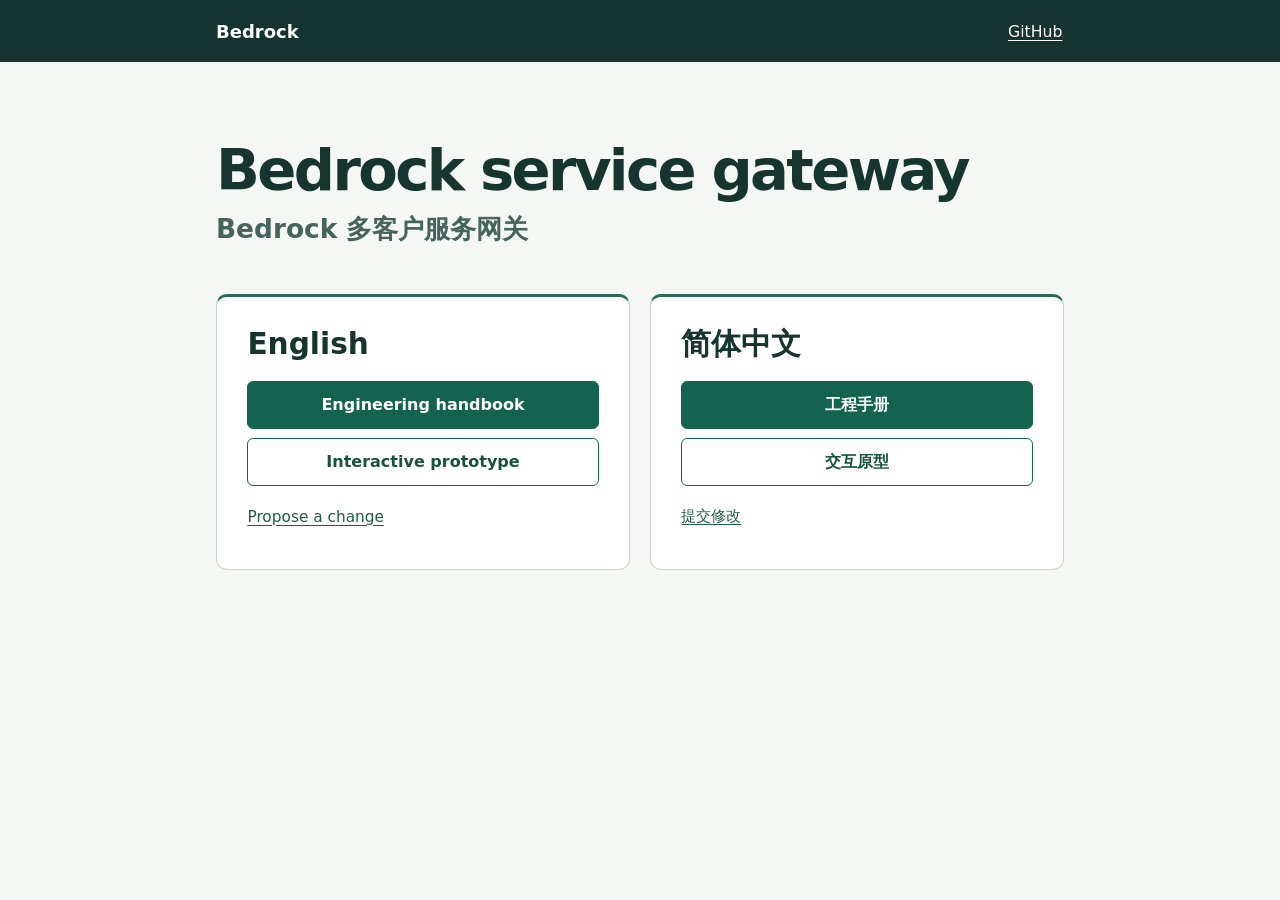
<file: projects/bedrock-gateway/index.html>
<!doctype html>
<html lang="en">
<head>
  <meta charset="utf-8">
  <meta name="viewport" content="width=device-width,initial-scale=1">
  <title>Bedrock gateway · English / 中文</title>
  <meta name="description" content="Open the Bedrock gateway engineering handbook and interactive prototype in English or Chinese.">
  <link rel="alternate" hreflang="en" href="https://bedrock-gateway-handbook.bright-bass-8857.chatgpt.site/en/">
  <link rel="alternate" hreflang="zh-CN" href="https://bedrock-gateway-handbook.bright-bass-8857.chatgpt.site/zh/">
  <link rel="alternate" hreflang="x-default" href="https://bedrock-gateway-handbook.bright-bass-8857.chatgpt.site/">
  <link rel="stylesheet" href="assets/entry.css">
  <script defer src="assets/legacy-chapters.js"></script>
</head>
<body>
  <header><div class="bar">
    <span class="brand">Bedrock</span>
    <a href="https://github.com/69755354/newme-skills/tree/bedrock-gateway-handoff/projects/bedrock-gateway">GitHub</a>
  </div></header>
  <main id="main">
    <h1>Bedrock service gateway <span lang="zh-CN">Bedrock 多客户服务网关</span></h1>
    <div class="languages">
      <section lang="en" aria-labelledby="english">
        <h2 id="english">English</h2>
        <a class="primary" href="en/" hreflang="en">Engineering handbook</a>
        <a class="secondary" href="en/prototype/" hreflang="en">Interactive prototype</a>
        <a class="edit" href="https://github.com/69755354/newme-skills/blob/bedrock-gateway-handoff/projects/bedrock-gateway/CONTRIBUTING.md#english">Propose a change</a>
      </section>
      <section lang="zh-CN" aria-labelledby="chinese">
        <h2 id="chinese">简体中文</h2>
        <a class="primary" href="zh/" hreflang="zh-CN">工程手册</a>
        <a class="secondary" href="prototype/" hreflang="zh-CN">交互原型</a>
        <a class="edit" href="https://github.com/69755354/newme-skills/blob/bedrock-gateway-handoff/projects/bedrock-gateway/CONTRIBUTING.md#中文">提交修改</a>
      </section>
    </div>
    <a class="old-chapter" data-chapter-link="" id="contents" lang="zh-CN" href="zh/#contents">手册目录 · 阅读中文手册</a>
    <a class="old-chapter" data-chapter-link="" id="overview" lang="zh-CN" href="zh/#overview">背景与范围 · 阅读中文手册</a>
    <a class="old-chapter" data-chapter-link="" id="product" lang="zh-CN" href="zh/#product">产品与权限 · 阅读中文手册</a>
    <a class="old-chapter" data-chapter-link="" id="architecture" lang="zh-CN" href="zh/#architecture">技术架构 · 阅读中文手册</a>
    <a class="old-chapter" data-chapter-link="" id="network" lang="zh-CN" href="zh/#network">迪拜固定出口 · 阅读中文手册</a>
    <a class="old-chapter" data-chapter-link="" id="identity" lang="zh-CN" href="zh/#identity">客户与 IAM · 阅读中文手册</a>
    <a class="old-chapter" data-chapter-link="" id="quota" lang="zh-CN" href="zh/#quota">用量与额度 · 阅读中文手册</a>
    <a class="old-chapter" data-chapter-link="" id="billing" lang="zh-CN" href="zh/#billing">账单与核对 · 阅读中文手册</a>
    <a class="old-chapter" data-chapter-link="" id="operations" lang="zh-CN" href="zh/#operations">运维与故障 · 阅读中文手册</a>
    <a class="old-chapter" data-chapter-link="" id="launch" lang="zh-CN" href="zh/#launch">上线验收 · 阅读中文手册</a>
    <a class="old-chapter" data-chapter-link="" id="pilot" lang="zh-CN" href="zh/#pilot">双客户试点验收 · 阅读中文手册</a>
    <a class="old-chapter" data-chapter-link="" id="references" lang="zh-CN" href="zh/#references">官方参考 · 阅读中文手册</a>
    <a class="old-chapter" data-chapter-link="" id="screens" lang="zh-CN" href="zh/#screens">原型界面 · 阅读中文手册</a>
  </main>
</body>
</html>
</file>
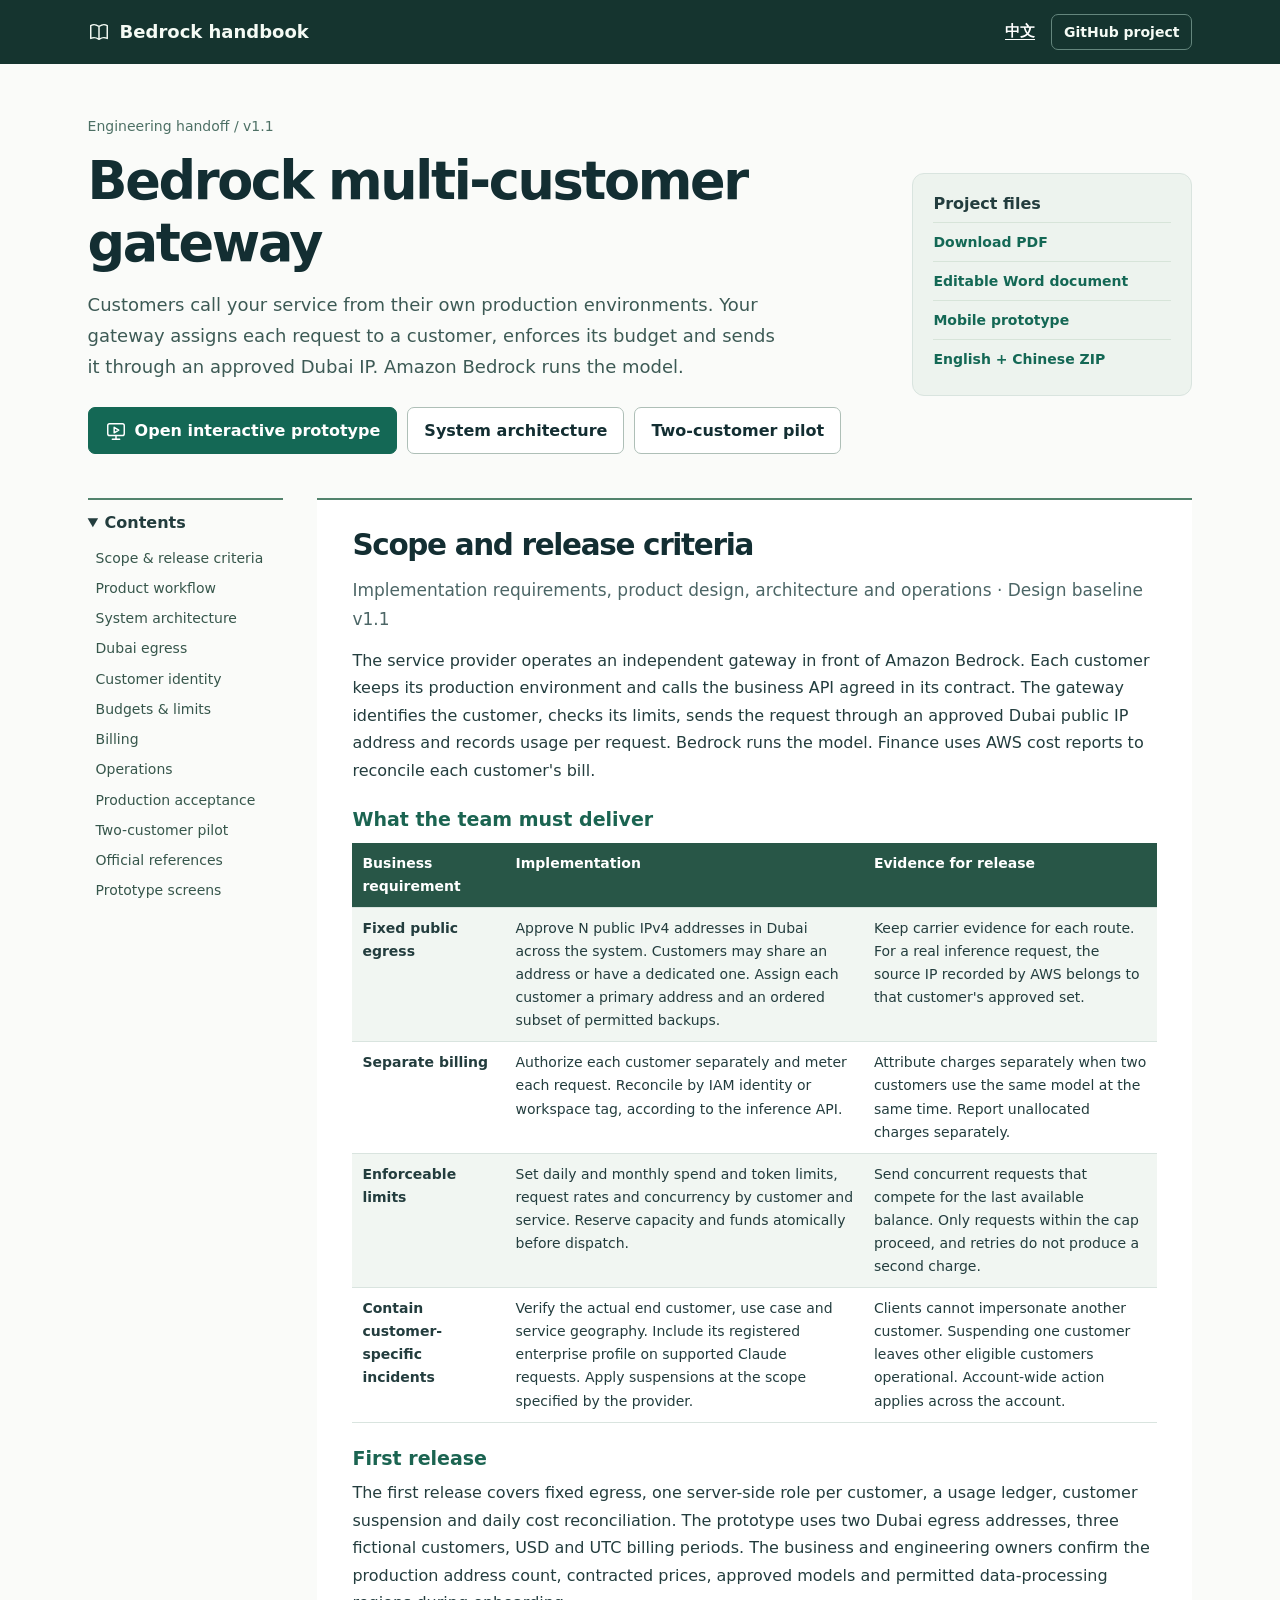
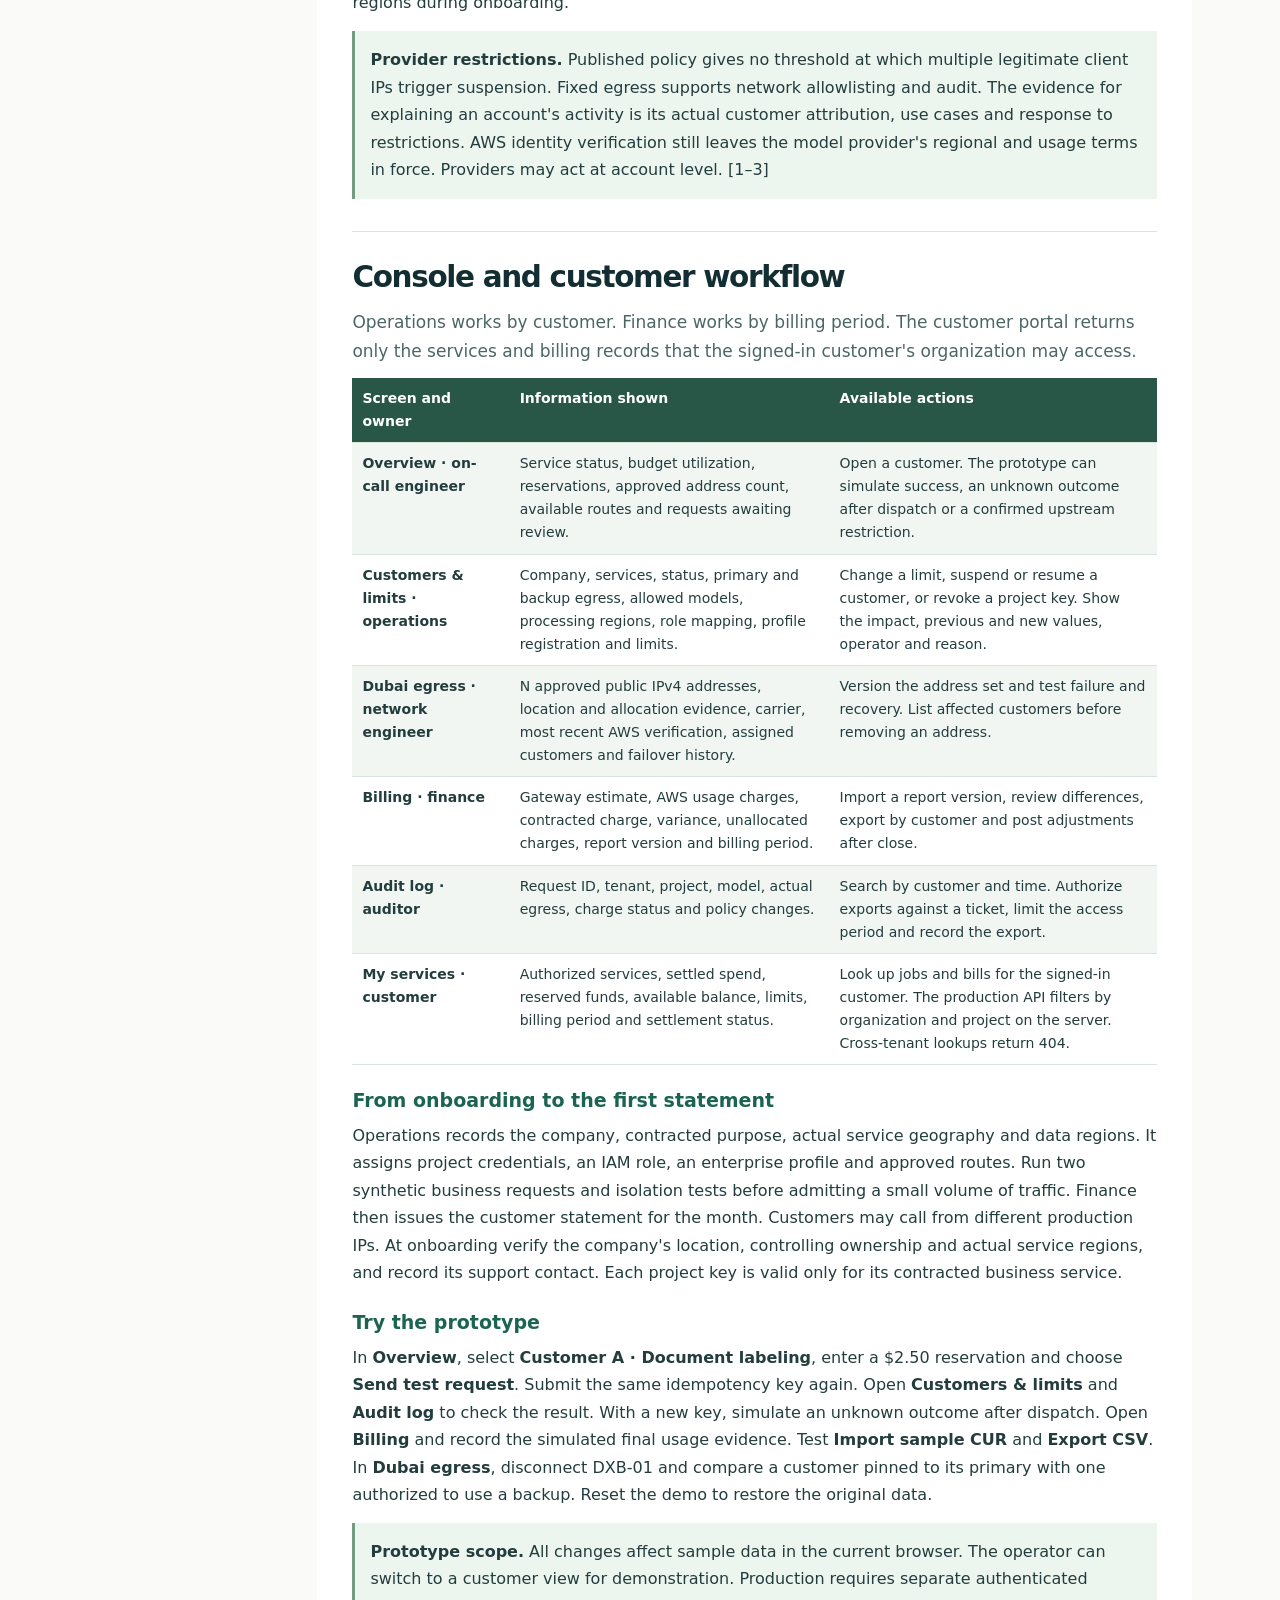
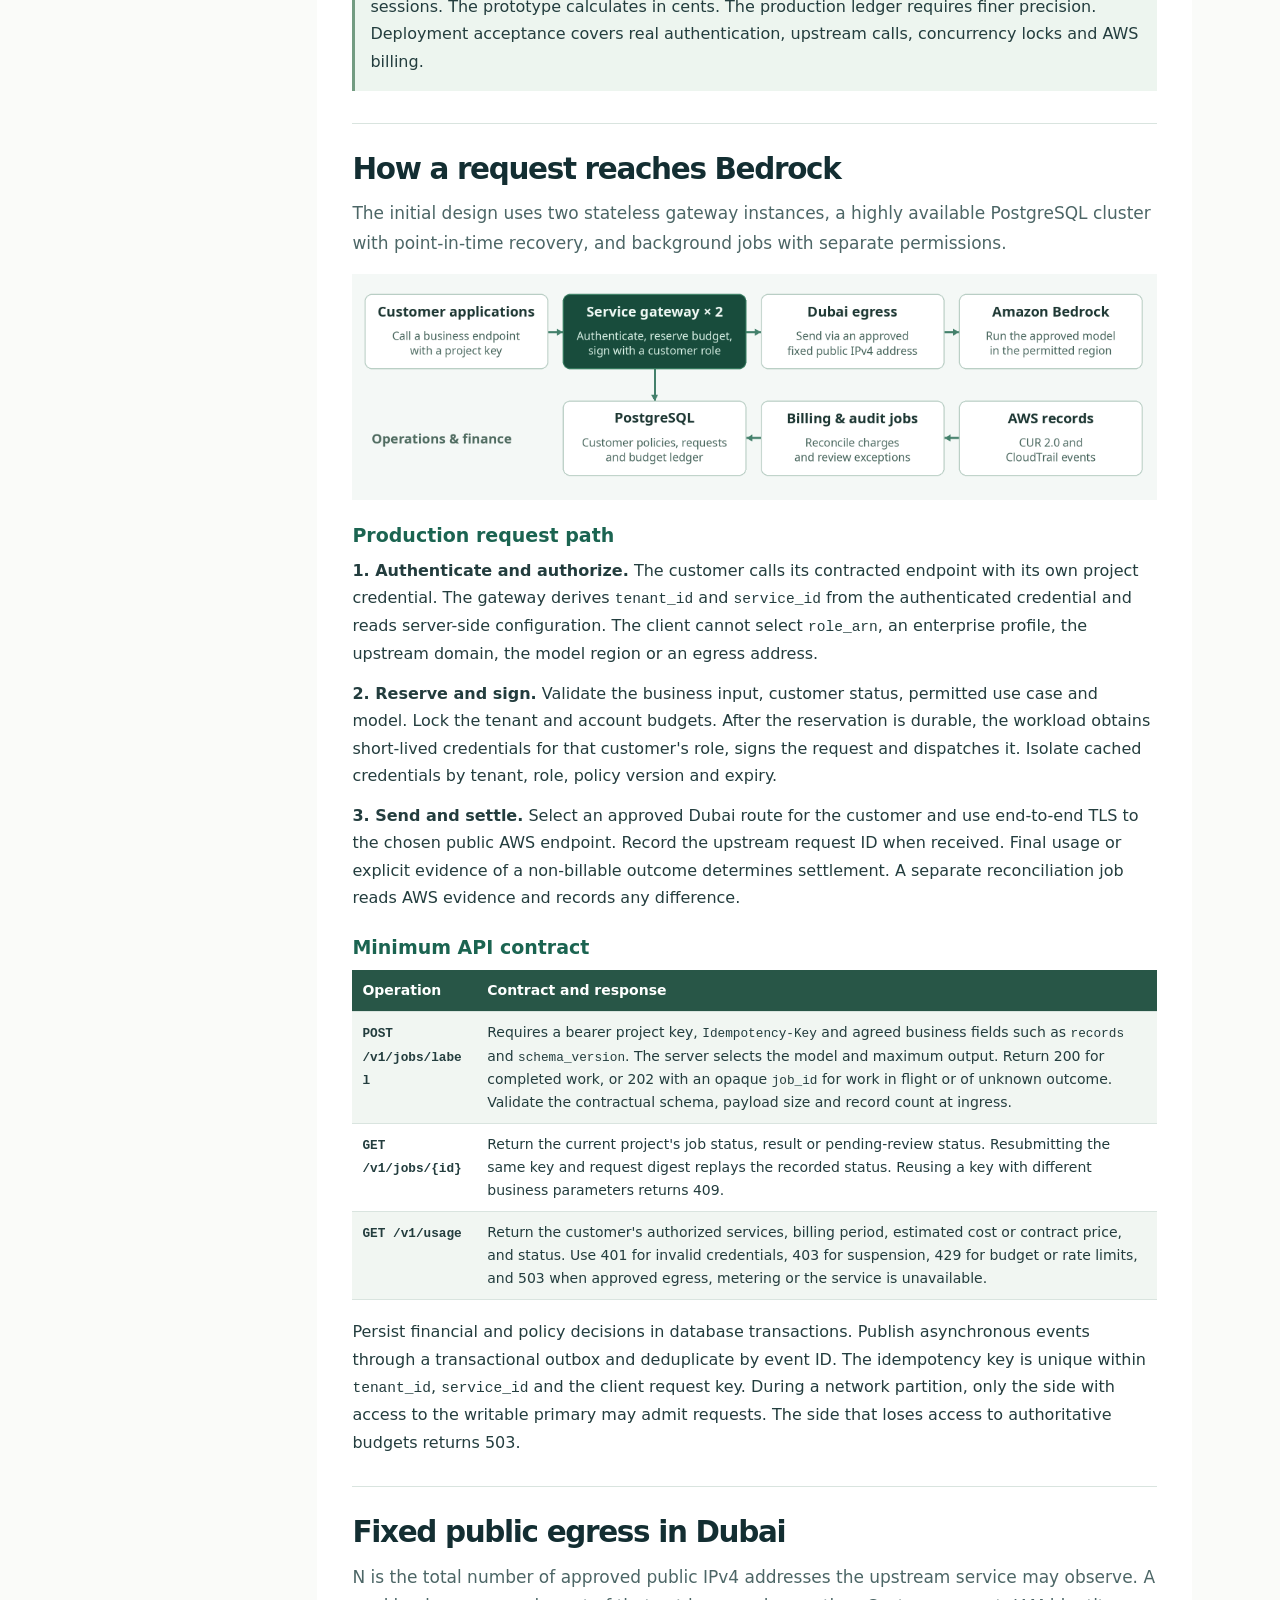
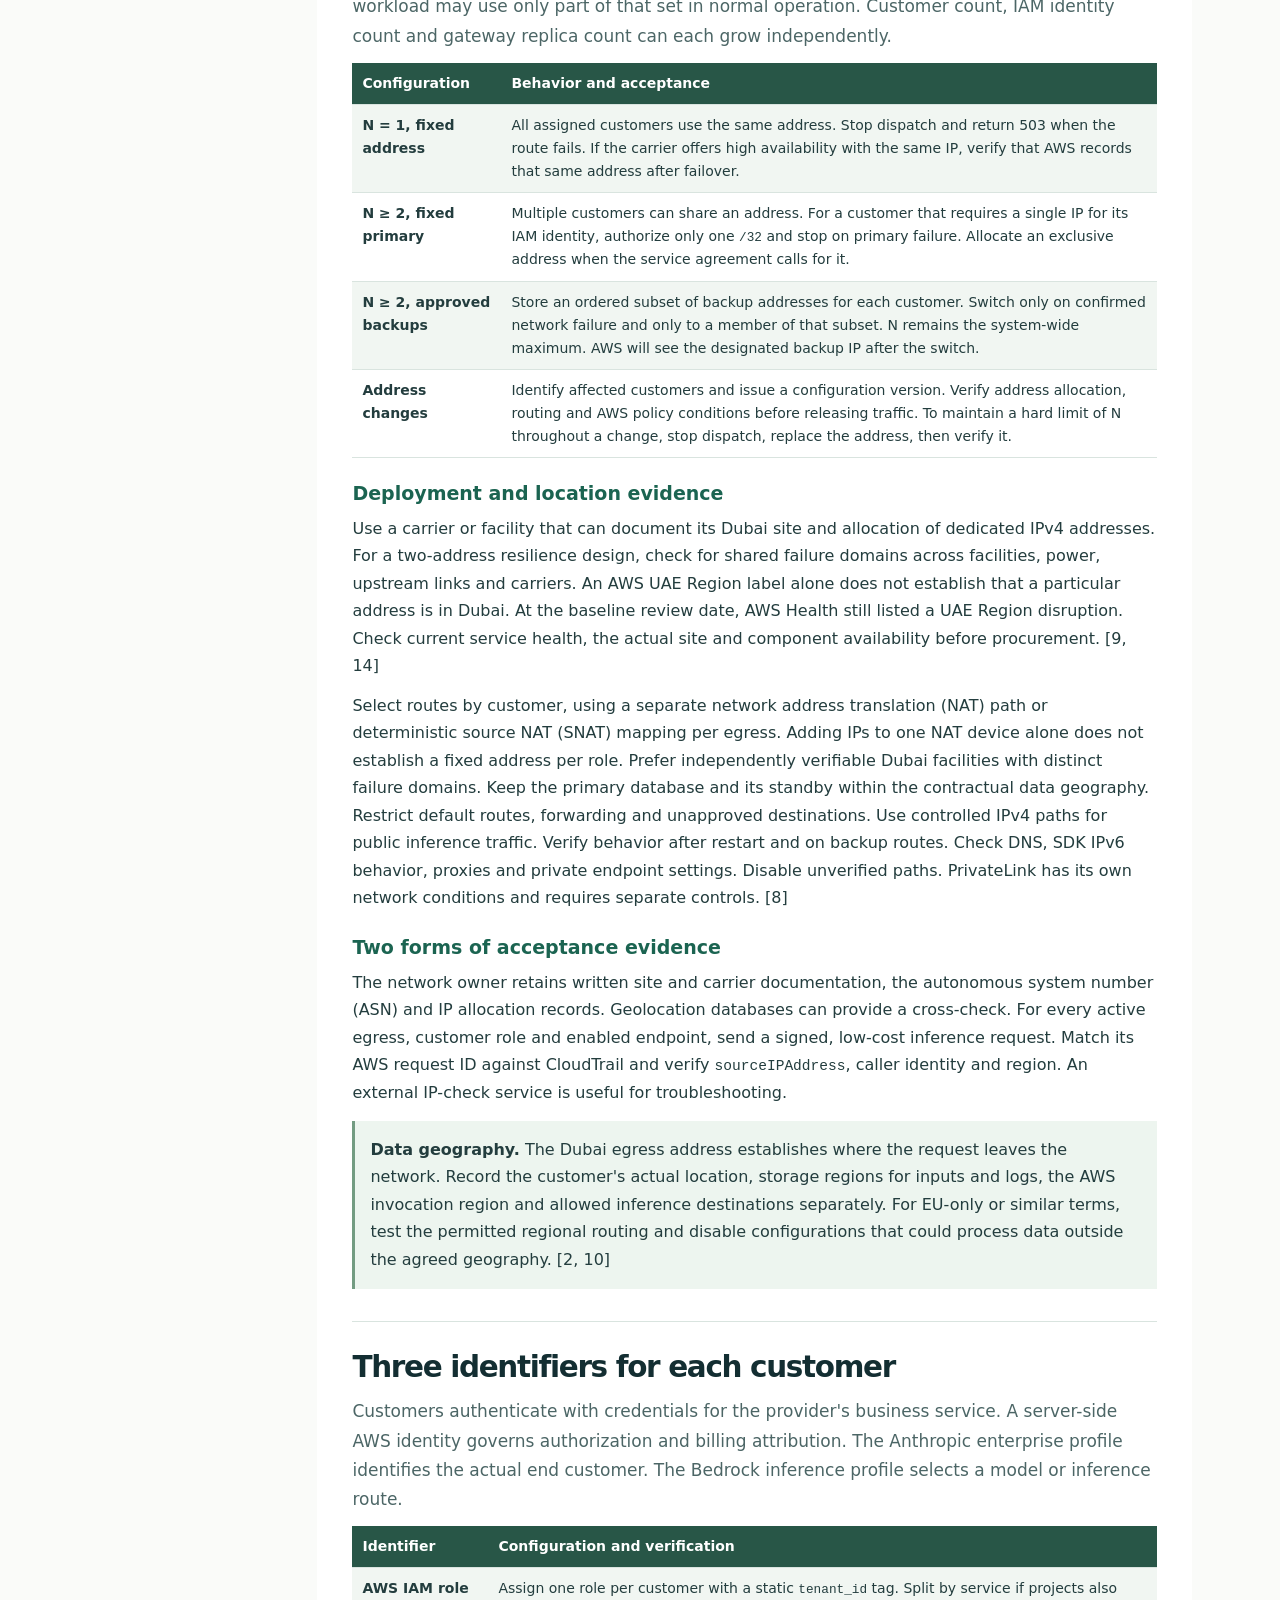
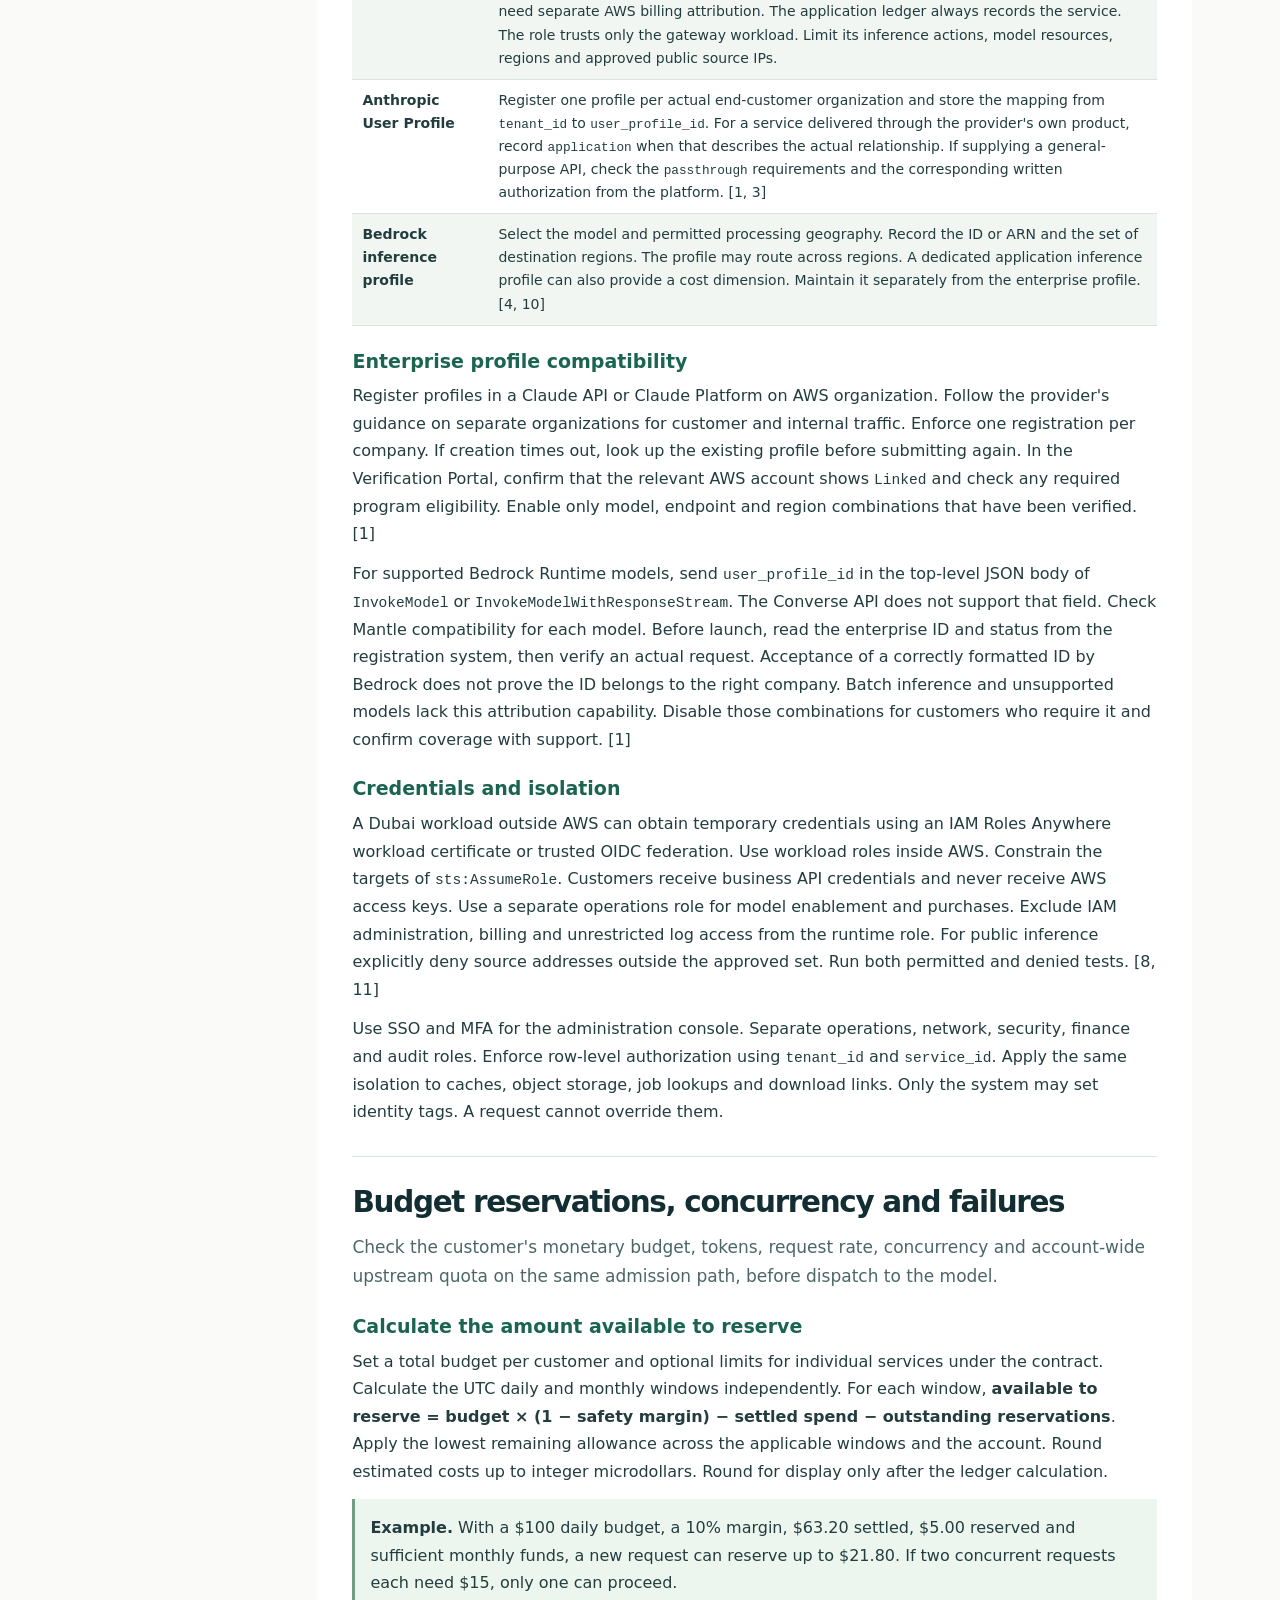
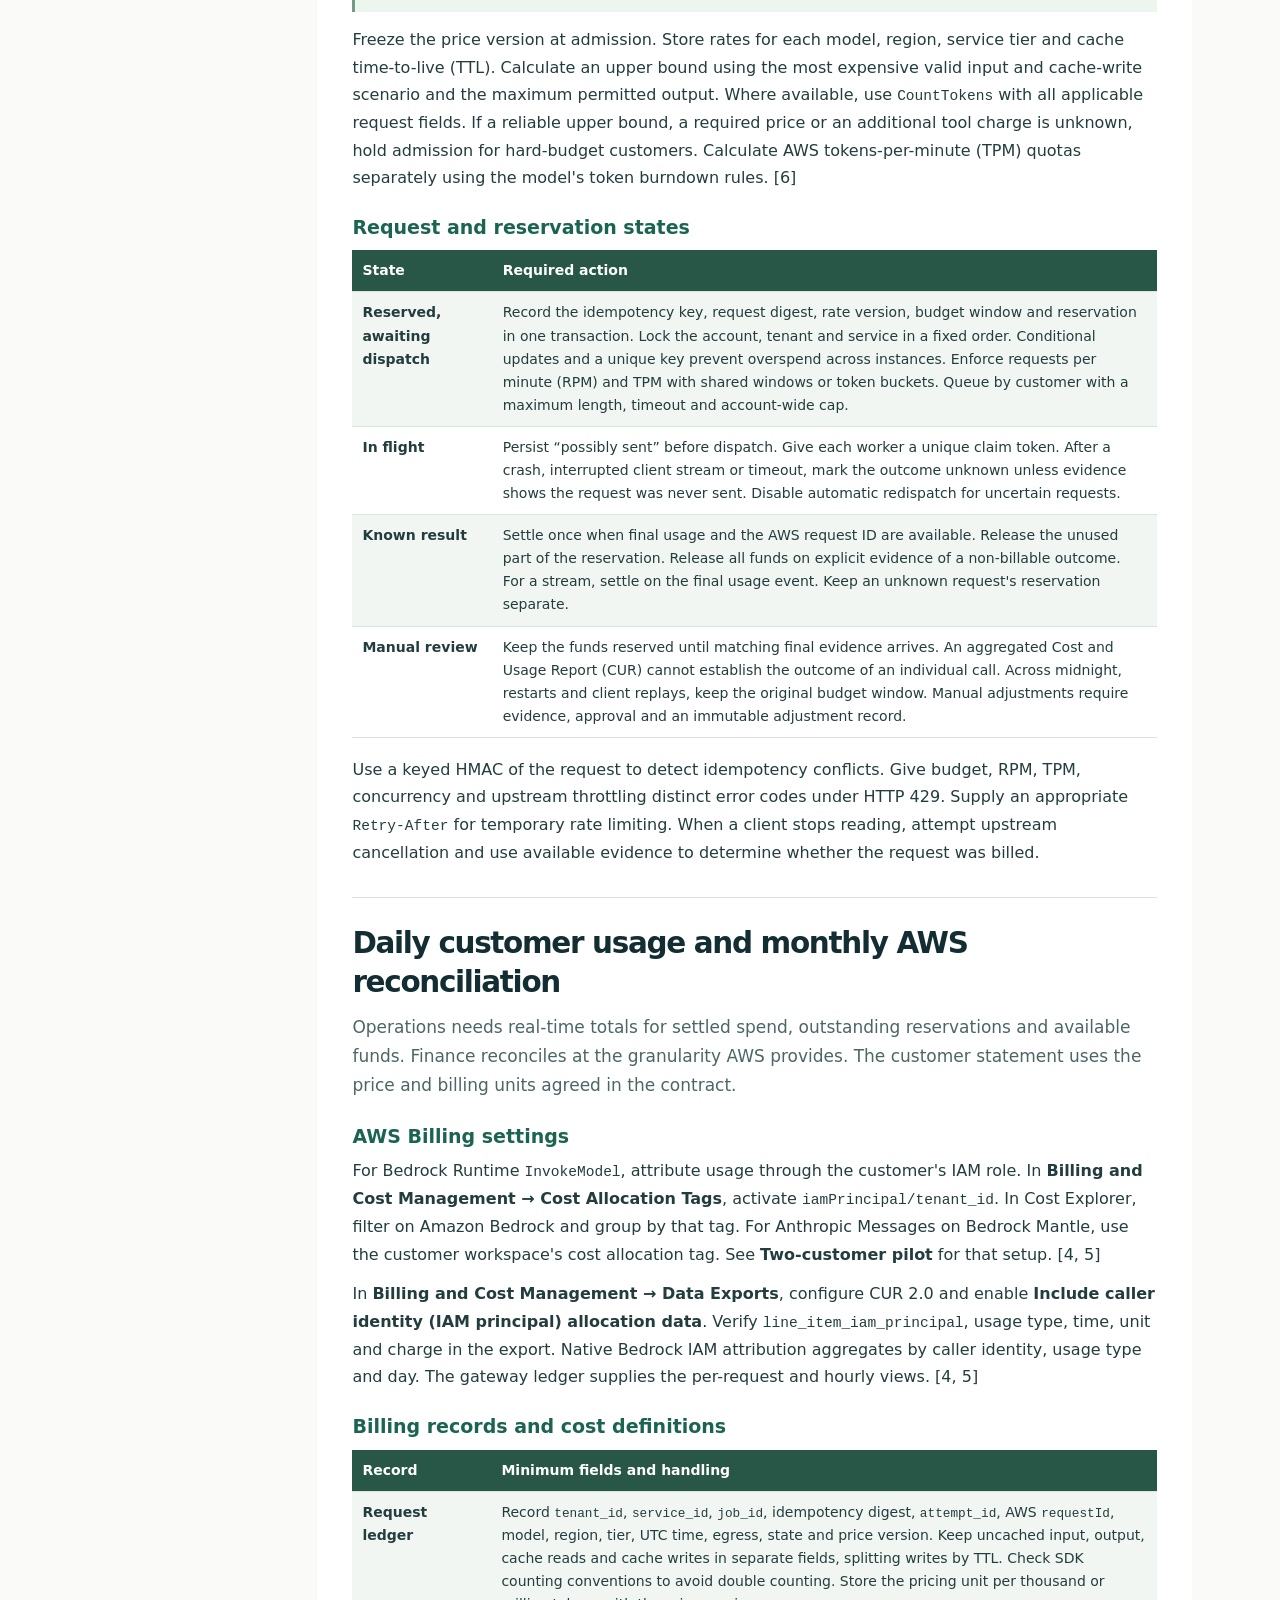
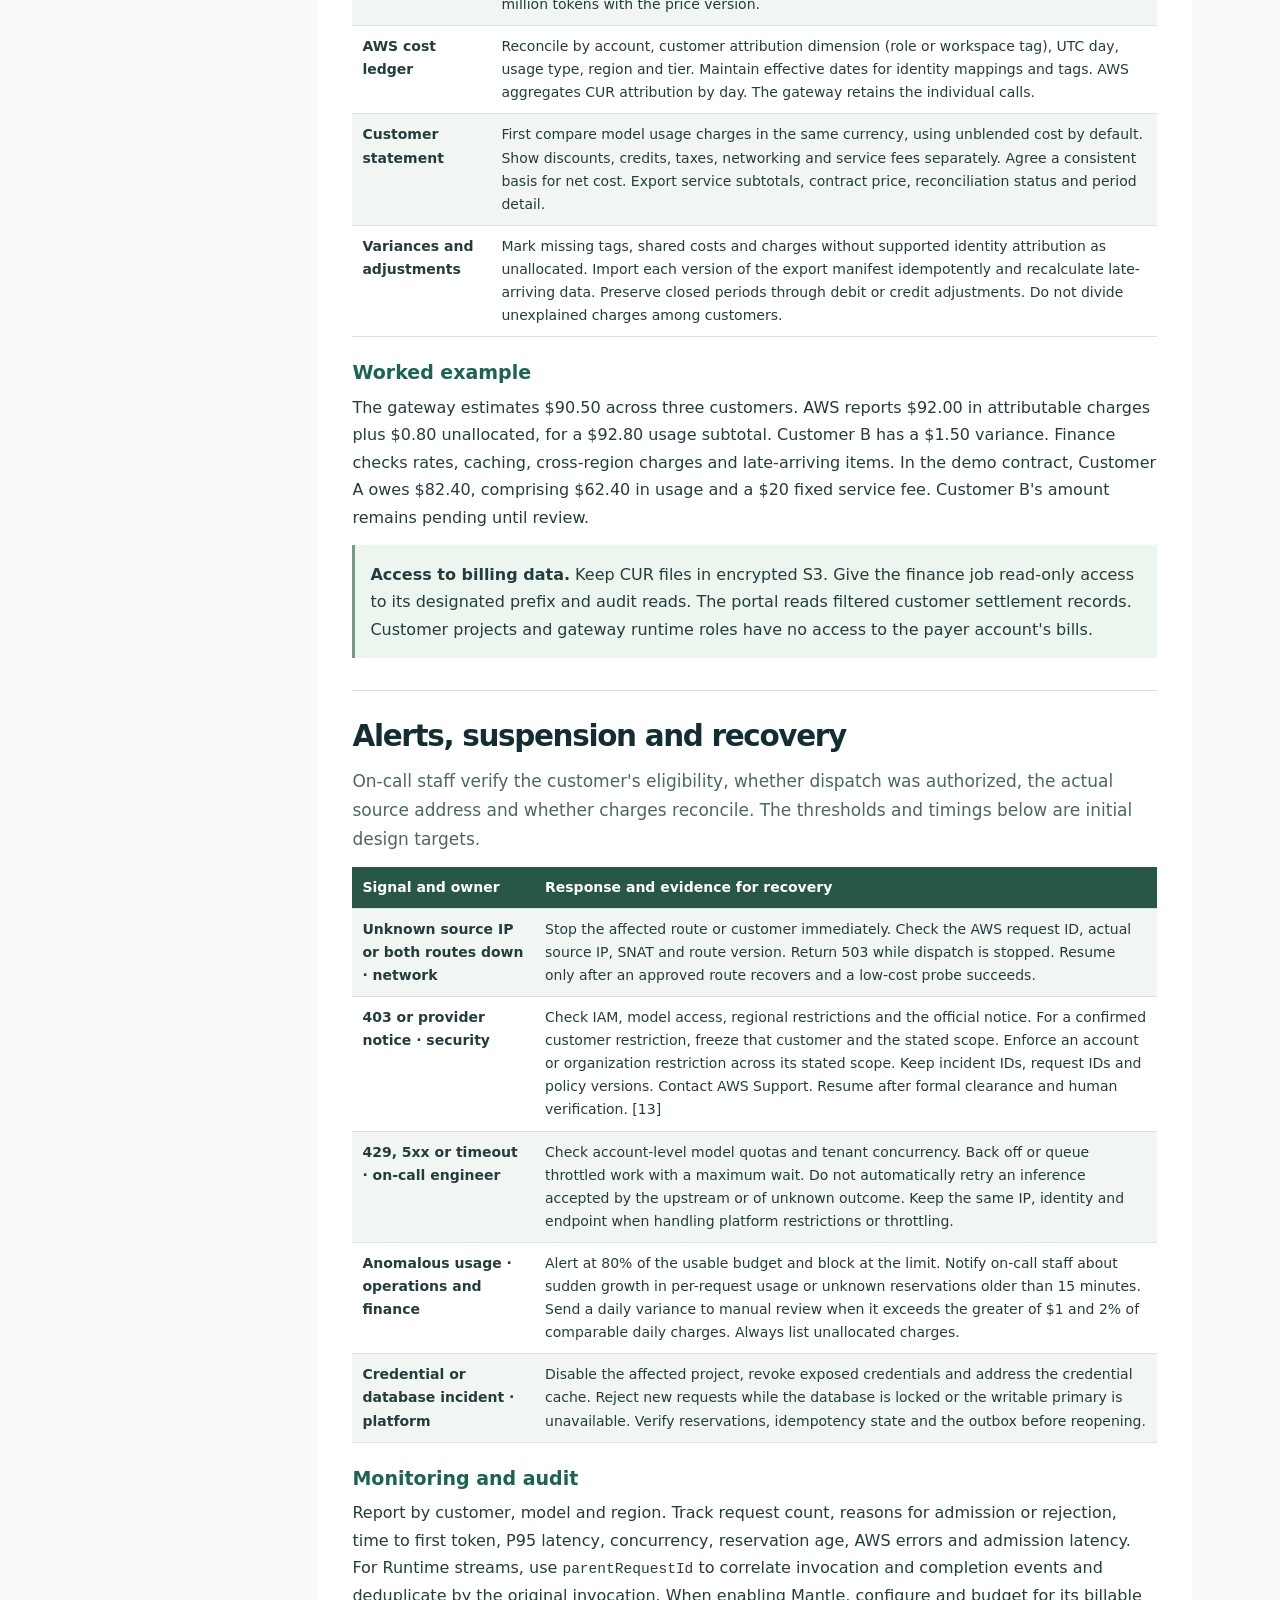
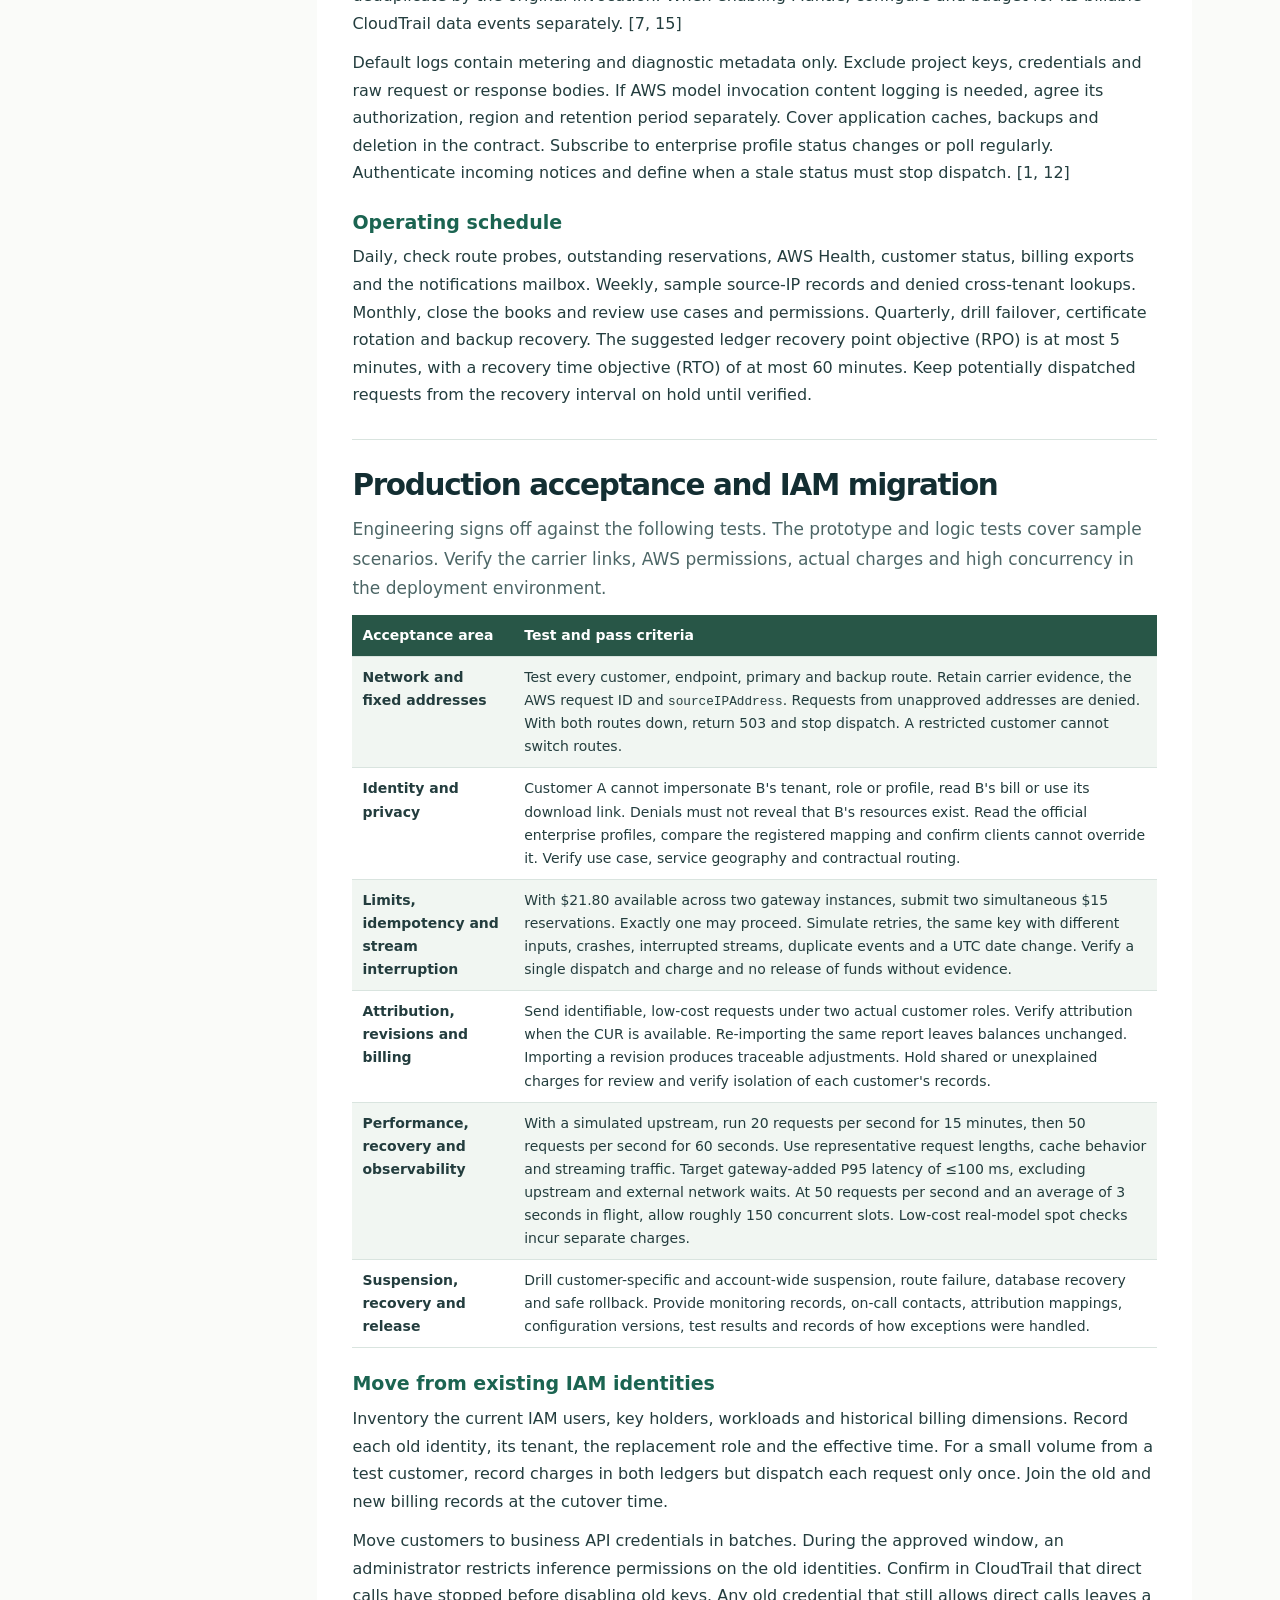
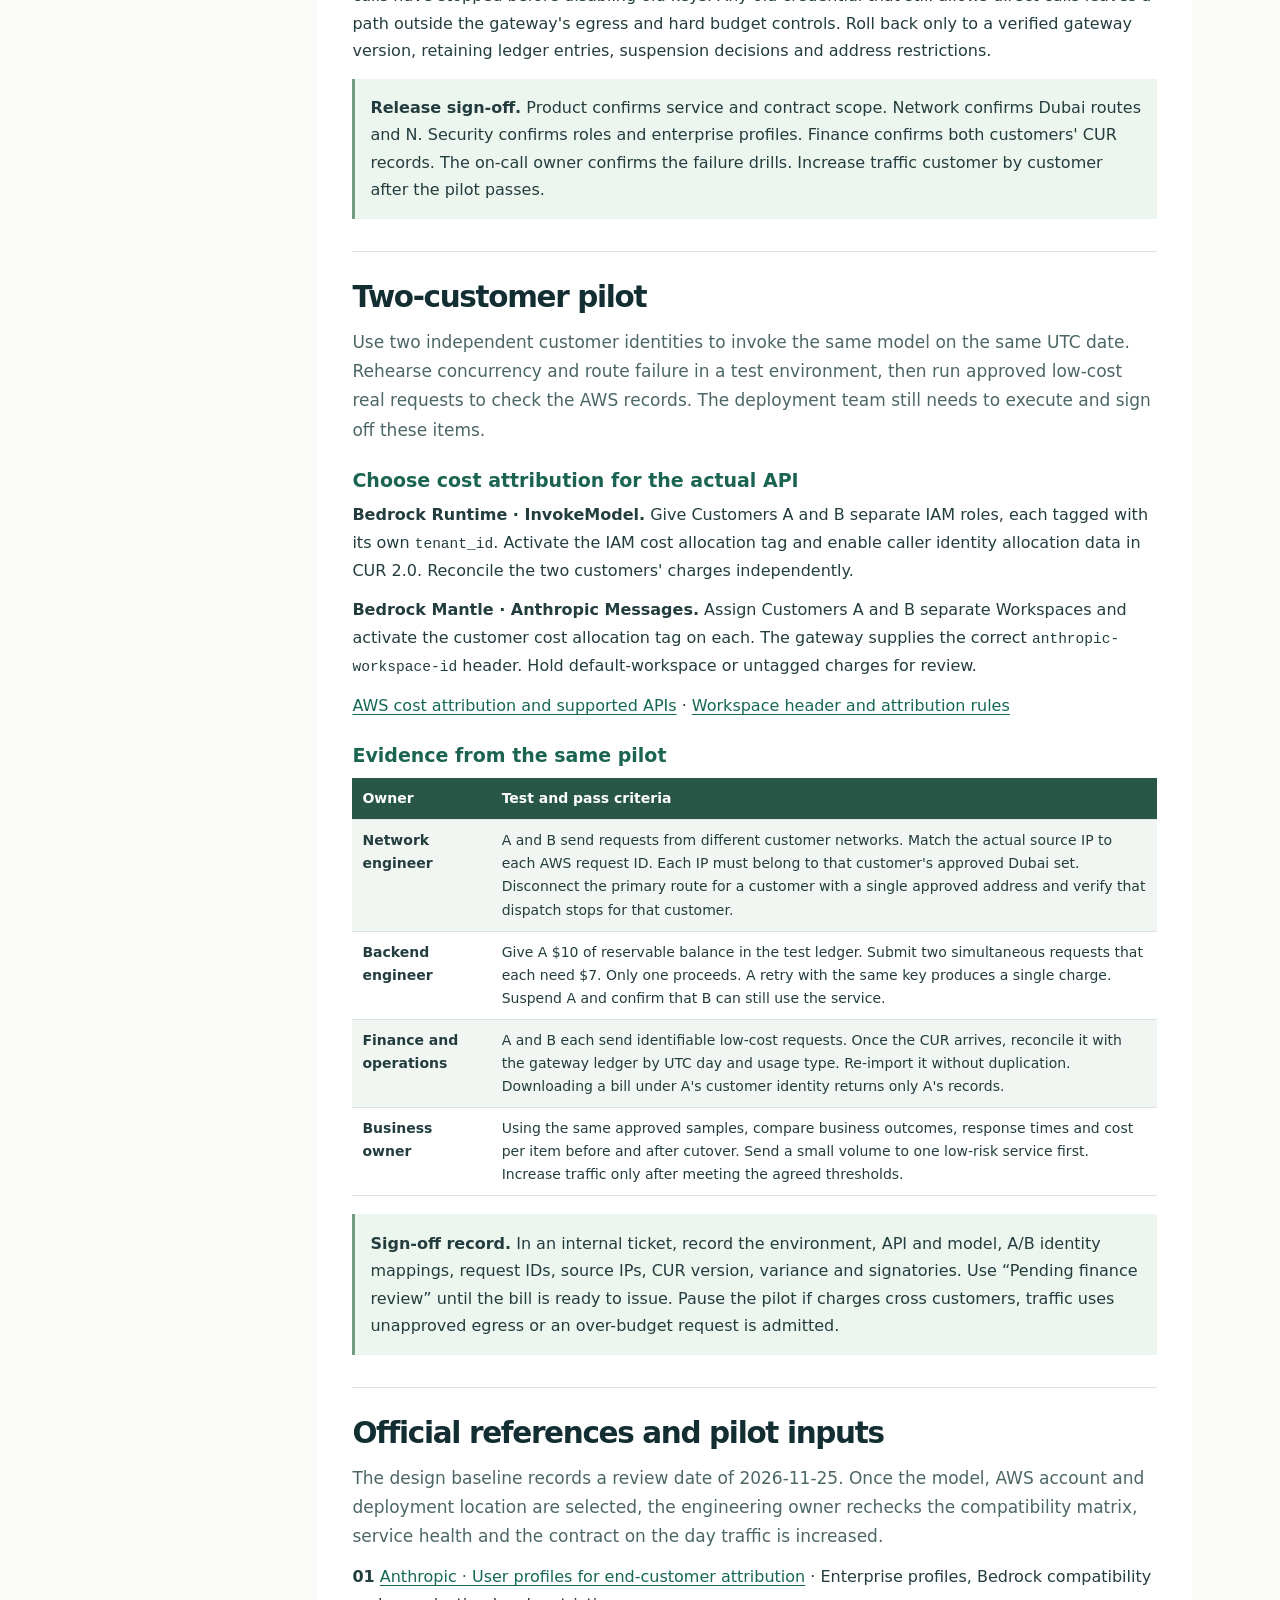
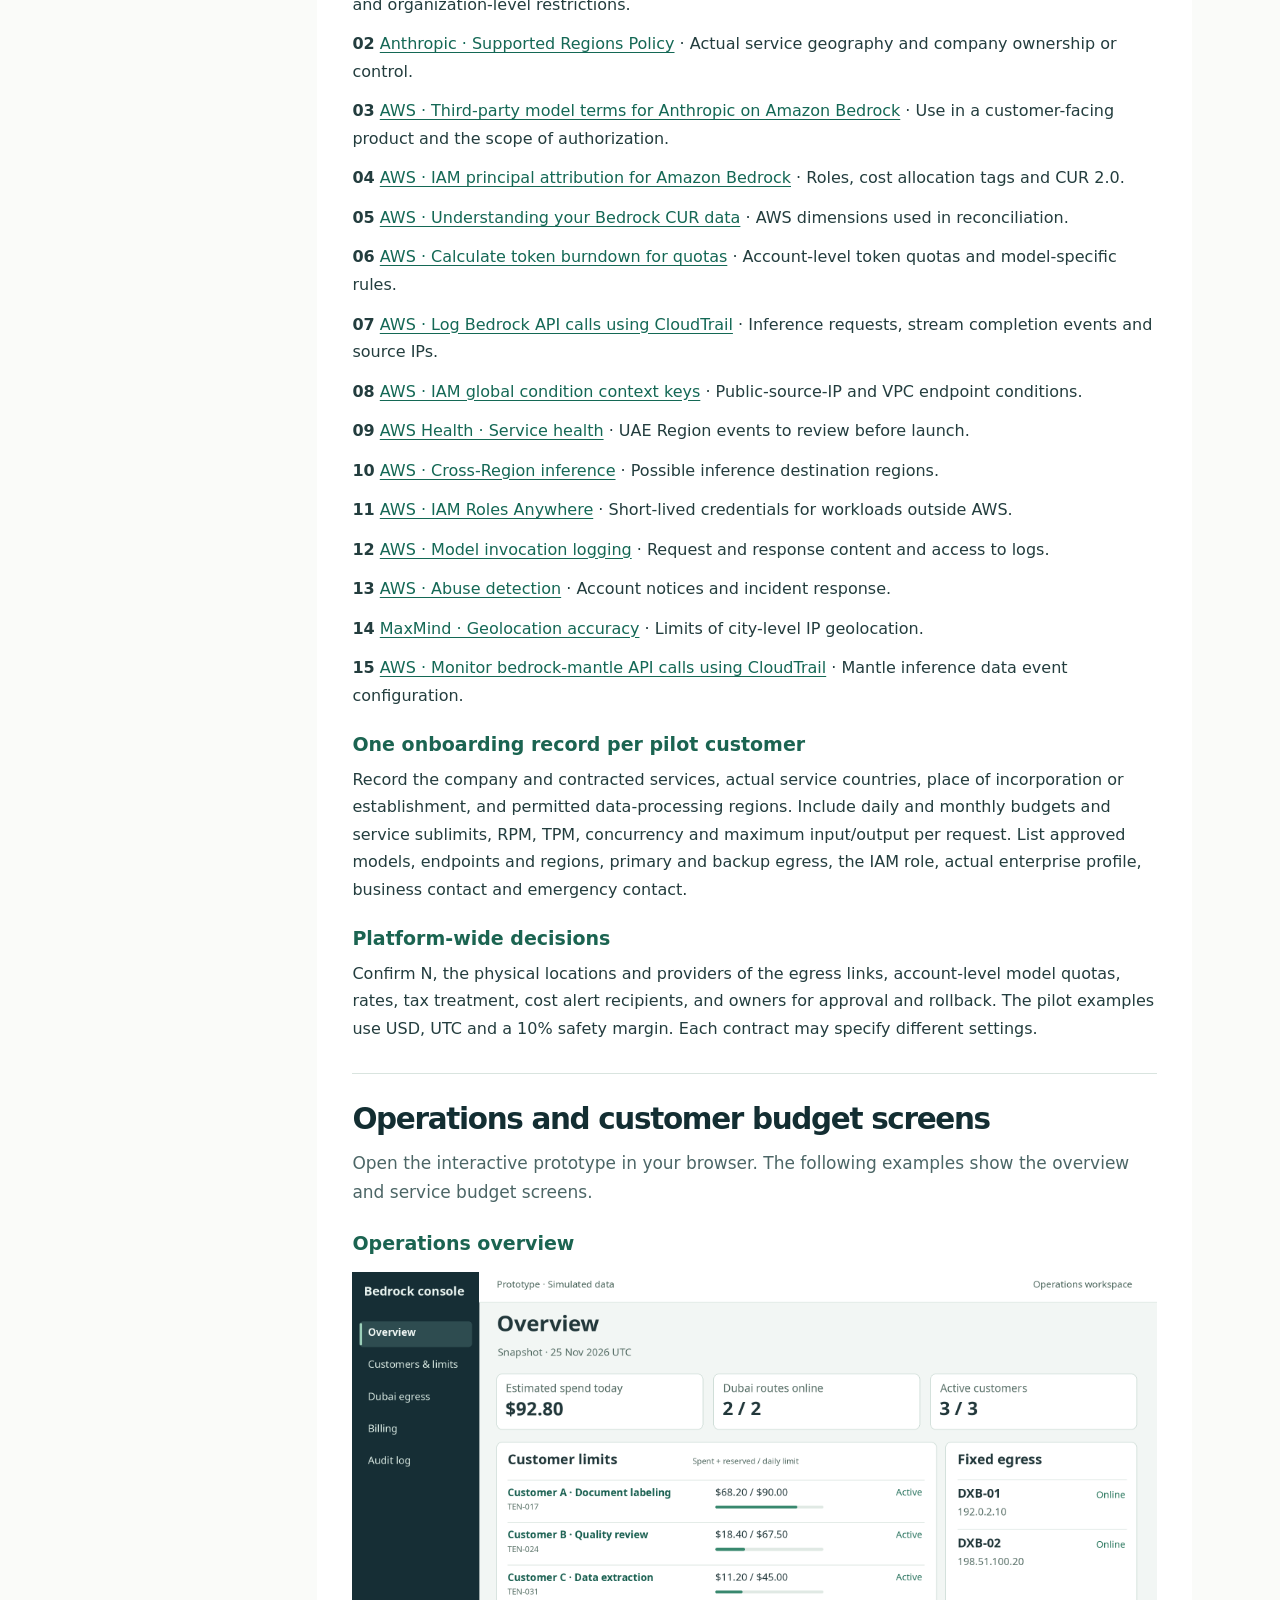
<file: projects/bedrock-gateway/en/index.html>
<!doctype html>
<html lang="en"><head><meta charset="utf-8"><meta name="viewport" content="width=device-width,initial-scale=1"><meta name="description" content="Product requirements, architecture, operations and acceptance tests for an independent multi-customer gateway to Amazon Bedrock."><title>Bedrock multi-customer gateway · Engineering handbook</title><link rel="stylesheet" href="../assets/guide.css"><link rel="alternate" hreflang="en" href="https://bedrock-gateway-handbook.bright-bass-8857.chatgpt.site/en/"><link rel="alternate" hreflang="zh-CN" href="https://bedrock-gateway-handbook.bright-bass-8857.chatgpt.site/zh/"><script src="../assets/language.js" defer></script><link rel="alternate" hreflang="x-default" href="https://bedrock-gateway-handbook.bright-bass-8857.chatgpt.site/"></head><body><a class="skip" href="#contents">Skip to the handbook</a><header class="mast"><div class="mast-in"><a class="brand" href="./"><svg viewbox="0 0 24 24" width="22" height="22" fill="none" stroke="currentColor" stroke-width="1.6" stroke-linecap="round" stroke-linejoin="round" aria-hidden="true"><path d="M3 5c4-2 6-1 9 1 3-2 5-3 9-1v14c-4-2-6-1-9 1-3-2-5-3-9-1zM12 6v14"></path></svg><span>Bedrock handbook</span></a><div class="mast-links"><a href="../zh/" class="language" hreflang="zh-CN" lang="zh-CN" data-lang-switch="1">中文</a><a class="git" href="https://github.com/69755354/newme-skills/tree/bedrock-gateway-handoff/projects/bedrock-gateway">GitHub project</a></div></div></header><main><div class="hero"><div><p class="edition">Engineering handoff   /   v1.1</p><h1>Bedrock multi-customer gateway</h1><p class="summary">Customers call your service from their own production environments. Your gateway assigns each request to a customer, enforces its budget and sends it through an approved Dubai IP. Amazon Bedrock runs the model.</p><div class="hero-actions"><a class="button primary" href="prototype/"><svg viewbox="0 0 24 24" width="22" height="22" fill="none" stroke="currentColor" stroke-width="1.6" stroke-linecap="round" stroke-linejoin="round" aria-hidden="true"><rect x="3" y="4" width="18" height="13" rx="2"></rect><path d="M8 21h8m-4-4v4m-2-13 5 3-5 3z"></path></svg>Open interactive prototype</a><a class="button" href="#architecture">System architecture</a><a class="button" href="#pilot">Two-customer pilot</a></div></div><aside class="downloads"><h2>Project files</h2><a href="../downloads/Bedrock_Gateway_Design_EN.pdf">Download PDF</a><a href="../downloads/Bedrock_Gateway_Design_EN.docx">Editable Word document</a><a href="mobile.html">Mobile prototype</a><a href="../downloads/Bedrock_Gateway_Handoff.zip">English + Chinese ZIP</a></aside></div><div class="layout" id="contents"><aside class="toc"><details open><summary>Contents</summary><nav aria-label="Handbook contents"><a href="#overview">Scope &amp; release criteria</a><a href="#product">Product workflow</a><a href="#architecture">System architecture</a><a href="#network">Dubai egress</a><a href="#identity">Customer identity</a><a href="#quota">Budgets &amp; limits</a><a href="#billing">Billing</a><a href="#operations">Operations</a><a href="#launch">Production acceptance</a><a href="#pilot">Two-customer pilot</a><a href="#references">Official references</a><a href="#screens">Prototype screens</a></nav></details></aside><article><section id="overview" class="chapter"><h2>Scope and release criteria</h2><p class="lead-copy">Implementation requirements, product design, architecture and operations · Design baseline v1.1</p>
<p>The service provider operates an independent gateway in front of Amazon Bedrock. Each customer keeps its production environment and calls the business API agreed in its contract. The gateway identifies the customer, checks its limits, sends the request through an approved Dubai public IP address and records usage per request. Bedrock runs the model. Finance uses AWS cost reports to reconcile each customer's bill.</p>
<h3 id="what-the-team-must-deliver">What the team must deliver</h3>
<div tabindex="0" class="table-scroll"><table>
<thead>
<tr class="header">
<th>Business requirement</th>
<th>Implementation</th>
<th>Evidence for release</th>
</tr>
</thead>
<tbody>
<tr class="odd">
<td>Fixed public egress</td>
<td>Approve N public IPv4 addresses in Dubai across the system. Customers may share an address or have a dedicated one. Assign each customer a primary address and an ordered subset of permitted backups.</td>
<td>Keep carrier evidence for each route. For a real inference request, the source IP recorded by AWS belongs to that customer's approved set.</td>
</tr>
<tr class="even">
<td>Separate billing</td>
<td>Authorize each customer separately and meter each request. Reconcile by IAM identity or workspace tag, according to the inference API.</td>
<td>Attribute charges separately when two customers use the same model at the same time. Report unallocated charges separately.</td>
</tr>
<tr class="odd">
<td>Enforceable limits</td>
<td>Set daily and monthly spend and token limits, request rates and concurrency by customer and service. Reserve capacity and funds atomically before dispatch.</td>
<td>Send concurrent requests that compete for the last available balance. Only requests within the cap proceed, and retries do not produce a second charge.</td>
</tr>
<tr class="even">
<td>Contain customer-specific incidents</td>
<td>Verify the actual end customer, use case and service geography. Include its registered enterprise profile on supported Claude requests. Apply suspensions at the scope specified by the provider.</td>
<td>Clients cannot impersonate another customer. Suspending one customer leaves other eligible customers operational. Account-wide action applies across the account.</td>
</tr>
</tbody>
</table>
</div><h3 id="first-release">First release</h3>
<p>The first release covers fixed egress, one server-side role per customer, a usage ledger, customer suspension and daily cost reconciliation. The prototype uses two Dubai egress addresses, three fictional customers, USD and UTC billing periods. The business and engineering owners confirm the production address count, contracted prices, approved models and permitted data-processing regions during onboarding.</p>
<aside class="note">
<p><strong>Provider restrictions.</strong> Published policy gives no threshold at which multiple legitimate client IPs trigger suspension. Fixed egress supports network allowlisting and audit. The evidence for explaining an account's activity is its actual customer attribution, use cases and response to restrictions. AWS identity verification still leaves the model provider's regional and usage terms in force. Providers may act at account level. [1–3]</p>
</aside>
</section><section id="product" class="chapter"><h2>Console and customer workflow</h2><p class="lead-copy">Operations works by customer. Finance works by billing period. The customer portal returns only the services and billing records that the signed-in customer's organization may access.</p>
<div tabindex="0" class="table-scroll"><table>
<thead>
<tr class="header">
<th>Screen and owner</th>
<th>Information shown</th>
<th>Available actions</th>
</tr>
</thead>
<tbody>
<tr class="odd">
<td>Overview · on-call engineer</td>
<td>Service status, budget utilization, reservations, approved address count, available routes and requests awaiting review.</td>
<td>Open a customer. The prototype can simulate success, an unknown outcome after dispatch or a confirmed upstream restriction.</td>
</tr>
<tr class="even">
<td>Customers &amp; limits · operations</td>
<td>Company, services, status, primary and backup egress, allowed models, processing regions, role mapping, profile registration and limits.</td>
<td>Change a limit, suspend or resume a customer, or revoke a project key. Show the impact, previous and new values, operator and reason.</td>
</tr>
<tr class="odd">
<td>Dubai egress · network engineer</td>
<td>N approved public IPv4 addresses, location and allocation evidence, carrier, most recent AWS verification, assigned customers and failover history.</td>
<td>Version the address set and test failure and recovery. List affected customers before removing an address.</td>
</tr>
<tr class="even">
<td>Billing · finance</td>
<td>Gateway estimate, AWS usage charges, contracted charge, variance, unallocated charges, report version and billing period.</td>
<td>Import a report version, review differences, export by customer and post adjustments after close.</td>
</tr>
<tr class="odd">
<td>Audit log · auditor</td>
<td>Request ID, tenant, project, model, actual egress, charge status and policy changes.</td>
<td>Search by customer and time. Authorize exports against a ticket, limit the access period and record the export.</td>
</tr>
<tr class="even">
<td>My services · customer</td>
<td>Authorized services, settled spend, reserved funds, available balance, limits, billing period and settlement status.</td>
<td>Look up jobs and bills for the signed-in customer. The production API filters by organization and project on the server. Cross-tenant lookups return 404.</td>
</tr>
</tbody>
</table>
</div><h3 id="from-onboarding-to-the-first-statement">From onboarding to the first statement</h3>
<p>Operations records the company, contracted purpose, actual service geography and data regions. It assigns project credentials, an IAM role, an enterprise profile and approved routes. Run two synthetic business requests and isolation tests before admitting a small volume of traffic. Finance then issues the customer statement for the month. Customers may call from different production IPs. At onboarding verify the company's location, controlling ownership and actual service regions, and record its support contact. Each project key is valid only for its contracted business service.</p>
<h3 id="try-the-prototype">Try the prototype</h3>
<p>In <strong>Overview</strong>, select <strong>Customer A · Document labeling</strong>, enter a $2.50 reservation and choose <strong>Send test request</strong>. Submit the same idempotency key again. Open <strong>Customers &amp; limits</strong> and <strong>Audit log</strong> to check the result. With a new key, simulate an unknown outcome after dispatch. Open <strong>Billing</strong> and record the simulated final usage evidence. Test <strong>Import sample CUR</strong> and <strong>Export CSV</strong>. In <strong>Dubai egress</strong>, disconnect DXB-01 and compare a customer pinned to its primary with one authorized to use a backup. Reset the demo to restore the original data.</p>
<aside class="note">
<p><strong>Prototype scope.</strong> All changes affect sample data in the current browser. The operator can switch to a customer view for demonstration. Production requires separate authenticated sessions. The prototype calculates in cents. The production ledger requires finer precision. Deployment acceptance covers real authentication, upstream calls, concurrency locks and AWS billing.</p>
</aside>
</section><section id="architecture" class="chapter"><h2>How a request reaches Bedrock</h2><p class="lead-copy">The initial design uses two stateless gateway instances, a highly available PostgreSQL cluster with point-in-time recovery, and background jobs with separate permissions.</p>
<figure><img src="../assets/architecture-en.png" alt="Customer applications, gateway, Dubai egress, Bedrock and usage ledger" loading="lazy"></figure>
<h3 id="production-request-path">Production request path</h3>
<p><strong>1. Authenticate and authorize.</strong> The customer calls its contracted endpoint with its own project credential. The gateway derives <code>tenant_id</code> and <code>service_id</code> from the authenticated credential and reads server-side configuration. The client cannot select <code>role_arn</code>, an enterprise profile, the upstream domain, the model region or an egress address.</p>
<p><strong>2. Reserve and sign.</strong> Validate the business input, customer status, permitted use case and model. Lock the tenant and account budgets. After the reservation is durable, the workload obtains short-lived credentials for that customer's role, signs the request and dispatches it. Isolate cached credentials by tenant, role, policy version and expiry.</p>
<p><strong>3. Send and settle.</strong> Select an approved Dubai route for the customer and use end-to-end TLS to the chosen public AWS endpoint. Record the upstream request ID when received. Final usage or explicit evidence of a non-billable outcome determines settlement. A separate reconciliation job reads AWS evidence and records any difference.</p>
<h3 id="minimum-api-contract">Minimum API contract</h3>
<div tabindex="0" class="table-scroll"><table>
<thead>
<tr class="header">
<th>Operation</th>
<th>Contract and response</th>
</tr>
</thead>
<tbody>
<tr class="odd">
<td><code>POST /v1/jobs/label</code></td>
<td>Requires a bearer project key, <code>Idempotency-Key</code> and agreed business fields such as <code>records</code> and <code>schema_version</code>. The server selects the model and maximum output. Return 200 for completed work, or 202 with an opaque <code>job_id</code> for work in flight or of unknown outcome. Validate the contractual schema, payload size and record count at ingress.</td>
</tr>
<tr class="even">
<td><code>GET /v1/jobs/{id}</code></td>
<td>Return the current project's job status, result or pending-review status. Resubmitting the same key and request digest replays the recorded status. Reusing a key with different business parameters returns 409.</td>
</tr>
<tr class="odd">
<td><code>GET /v1/usage</code></td>
<td>Return the customer's authorized services, billing period, estimated cost or contract price, and status. Use 401 for invalid credentials, 403 for suspension, 429 for budget or rate limits, and 503 when approved egress, metering or the service is unavailable.</td>
</tr>
</tbody>
</table>
</div><p>Persist financial and policy decisions in database transactions. Publish asynchronous events through a transactional outbox and deduplicate by event ID. The idempotency key is unique within <code>tenant_id</code>, <code>service_id</code> and the client request key. During a network partition, only the side with access to the writable primary may admit requests. The side that loses access to authoritative budgets returns 503.</p>
</section><section id="network" class="chapter"><h2>Fixed public egress in Dubai</h2><p class="lead-copy">N is the total number of approved public IPv4 addresses the upstream service may observe. A workload may use only part of that set in normal operation. Customer count, IAM identity count and gateway replica count can each grow independently.</p>
<div tabindex="0" class="table-scroll"><table>
<thead>
<tr class="header">
<th>Configuration</th>
<th>Behavior and acceptance</th>
</tr>
</thead>
<tbody>
<tr class="odd">
<td>N = 1, fixed address</td>
<td>All assigned customers use the same address. Stop dispatch and return 503 when the route fails. If the carrier offers high availability with the same IP, verify that AWS records that same address after failover.</td>
</tr>
<tr class="even">
<td>N ≥ 2, fixed primary</td>
<td>Multiple customers can share an address. For a customer that requires a single IP for its IAM identity, authorize only one <code>/32</code> and stop on primary failure. Allocate an exclusive address when the service agreement calls for it.</td>
</tr>
<tr class="odd">
<td>N ≥ 2, approved backups</td>
<td>Store an ordered subset of backup addresses for each customer. Switch only on confirmed network failure and only to a member of that subset. N remains the system-wide maximum. AWS will see the designated backup IP after the switch.</td>
</tr>
<tr class="even">
<td>Address changes</td>
<td>Identify affected customers and issue a configuration version. Verify address allocation, routing and AWS policy conditions before releasing traffic. To maintain a hard limit of N throughout a change, stop dispatch, replace the address, then verify it.</td>
</tr>
</tbody>
</table>
</div><h3 id="deployment-and-location-evidence">Deployment and location evidence</h3>
<p>Use a carrier or facility that can document its Dubai site and allocation of dedicated IPv4 addresses. For a two-address resilience design, check for shared failure domains across facilities, power, upstream links and carriers. An AWS UAE Region label alone does not establish that a particular address is in Dubai. At the baseline review date, AWS Health still listed a UAE Region disruption. Check current service health, the actual site and component availability before procurement. [9, 14]</p>
<p>Select routes by customer, using a separate network address translation (NAT) path or deterministic source NAT (SNAT) mapping per egress. Adding IPs to one NAT device alone does not establish a fixed address per role. Prefer independently verifiable Dubai facilities with distinct failure domains. Keep the primary database and its standby within the contractual data geography. Restrict default routes, forwarding and unapproved destinations. Use controlled IPv4 paths for public inference traffic. Verify behavior after restart and on backup routes. Check DNS, SDK IPv6 behavior, proxies and private endpoint settings. Disable unverified paths. PrivateLink has its own network conditions and requires separate controls. [8]</p>
<h3 id="two-forms-of-acceptance-evidence">Two forms of acceptance evidence</h3>
<p>The network owner retains written site and carrier documentation, the autonomous system number (ASN) and IP allocation records. Geolocation databases can provide a cross-check. For every active egress, customer role and enabled endpoint, send a signed, low-cost inference request. Match its AWS request ID against CloudTrail and verify <code>sourceIPAddress</code>, caller identity and region. An external IP-check service is useful for troubleshooting.</p>
<aside class="note">
<p><strong>Data geography.</strong> The Dubai egress address establishes where the request leaves the network. Record the customer's actual location, storage regions for inputs and logs, the AWS invocation region and allowed inference destinations separately. For EU-only or similar terms, test the permitted regional routing and disable configurations that could process data outside the agreed geography. [2, 10]</p>
</aside>
</section><section id="identity" class="chapter"><h2>Three identifiers for each customer</h2><p class="lead-copy">Customers authenticate with credentials for the provider's business service. A server-side AWS identity governs authorization and billing attribution. The Anthropic enterprise profile identifies the actual end customer. The Bedrock inference profile selects a model or inference route.</p>
<div tabindex="0" class="table-scroll"><table>
<thead>
<tr class="header">
<th>Identifier</th>
<th>Configuration and verification</th>
</tr>
</thead>
<tbody>
<tr class="odd">
<td>AWS IAM role</td>
<td>Assign one role per customer with a static <code>tenant_id</code> tag. Split by service if projects also need separate AWS billing attribution. The application ledger always records the service. The role trusts only the gateway workload. Limit its inference actions, model resources, regions and approved public source IPs.</td>
</tr>
<tr class="even">
<td>Anthropic User Profile</td>
<td>Register one profile per actual end-customer organization and store the mapping from <code>tenant_id</code> to <code>user_profile_id</code>. For a service delivered through the provider's own product, record <code>application</code> when that describes the actual relationship. If supplying a general-purpose API, check the <code>passthrough</code> requirements and the corresponding written authorization from the platform. [1, 3]</td>
</tr>
<tr class="odd">
<td>Bedrock inference profile</td>
<td>Select the model and permitted processing geography. Record the ID or ARN and the set of destination regions. The profile may route across regions. A dedicated application inference profile can also provide a cost dimension. Maintain it separately from the enterprise profile. [4, 10]</td>
</tr>
</tbody>
</table>
</div><h3 id="enterprise-profile-compatibility">Enterprise profile compatibility</h3>
<p>Register profiles in a Claude API or Claude Platform on AWS organization. Follow the provider's guidance on separate organizations for customer and internal traffic. Enforce one registration per company. If creation times out, look up the existing profile before submitting again. In the Verification Portal, confirm that the relevant AWS account shows <code>Linked</code> and check any required program eligibility. Enable only model, endpoint and region combinations that have been verified. [1]</p>
<p>For supported Bedrock Runtime models, send <code>user_profile_id</code> in the top-level JSON body of <code>InvokeModel</code> or <code>InvokeModelWithResponseStream</code>. The Converse API does not support that field. Check Mantle compatibility for each model. Before launch, read the enterprise ID and status from the registration system, then verify an actual request. Acceptance of a correctly formatted ID by Bedrock does not prove the ID belongs to the right company. Batch inference and unsupported models lack this attribution capability. Disable those combinations for customers who require it and confirm coverage with support. [1]</p>
<h3 id="credentials-and-isolation">Credentials and isolation</h3>
<p>A Dubai workload outside AWS can obtain temporary credentials using an IAM Roles Anywhere workload certificate or trusted OIDC federation. Use workload roles inside AWS. Constrain the targets of <code>sts:AssumeRole</code>. Customers receive business API credentials and never receive AWS access keys. Use a separate operations role for model enablement and purchases. Exclude IAM administration, billing and unrestricted log access from the runtime role. For public inference explicitly deny source addresses outside the approved set. Run both permitted and denied tests. [8, 11]</p>
<p>Use SSO and MFA for the administration console. Separate operations, network, security, finance and audit roles. Enforce row-level authorization using <code>tenant_id</code> and <code>service_id</code>. Apply the same isolation to caches, object storage, job lookups and download links. Only the system may set identity tags. A request cannot override them.</p>
</section><section id="quota" class="chapter"><h2>Budget reservations, concurrency and failures</h2><p class="lead-copy">Check the customer's monetary budget, tokens, request rate, concurrency and account-wide upstream quota on the same admission path, before dispatch to the model.</p>
<h3 id="calculate-the-amount-available-to-reserve">Calculate the amount available to reserve</h3>
<p>Set a total budget per customer and optional limits for individual services under the contract. Calculate the UTC daily and monthly windows independently. For each window, <strong>available to reserve = budget × (1 − safety margin) − settled spend − outstanding reservations</strong>. Apply the lowest remaining allowance across the applicable windows and the account. Round estimated costs up to integer microdollars. Round for display only after the ledger calculation.</p>
<aside class="note">
<p><strong>Example.</strong> With a $100 daily budget, a 10% margin, $63.20 settled, $5.00 reserved and sufficient monthly funds, a new request can reserve up to $21.80. If two concurrent requests each need $15, only one can proceed.</p>
</aside>
<p>Freeze the price version at admission. Store rates for each model, region, service tier and cache time-to-live (TTL). Calculate an upper bound using the most expensive valid input and cache-write scenario and the maximum permitted output. Where available, use <code>CountTokens</code> with all applicable request fields. If a reliable upper bound, a required price or an additional tool charge is unknown, hold admission for hard-budget customers. Calculate AWS tokens-per-minute (TPM) quotas separately using the model's token burndown rules. [6]</p>
<h3 id="request-and-reservation-states">Request and reservation states</h3>
<div tabindex="0" class="table-scroll"><table>
<thead>
<tr class="header">
<th>State</th>
<th>Required action</th>
</tr>
</thead>
<tbody>
<tr class="odd">
<td>Reserved, awaiting dispatch</td>
<td>Record the idempotency key, request digest, rate version, budget window and reservation in one transaction. Lock the account, tenant and service in a fixed order. Conditional updates and a unique key prevent overspend across instances. Enforce requests per minute (RPM) and TPM with shared windows or token buckets. Queue by customer with a maximum length, timeout and account-wide cap.</td>
</tr>
<tr class="even">
<td>In flight</td>
<td>Persist “possibly sent” before dispatch. Give each worker a unique claim token. After a crash, interrupted client stream or timeout, mark the outcome unknown unless evidence shows the request was never sent. Disable automatic redispatch for uncertain requests.</td>
</tr>
<tr class="odd">
<td>Known result</td>
<td>Settle once when final usage and the AWS request ID are available. Release the unused part of the reservation. Release all funds on explicit evidence of a non-billable outcome. For a stream, settle on the final usage event. Keep an unknown request's reservation separate.</td>
</tr>
<tr class="even">
<td>Manual review</td>
<td>Keep the funds reserved until matching final evidence arrives. An aggregated Cost and Usage Report (CUR) cannot establish the outcome of an individual call. Across midnight, restarts and client replays, keep the original budget window. Manual adjustments require evidence, approval and an immutable adjustment record.</td>
</tr>
</tbody>
</table>
</div><p>Use a keyed HMAC of the request to detect idempotency conflicts. Give budget, RPM, TPM, concurrency and upstream throttling distinct error codes under HTTP 429. Supply an appropriate <code>Retry-After</code> for temporary rate limiting. When a client stops reading, attempt upstream cancellation and use available evidence to determine whether the request was billed.</p>
</section><section id="billing" class="chapter"><h2>Daily customer usage and monthly AWS reconciliation</h2><p class="lead-copy">Operations needs real-time totals for settled spend, outstanding reservations and available funds. Finance reconciles at the granularity AWS provides. The customer statement uses the price and billing units agreed in the contract.</p>
<h3 id="aws-billing-settings">AWS Billing settings</h3>
<p>For Bedrock Runtime <code>InvokeModel</code>, attribute usage through the customer's IAM role. In <strong>Billing and Cost Management → Cost Allocation Tags</strong>, activate <code>iamPrincipal/tenant_id</code>. In Cost Explorer, filter on Amazon Bedrock and group by that tag. For Anthropic Messages on Bedrock Mantle, use the customer workspace's cost allocation tag. See <strong>Two-customer pilot</strong> for that setup. [4, 5]</p>
<p>In <strong>Billing and Cost Management → Data Exports</strong>, configure CUR 2.0 and enable <strong>Include caller identity (IAM principal) allocation data</strong>. Verify <code>line_item_iam_principal</code>, usage type, time, unit and charge in the export. Native Bedrock IAM attribution aggregates by caller identity, usage type and day. The gateway ledger supplies the per-request and hourly views. [4, 5]</p>
<h3 id="billing-records-and-cost-definitions">Billing records and cost definitions</h3>
<div tabindex="0" class="table-scroll"><table>
<thead>
<tr class="header">
<th>Record</th>
<th>Minimum fields and handling</th>
</tr>
</thead>
<tbody>
<tr class="odd">
<td>Request ledger</td>
<td>Record <code>tenant_id</code>, <code>service_id</code>, <code>job_id</code>, idempotency digest, <code>attempt_id</code>, AWS <code>requestId</code>, model, region, tier, UTC time, egress, state and price version. Keep uncached input, output, cache reads and cache writes in separate fields, splitting writes by TTL. Check SDK counting conventions to avoid double counting. Store the pricing unit per thousand or million tokens with the price version.</td>
</tr>
<tr class="even">
<td>AWS cost ledger</td>
<td>Reconcile by account, customer attribution dimension (role or workspace tag), UTC day, usage type, region and tier. Maintain effective dates for identity mappings and tags. AWS aggregates CUR attribution by day. The gateway retains the individual calls.</td>
</tr>
<tr class="odd">
<td>Customer statement</td>
<td>First compare model usage charges in the same currency, using unblended cost by default. Show discounts, credits, taxes, networking and service fees separately. Agree a consistent basis for net cost. Export service subtotals, contract price, reconciliation status and period detail.</td>
</tr>
<tr class="even">
<td>Variances and adjustments</td>
<td>Mark missing tags, shared costs and charges without supported identity attribution as unallocated. Import each version of the export manifest idempotently and recalculate late-arriving data. Preserve closed periods through debit or credit adjustments. Do not divide unexplained charges among customers.</td>
</tr>
</tbody>
</table>
</div><h3 id="worked-example">Worked example</h3>
<p>The gateway estimates $90.50 across three customers. AWS reports $92.00 in attributable charges plus $0.80 unallocated, for a $92.80 usage subtotal. Customer B has a $1.50 variance. Finance checks rates, caching, cross-region charges and late-arriving items. In the demo contract, Customer A owes $82.40, comprising $62.40 in usage and a $20 fixed service fee. Customer B's amount remains pending until review.</p>
<aside class="note">
<p><strong>Access to billing data.</strong> Keep CUR files in encrypted S3. Give the finance job read-only access to its designated prefix and audit reads. The portal reads filtered customer settlement records. Customer projects and gateway runtime roles have no access to the payer account's bills.</p>
</aside>
</section><section id="operations" class="chapter"><h2>Alerts, suspension and recovery</h2><p class="lead-copy">On-call staff verify the customer's eligibility, whether dispatch was authorized, the actual source address and whether charges reconcile. The thresholds and timings below are initial design targets.</p>
<div tabindex="0" class="table-scroll"><table>
<thead>
<tr class="header">
<th>Signal and owner</th>
<th>Response and evidence for recovery</th>
</tr>
</thead>
<tbody>
<tr class="odd">
<td>Unknown source IP or both routes down · network</td>
<td>Stop the affected route or customer immediately. Check the AWS request ID, actual source IP, SNAT and route version. Return 503 while dispatch is stopped. Resume only after an approved route recovers and a low-cost probe succeeds.</td>
</tr>
<tr class="even">
<td>403 or provider notice · security</td>
<td>Check IAM, model access, regional restrictions and the official notice. For a confirmed customer restriction, freeze that customer and the stated scope. Enforce an account or organization restriction across its stated scope. Keep incident IDs, request IDs and policy versions. Contact AWS Support. Resume after formal clearance and human verification. [13]</td>
</tr>
<tr class="odd">
<td>429, 5xx or timeout · on-call engineer</td>
<td>Check account-level model quotas and tenant concurrency. Back off or queue throttled work with a maximum wait. Do not automatically retry an inference accepted by the upstream or of unknown outcome. Keep the same IP, identity and endpoint when handling platform restrictions or throttling.</td>
</tr>
<tr class="even">
<td>Anomalous usage · operations and finance</td>
<td>Alert at 80% of the usable budget and block at the limit. Notify on-call staff about sudden growth in per-request usage or unknown reservations older than 15 minutes. Send a daily variance to manual review when it exceeds the greater of $1 and 2% of comparable daily charges. Always list unallocated charges.</td>
</tr>
<tr class="odd">
<td>Credential or database incident · platform</td>
<td>Disable the affected project, revoke exposed credentials and address the credential cache. Reject new requests while the database is locked or the writable primary is unavailable. Verify reservations, idempotency state and the outbox before reopening.</td>
</tr>
</tbody>
</table>
</div><h3 id="monitoring-and-audit">Monitoring and audit</h3>
<p>Report by customer, model and region. Track request count, reasons for admission or rejection, time to first token, P95 latency, concurrency, reservation age, AWS errors and admission latency. For Runtime streams, use <code>parentRequestId</code> to correlate invocation and completion events and deduplicate by the original invocation. When enabling Mantle, configure and budget for its billable CloudTrail data events separately. [7, 15]</p>
<p>Default logs contain metering and diagnostic metadata only. Exclude project keys, credentials and raw request or response bodies. If AWS model invocation content logging is needed, agree its authorization, region and retention period separately. Cover application caches, backups and deletion in the contract. Subscribe to enterprise profile status changes or poll regularly. Authenticate incoming notices and define when a stale status must stop dispatch. [1, 12]</p>
<h3 id="operating-schedule">Operating schedule</h3>
<p>Daily, check route probes, outstanding reservations, AWS Health, customer status, billing exports and the notifications mailbox. Weekly, sample source-IP records and denied cross-tenant lookups. Monthly, close the books and review use cases and permissions. Quarterly, drill failover, certificate rotation and backup recovery. The suggested ledger recovery point objective (RPO) is at most 5 minutes, with a recovery time objective (RTO) of at most 60 minutes. Keep potentially dispatched requests from the recovery interval on hold until verified.</p>
</section><section id="launch" class="chapter"><h2>Production acceptance and IAM migration</h2><p class="lead-copy">Engineering signs off against the following tests. The prototype and logic tests cover sample scenarios. Verify the carrier links, AWS permissions, actual charges and high concurrency in the deployment environment.</p>
<div tabindex="0" class="table-scroll"><table>
<thead>
<tr class="header">
<th>Acceptance area</th>
<th>Test and pass criteria</th>
</tr>
</thead>
<tbody>
<tr class="odd">
<td>Network and fixed addresses</td>
<td>Test every customer, endpoint, primary and backup route. Retain carrier evidence, the AWS request ID and <code>sourceIPAddress</code>. Requests from unapproved addresses are denied. With both routes down, return 503 and stop dispatch. A restricted customer cannot switch routes.</td>
</tr>
<tr class="even">
<td>Identity and privacy</td>
<td>Customer A cannot impersonate B's tenant, role or profile, read B's bill or use its download link. Denials must not reveal that B's resources exist. Read the official enterprise profiles, compare the registered mapping and confirm clients cannot override it. Verify use case, service geography and contractual routing.</td>
</tr>
<tr class="odd">
<td>Limits, idempotency and stream interruption</td>
<td>With $21.80 available across two gateway instances, submit two simultaneous $15 reservations. Exactly one may proceed. Simulate retries, the same key with different inputs, crashes, interrupted streams, duplicate events and a UTC date change. Verify a single dispatch and charge and no release of funds without evidence.</td>
</tr>
<tr class="even">
<td>Attribution, revisions and billing</td>
<td>Send identifiable, low-cost requests under two actual customer roles. Verify attribution when the CUR is available. Re-importing the same report leaves balances unchanged. Importing a revision produces traceable adjustments. Hold shared or unexplained charges for review and verify isolation of each customer's records.</td>
</tr>
<tr class="odd">
<td>Performance, recovery and observability</td>
<td>With a simulated upstream, run 20 requests per second for 15 minutes, then 50 requests per second for 60 seconds. Use representative request lengths, cache behavior and streaming traffic. Target gateway-added P95 latency of ≤100 ms, excluding upstream and external network waits. At 50 requests per second and an average of 3 seconds in flight, allow roughly 150 concurrent slots. Low-cost real-model spot checks incur separate charges.</td>
</tr>
<tr class="even">
<td>Suspension, recovery and release</td>
<td>Drill customer-specific and account-wide suspension, route failure, database recovery and safe rollback. Provide monitoring records, on-call contacts, attribution mappings, configuration versions, test results and records of how exceptions were handled.</td>
</tr>
</tbody>
</table>
</div><h3 id="move-from-existing-iam-identities">Move from existing IAM identities</h3>
<p>Inventory the current IAM users, key holders, workloads and historical billing dimensions. Record each old identity, its tenant, the replacement role and the effective time. For a small volume from a test customer, record charges in both ledgers but dispatch each request only once. Join the old and new billing records at the cutover time.</p>
<p>Move customers to business API credentials in batches. During the approved window, an administrator restricts inference permissions on the old identities. Confirm in CloudTrail that direct calls have stopped before disabling old keys. Any old credential that still allows direct calls leaves a path outside the gateway's egress and hard budget controls. Roll back only to a verified gateway version, retaining ledger entries, suspension decisions and address restrictions.</p>
<aside class="note">
<p><strong>Release sign-off.</strong> Product confirms service and contract scope. Network confirms Dubai routes and N. Security confirms roles and enterprise profiles. Finance confirms both customers' CUR records. The on-call owner confirms the failure drills. Increase traffic customer by customer after the pilot passes.</p>
</aside>
</section><section id="pilot" class="chapter"><h2>Two-customer pilot</h2><p class="lead-copy">Use two independent customer identities to invoke the same model on the same UTC date. Rehearse concurrency and route failure in a test environment, then run approved low-cost real requests to check the AWS records. The deployment team still needs to execute and sign off these items.</p>
<h3 id="choose-cost-attribution-for-the-actual-api">Choose cost attribution for the actual API</h3>
<p><strong>Bedrock Runtime · InvokeModel.</strong> Give Customers A and B separate IAM roles, each tagged with its own <code>tenant_id</code>. Activate the IAM cost allocation tag and enable caller identity allocation data in CUR 2.0. Reconcile the two customers' charges independently.</p>
<p><strong>Bedrock Mantle · Anthropic Messages.</strong> Assign Customers A and B separate Workspaces and activate the customer cost allocation tag on each. The gateway supplies the correct <code>anthropic-workspace-id</code> header. Hold default-workspace or untagged charges for review.</p>
<p><a href="https://docs.aws.amazon.com/bedrock/latest/userguide/cost-management.html">AWS cost attribution and supported APIs</a> · <a href="https://docs.aws.amazon.com/bedrock/latest/userguide/workspaces.html">Workspace header and attribution rules</a></p>
<h3 id="evidence-from-the-same-pilot">Evidence from the same pilot</h3>
<div tabindex="0" class="table-scroll"><table>
<thead>
<tr class="header">
<th>Owner</th>
<th>Test and pass criteria</th>
</tr>
</thead>
<tbody>
<tr class="odd">
<td>Network engineer</td>
<td>A and B send requests from different customer networks. Match the actual source IP to each AWS request ID. Each IP must belong to that customer's approved Dubai set. Disconnect the primary route for a customer with a single approved address and verify that dispatch stops for that customer.</td>
</tr>
<tr class="even">
<td>Backend engineer</td>
<td>Give A $10 of reservable balance in the test ledger. Submit two simultaneous requests that each need $7. Only one proceeds. A retry with the same key produces a single charge. Suspend A and confirm that B can still use the service.</td>
</tr>
<tr class="odd">
<td>Finance and operations</td>
<td>A and B each send identifiable low-cost requests. Once the CUR arrives, reconcile it with the gateway ledger by UTC day and usage type. Re-import it without duplication. Downloading a bill under A's customer identity returns only A's records.</td>
</tr>
<tr class="even">
<td>Business owner</td>
<td>Using the same approved samples, compare business outcomes, response times and cost per item before and after cutover. Send a small volume to one low-risk service first. Increase traffic only after meeting the agreed thresholds.</td>
</tr>
</tbody>
</table>
</div><aside class="note">
<p><strong>Sign-off record.</strong> In an internal ticket, record the environment, API and model, A/B identity mappings, request IDs, source IPs, CUR version, variance and signatories. Use “Pending finance review” until the bill is ready to issue. Pause the pilot if charges cross customers, traffic uses unapproved egress or an over-budget request is admitted.</p>
</aside>
</section><section id="references" class="chapter"><h2>Official references and pilot inputs</h2><p class="lead-copy">The design baseline records a review date of 2026-11-25. Once the model, AWS account and deployment location are selected, the engineering owner rechecks the compatibility matrix, service health and the contract on the day traffic is increased.</p>
<p><strong>01</strong> <a href="https://platform.claude.com/docs/en/manage-claude/user-profiles">Anthropic · User profiles for end-customer attribution</a> · Enterprise profiles, Bedrock compatibility and organization-level restrictions.</p>
<p><strong>02</strong> <a href="https://www.anthropic.com/legal/supported-regions">Anthropic · Supported Regions Policy</a> · Actual service geography and company ownership or control.</p>
<p><strong>03</strong> <a href="https://aws.amazon.com/legal/bedrock/third-party-models/">AWS · Third-party model terms for Anthropic on Amazon Bedrock</a> · Use in a customer-facing product and the scope of authorization.</p>
<p><strong>04</strong> <a href="https://docs.aws.amazon.com/bedrock/latest/userguide/cost-mgmt-iam-principal-tracking.html">AWS · IAM principal attribution for Amazon Bedrock</a> · Roles, cost allocation tags and CUR 2.0.</p>
<p><strong>05</strong> <a href="https://docs.aws.amazon.com/bedrock/latest/userguide/cost-mgmt-understanding-cur-data.html">AWS · Understanding your Bedrock CUR data</a> · AWS dimensions used in reconciliation.</p>
<p><strong>06</strong> <a href="https://docs.aws.amazon.com/bedrock/latest/userguide/quotas-token-burndown.html">AWS · Calculate token burndown for quotas</a> · Account-level token quotas and model-specific rules.</p>
<p><strong>07</strong> <a href="https://docs.aws.amazon.com/bedrock/latest/userguide/logging-using-cloudtrail.html">AWS · Log Bedrock API calls using CloudTrail</a> · Inference requests, stream completion events and source IPs.</p>
<p><strong>08</strong> <a href="https://docs.aws.amazon.com/IAM/latest/UserGuide/reference_policies_condition-keys.html">AWS · IAM global condition context keys</a> · Public-source-IP and VPC endpoint conditions.</p>
<p><strong>09</strong> <a href="https://health.aws.amazon.com/health/status">AWS Health · Service health</a> · UAE Region events to review before launch.</p>
<p><strong>10</strong> <a href="https://docs.aws.amazon.com/bedrock/latest/userguide/cross-region-inference.html">AWS · Cross-Region inference</a> · Possible inference destination regions.</p>
<p><strong>11</strong> <a href="https://docs.aws.amazon.com/rolesanywhere/latest/userguide/introduction.html">AWS · IAM Roles Anywhere</a> · Short-lived credentials for workloads outside AWS.</p>
<p><strong>12</strong> <a href="https://docs.aws.amazon.com/bedrock/latest/userguide/model-invocation-logging.html">AWS · Model invocation logging</a> · Request and response content and access to logs.</p>
<p><strong>13</strong> <a href="https://docs.aws.amazon.com/bedrock/latest/userguide/abuse-detection.html">AWS · Abuse detection</a> · Account notices and incident response.</p>
<p><strong>14</strong> <a href="https://support.maxmind.com/knowledge-base/articles/maxmind-geolocation-accuracy">MaxMind · Geolocation accuracy</a> · Limits of city-level IP geolocation.</p>
<p><strong>15</strong> <a href="https://docs.aws.amazon.com/bedrock/latest/userguide/logging-cloudtrail-mantle.html">AWS · Monitor bedrock-mantle API calls using CloudTrail</a> · Mantle inference data event configuration.</p>
<h3 id="one-onboarding-record-per-pilot-customer">One onboarding record per pilot customer</h3>
<p>Record the company and contracted services, actual service countries, place of incorporation or establishment, and permitted data-processing regions. Include daily and monthly budgets and service sublimits, RPM, TPM, concurrency and maximum input/output per request. List approved models, endpoints and regions, primary and backup egress, the IAM role, actual enterprise profile, business contact and emergency contact.</p>
<h3 id="platform-wide-decisions">Platform-wide decisions</h3>
<p>Confirm N, the physical locations and providers of the egress links, account-level model quotas, rates, tax treatment, cost alert recipients, and owners for approval and rollback. The pilot examples use USD, UTC and a 10% safety margin. Each contract may specify different settings.</p>
</section><section id="screens" class="chapter"><h2>Operations and customer budget screens</h2><p class="lead-copy">Open the interactive prototype in your browser. The following examples show the overview and service budget screens.</p>
<h3 id="operations-overview">Operations overview</h3>
<figure><img src="../assets/ui-overview-en.png" alt="Operations overview" loading="lazy"></figure>
<h3 id="customer-as-two-services">Customer A's two services</h3>
<figure><img src="../assets/ui-tenant-en.png" alt="Customer A's customer budget and service sublimits" loading="lazy"></figure>
<p>Customer A has $21.80 left to reserve across its services. Its sample-review service has a $30 daily budget. Applying the 10% margin and subtracting $21.40 already used leaves $5.60 available for that service. Other services can continue to use their own remaining balances.</p>
</section></article></div></main><footer>Bedrock engineering handbook  ·  25 Nov 2026   <a href="#contents">Contents</a>  ·  <a href="https://github.com/69755354/newme-skills/blob/bedrock-gateway-handoff/projects/bedrock-gateway/CONTRIBUTING.md#english">Propose a change</a></footer></body></html>
</file>
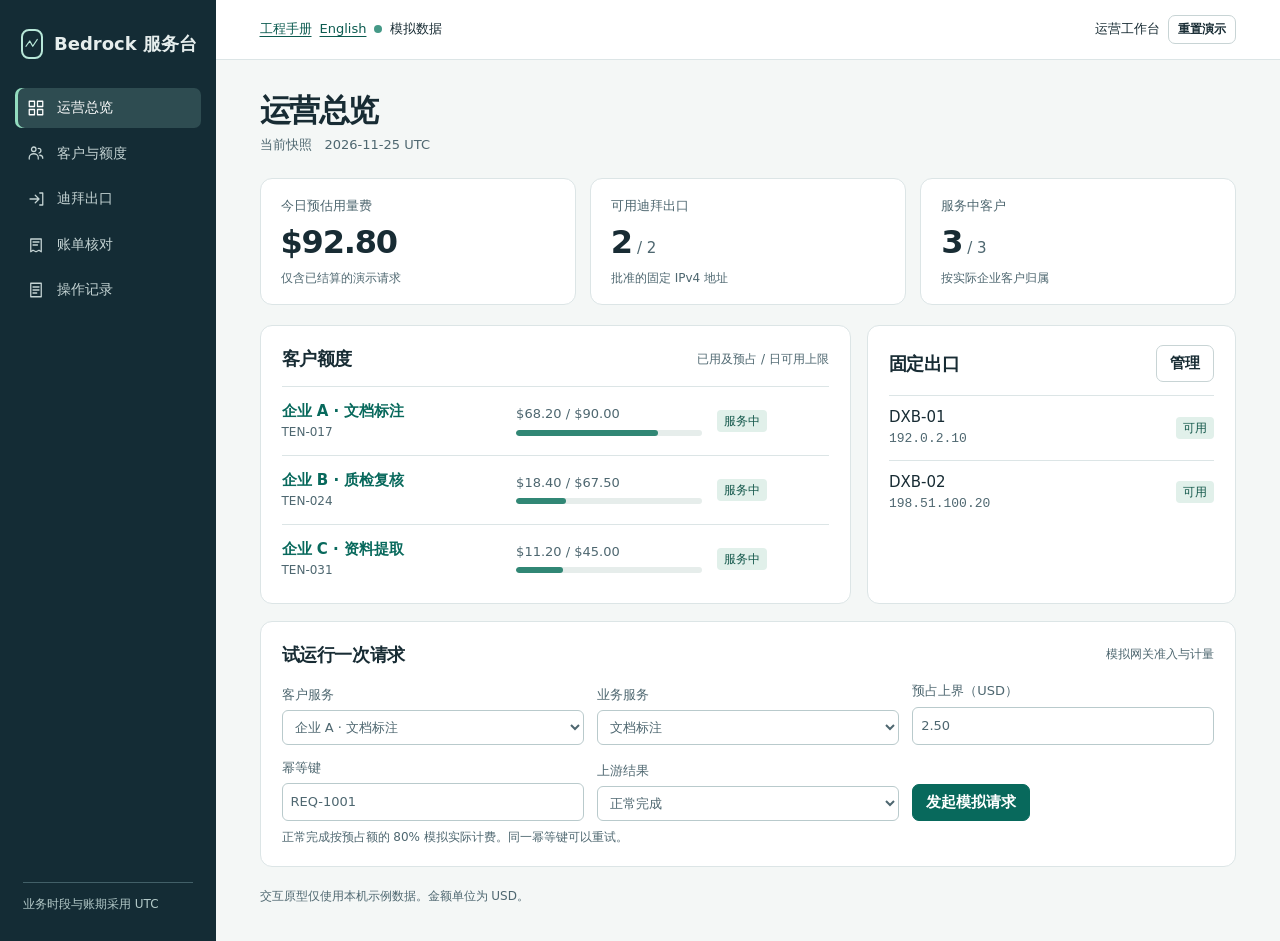
<file: projects/bedrock-gateway/prototype/index.html>
<!doctype html>
<html lang="zh-CN"><head><meta charset="utf-8"><meta name="viewport" content="width=device-width,initial-scale=1"><meta name="description" content="Bedrock 多客户服务后台交互原型，可试用额度、固定出口和账单核对。"><title>交互原型 · Bedrock 服务台</title><link rel="stylesheet" href="app.css"><script defer src="app.js"></script></head><body><div id="app"><main class="nojs"><h1>Bedrock 服务台</h1><p>交互界面需要 JavaScript。可先<a href="../zh/#product">阅读产品设计</a>，或查看下方的客户额度示意。 <a href="../en/prototype/" lang="en" hreflang="en">English</a></p><img src="../assets/ui-tenant.png" alt="企业 A 的客户预算与服务子额度"></main></div><dialog id="confirmBox"><h2 id="confirmTitle"></h2><p id="confirmText"></p><div class="actions right"><button id="cancelBtn">取消</button><button id="confirmBtn" class="mainBtn">确认</button></div></dialog></body></html>
</file>
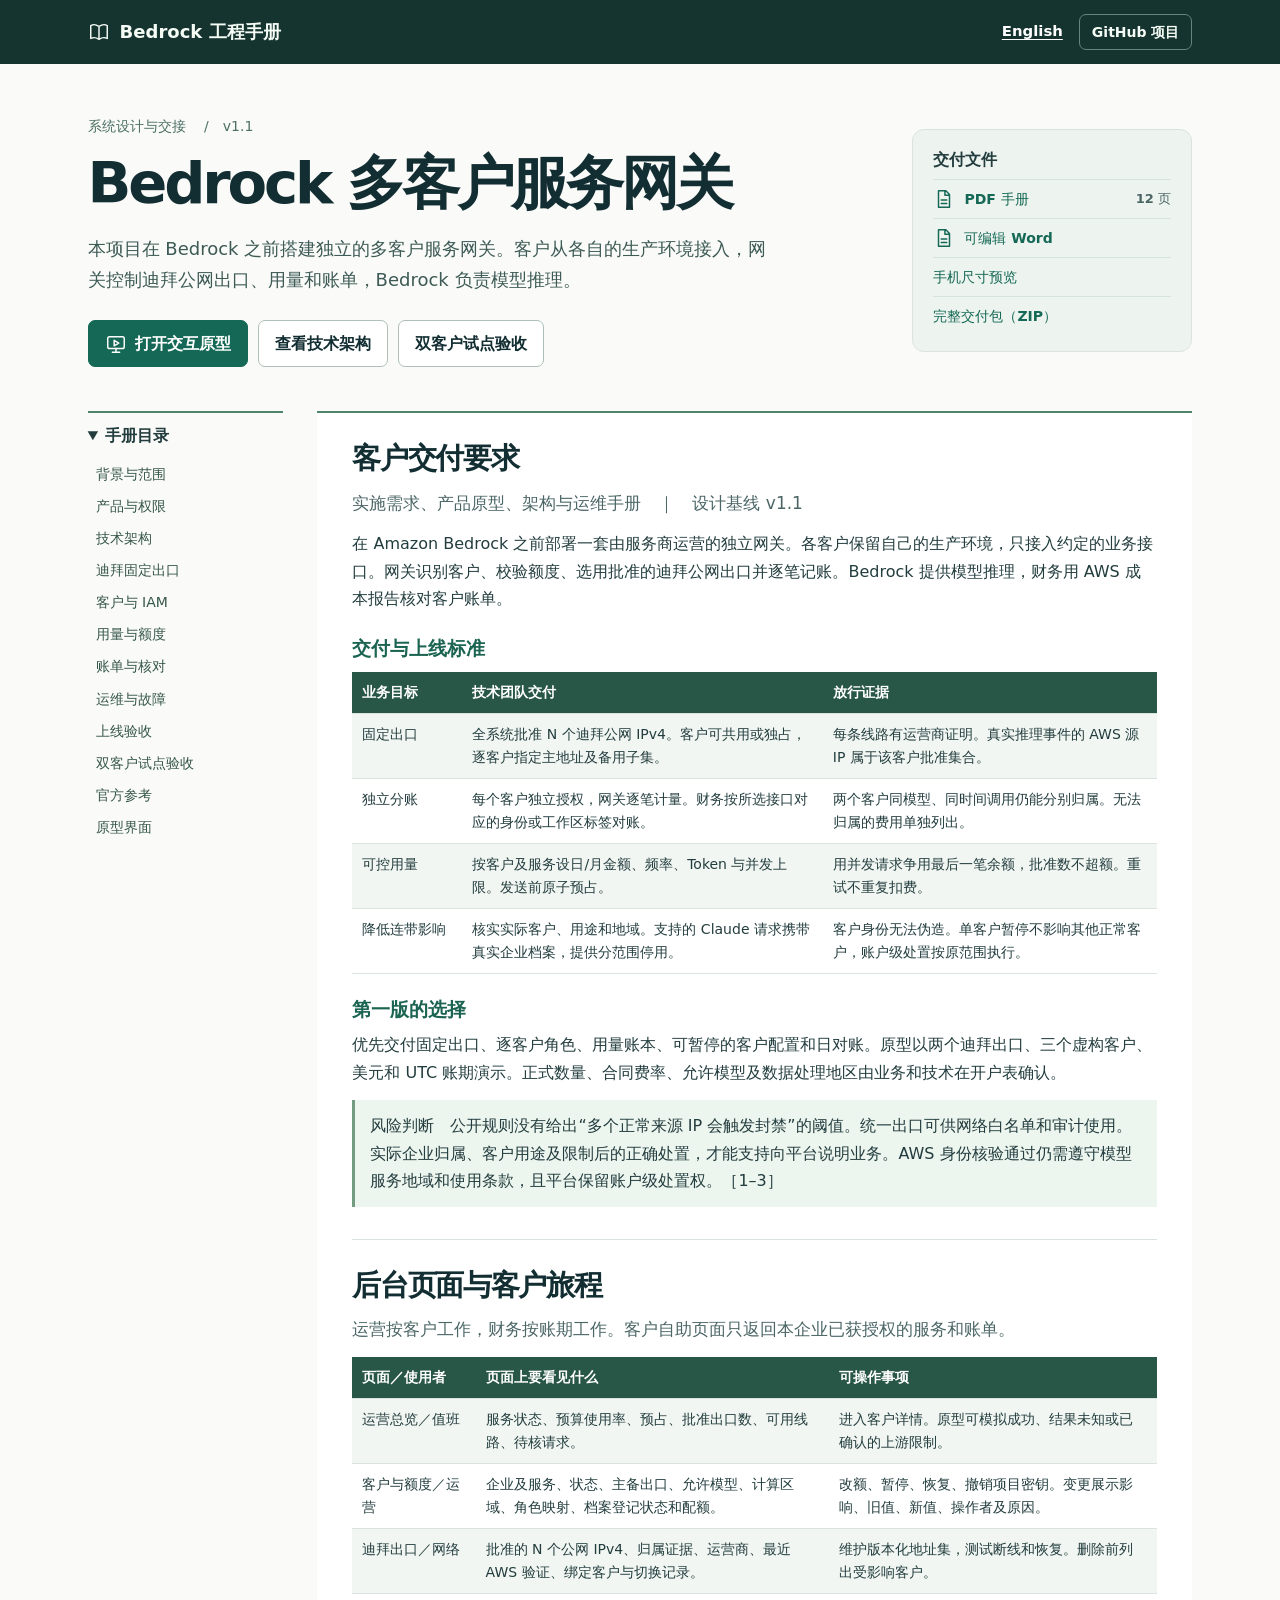
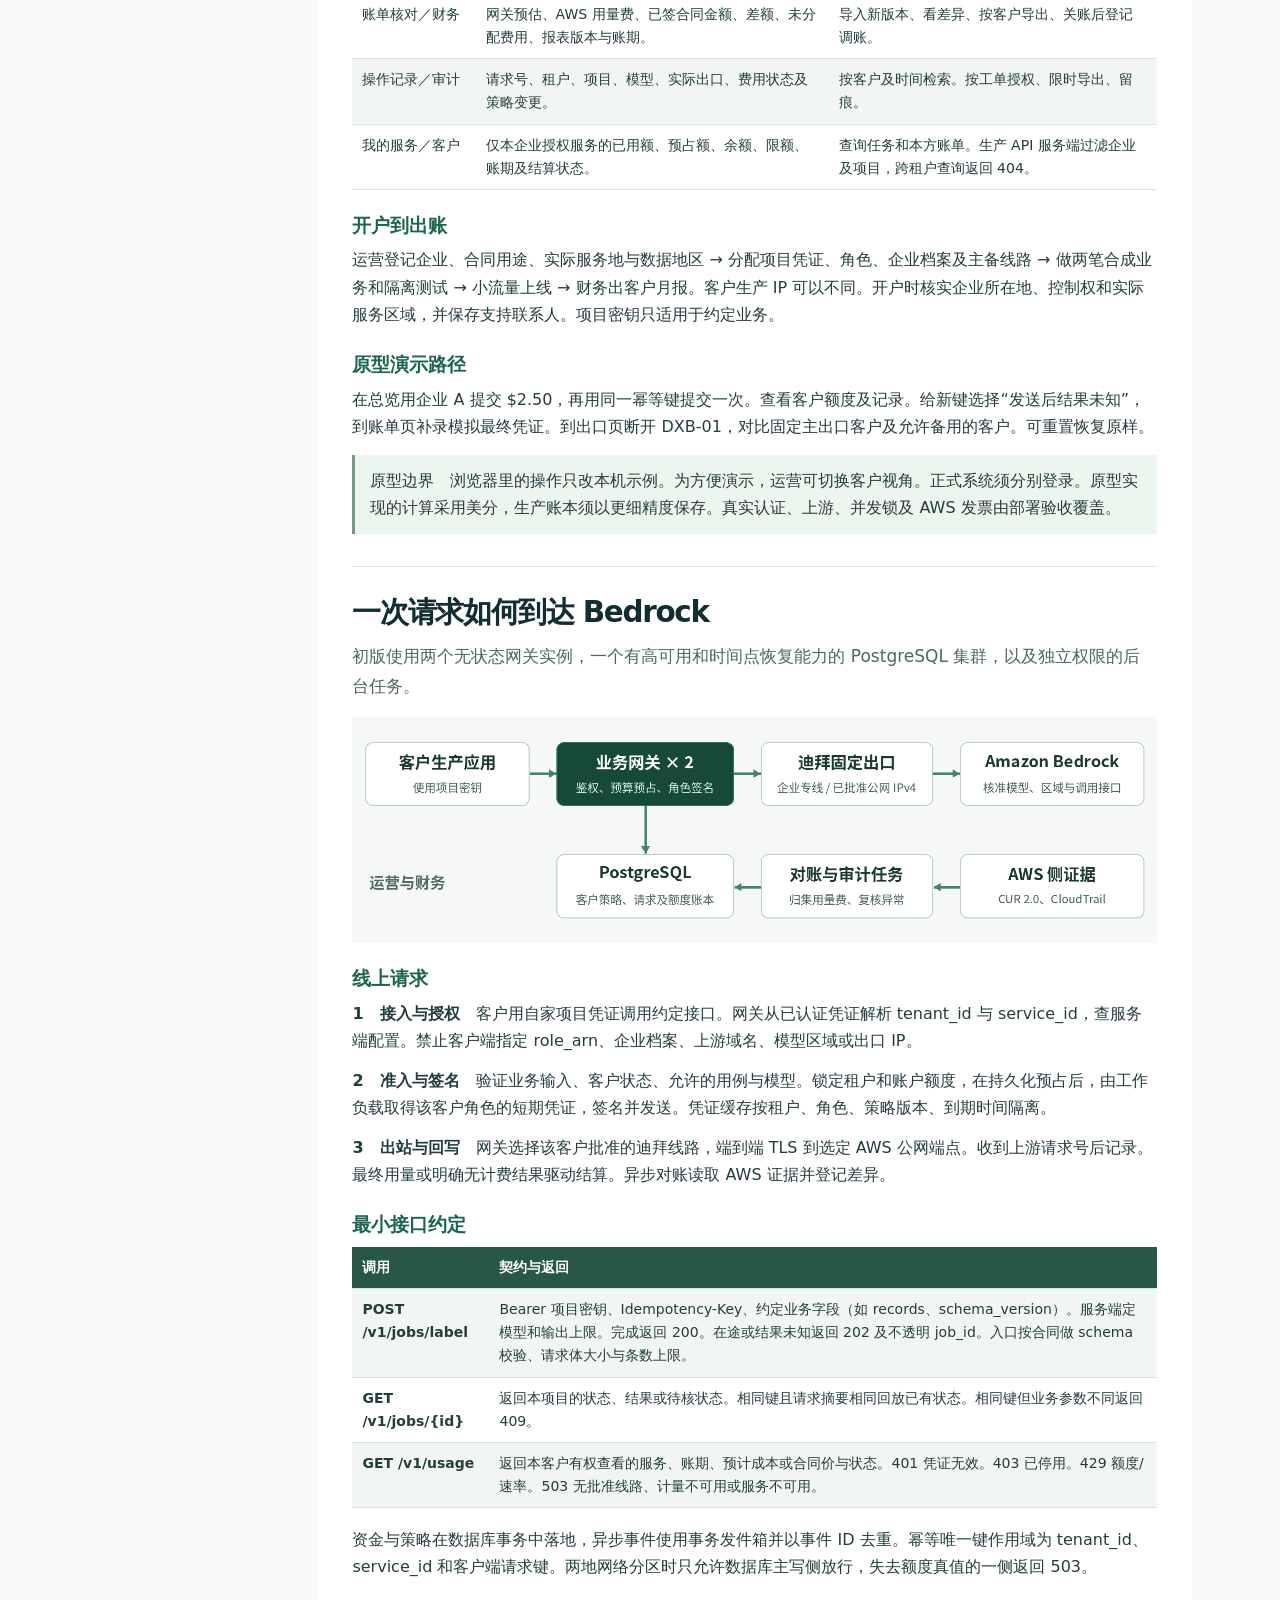
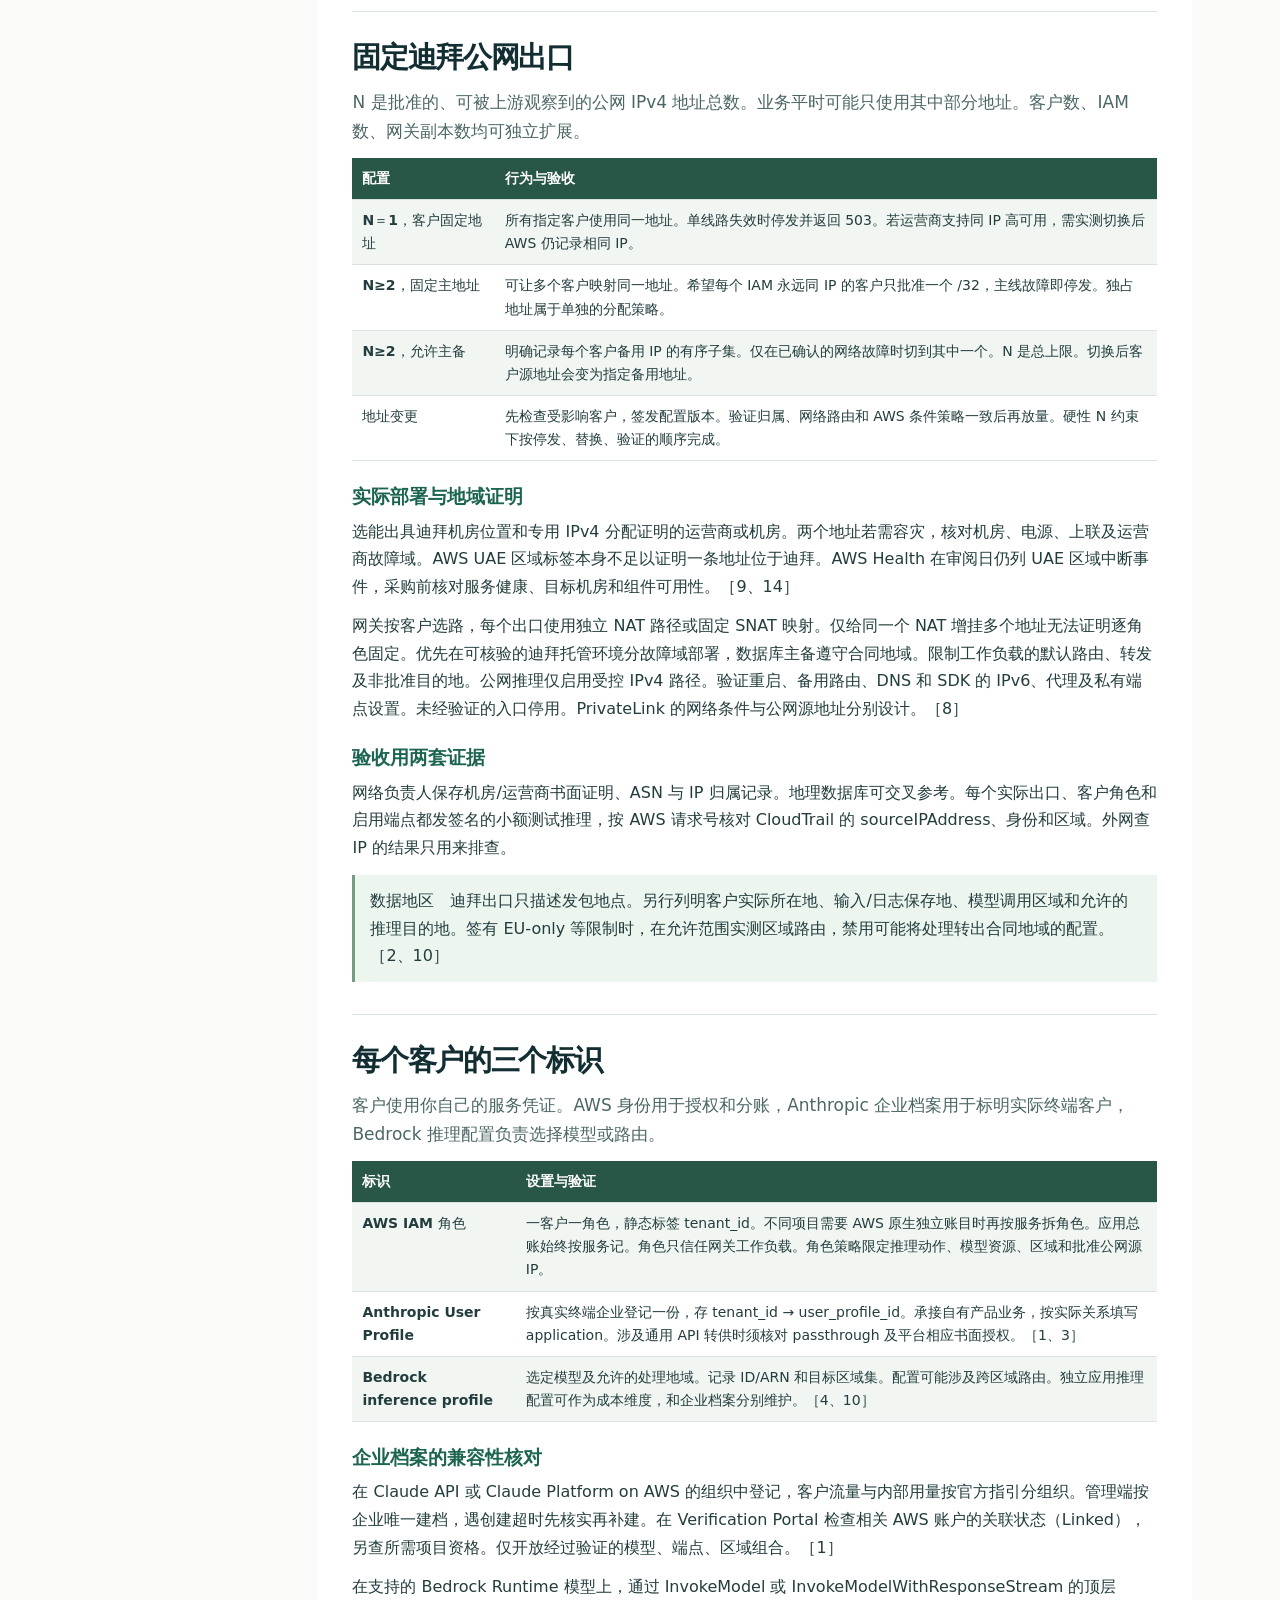
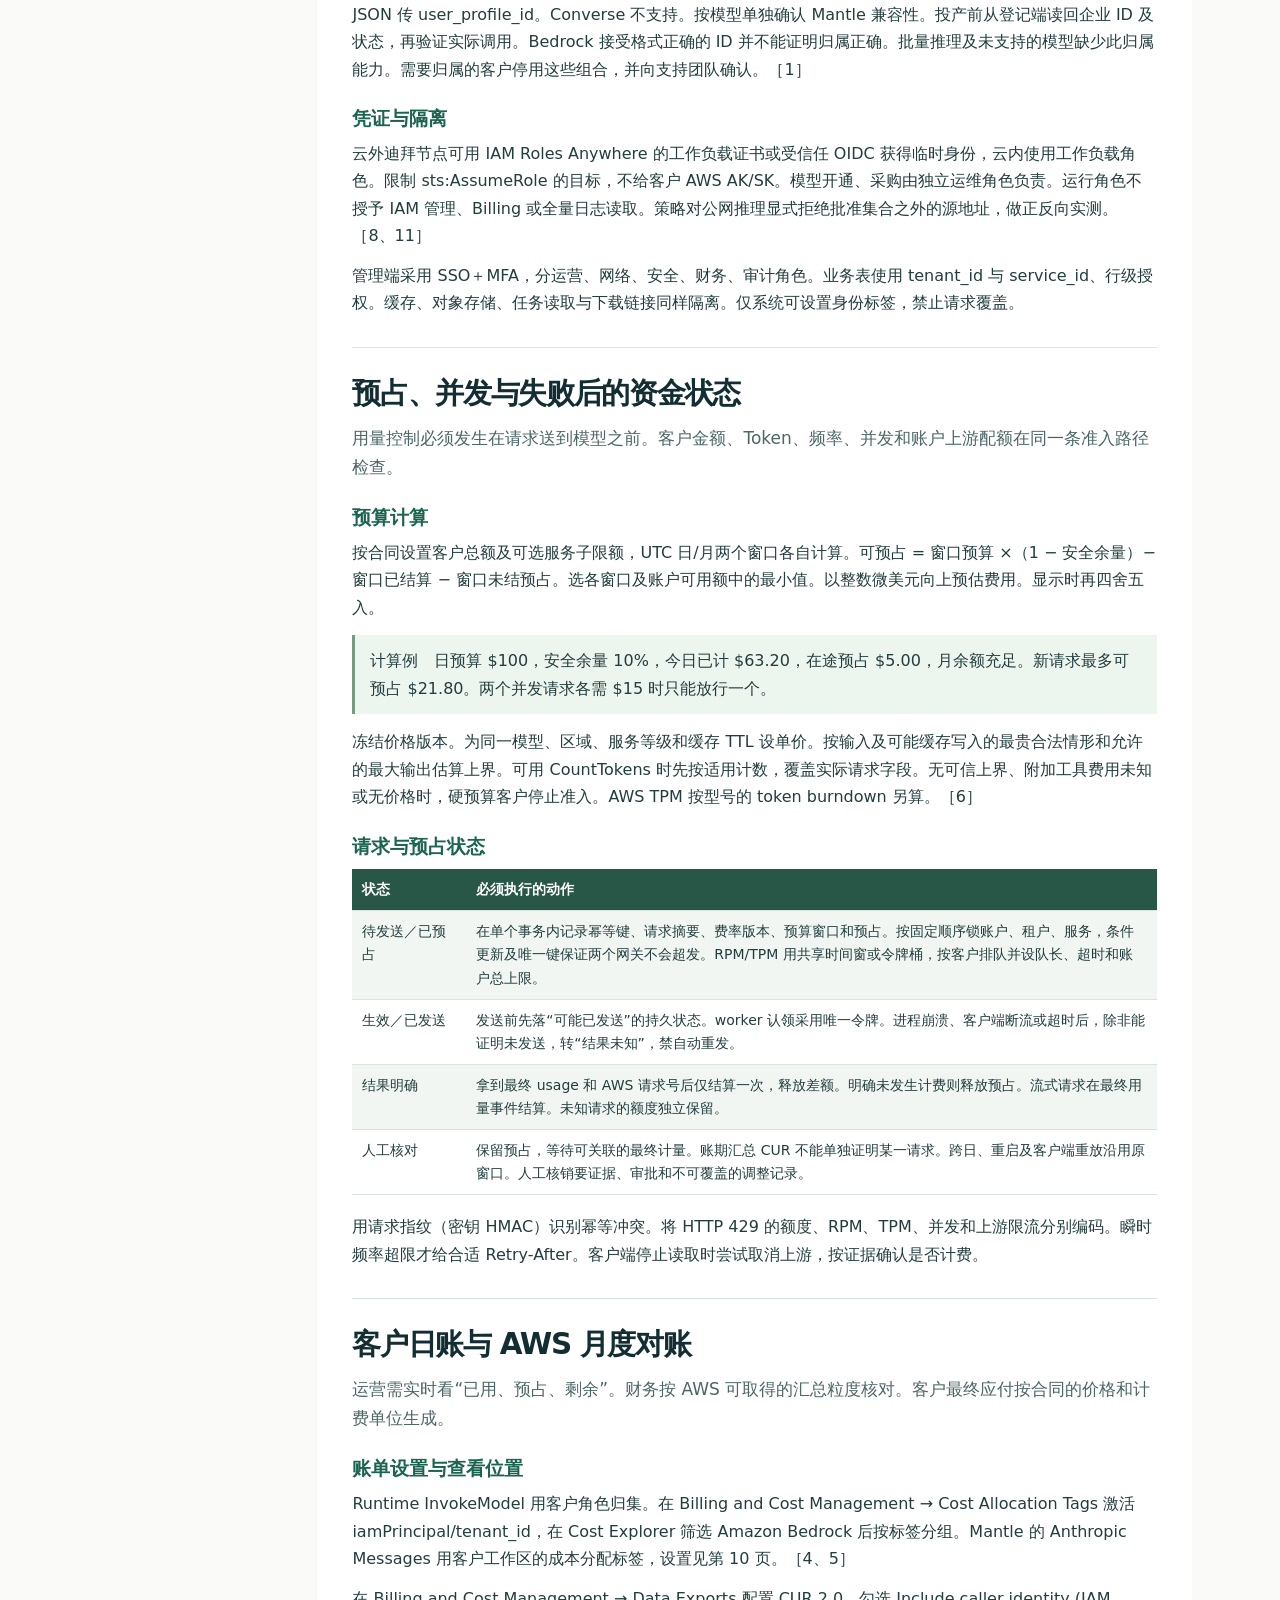
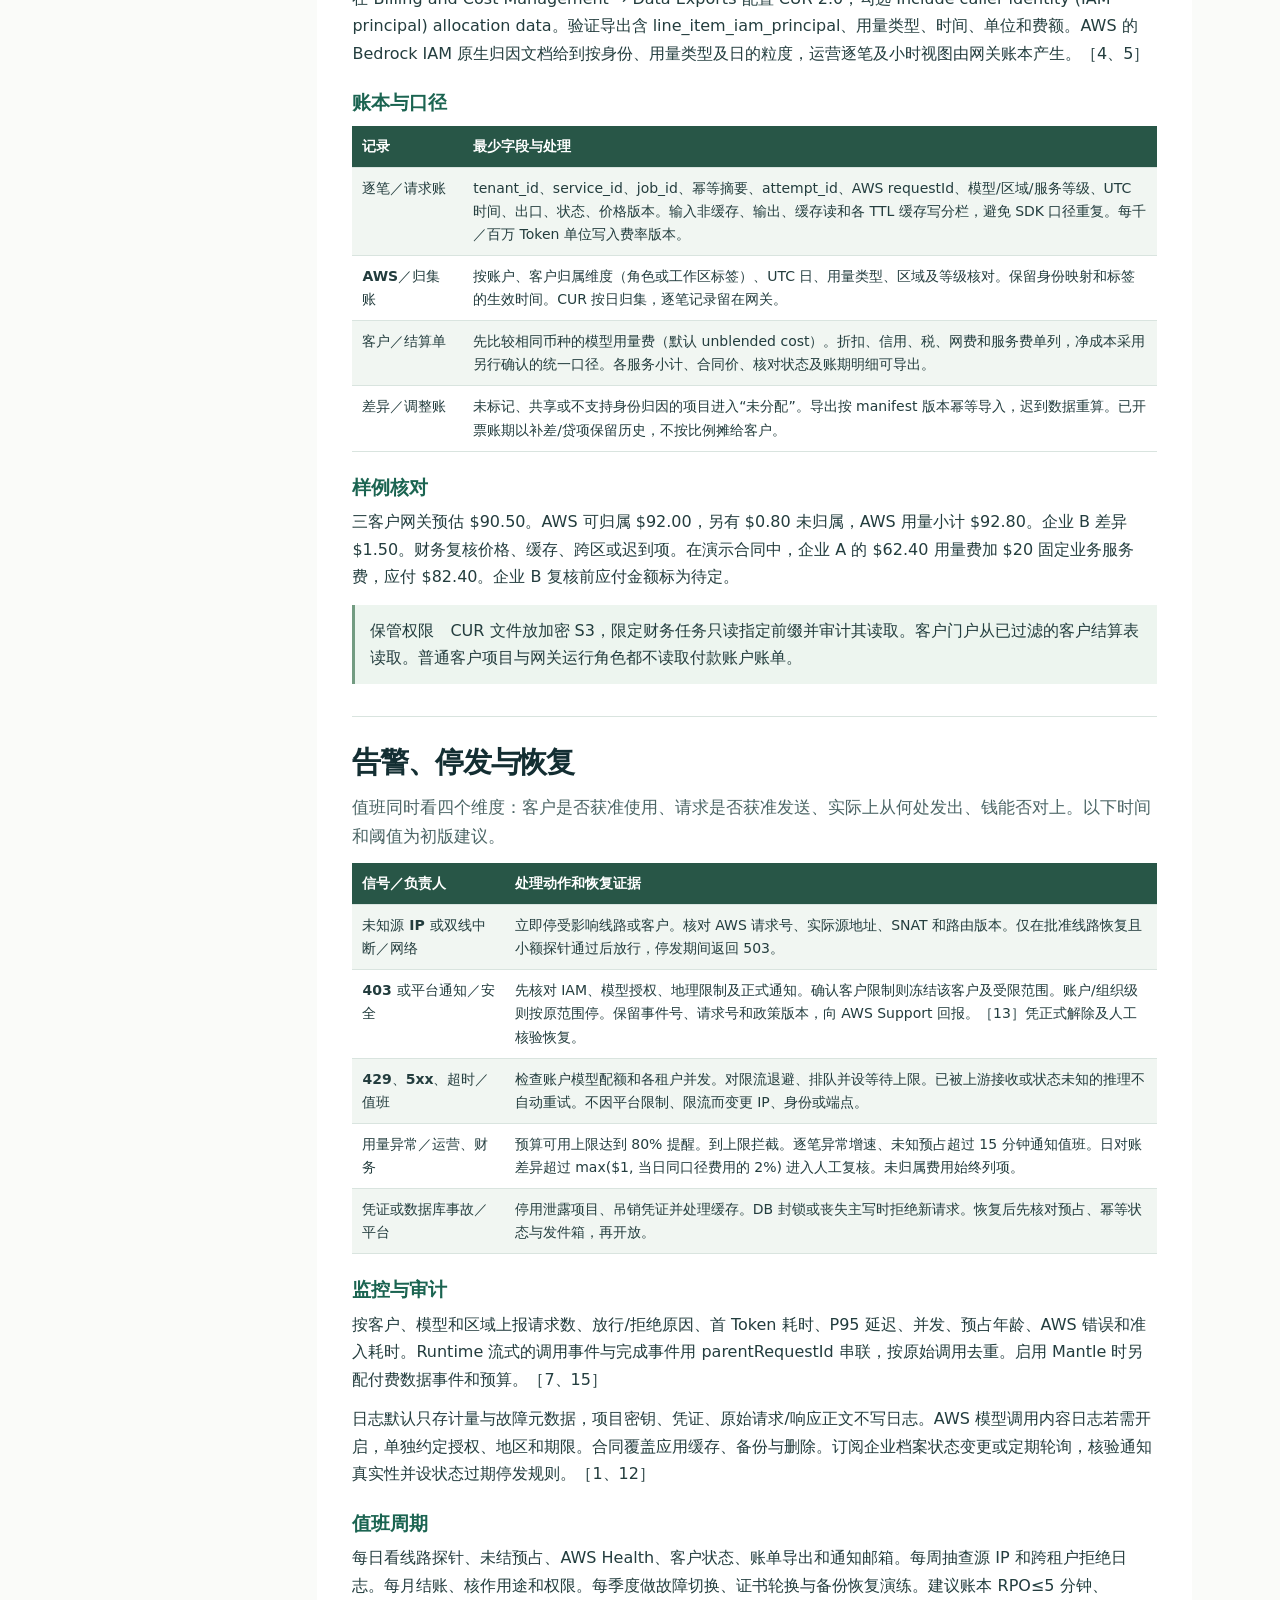
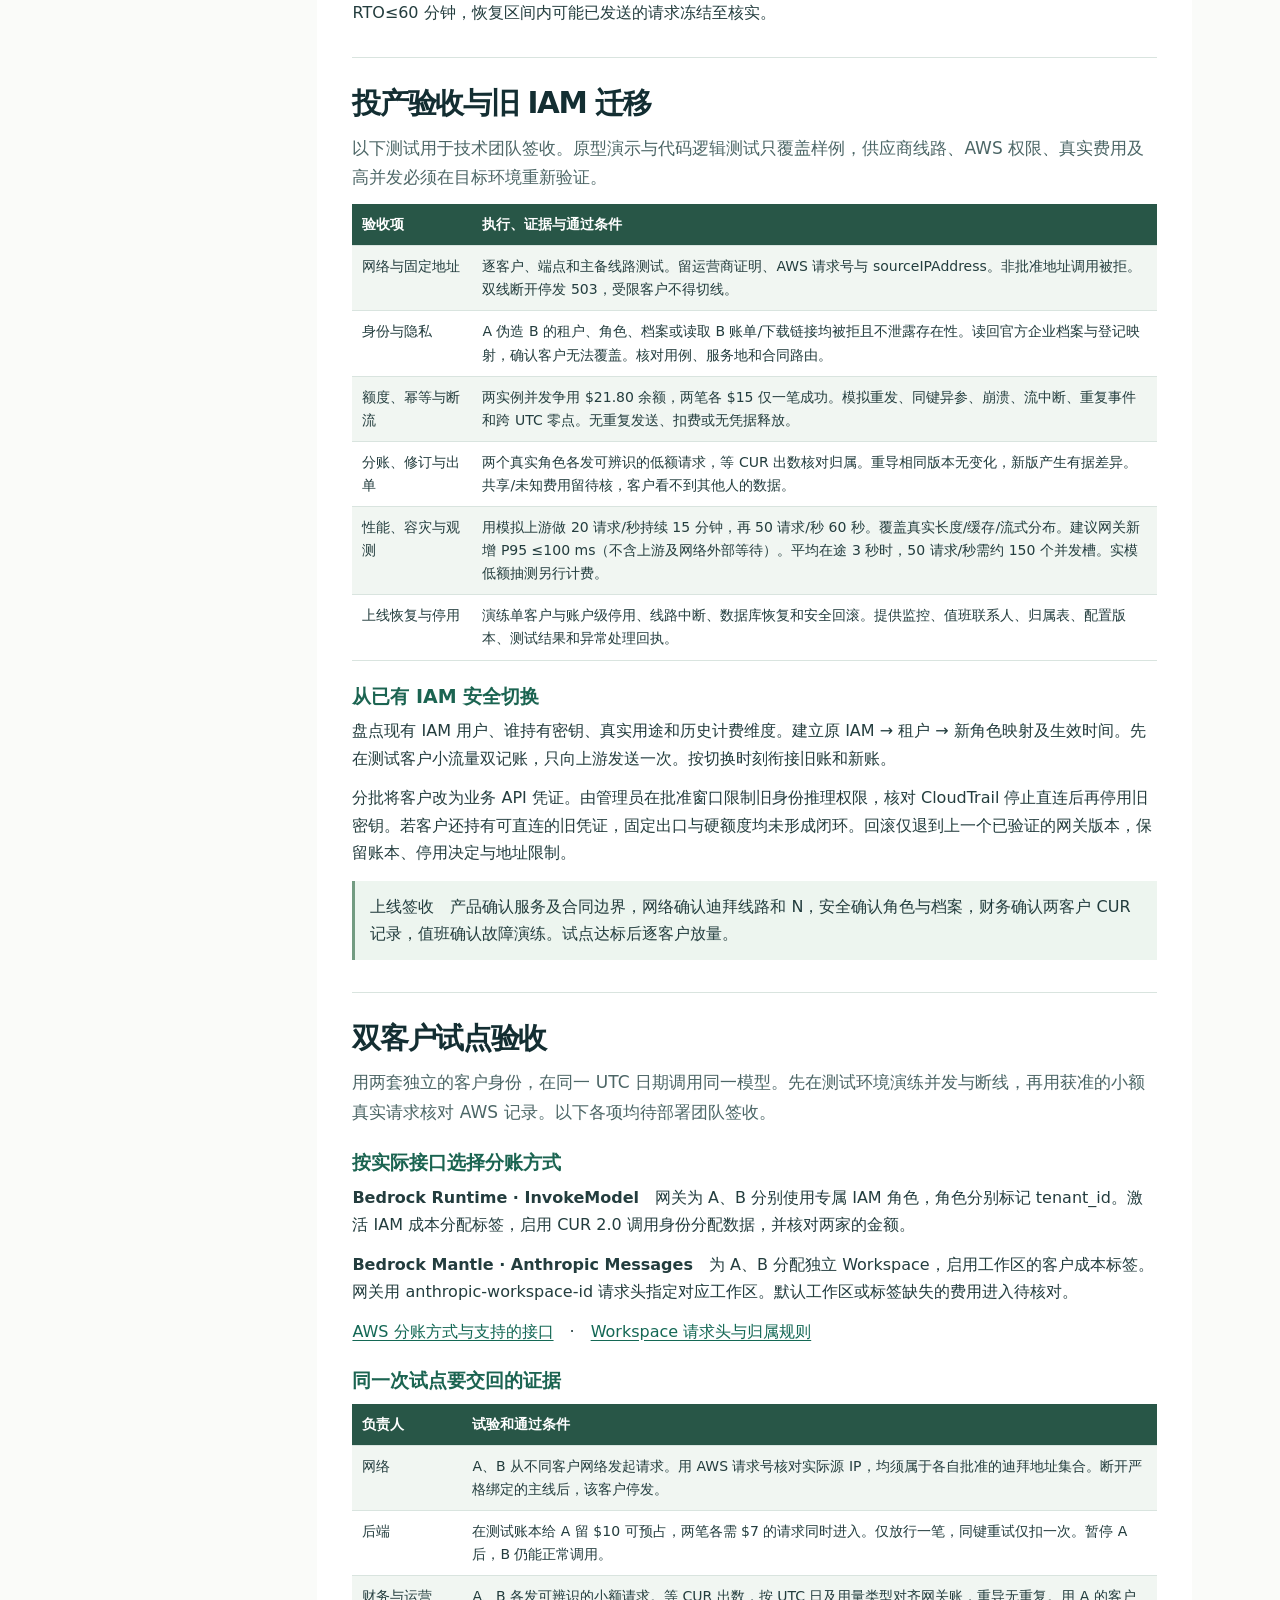
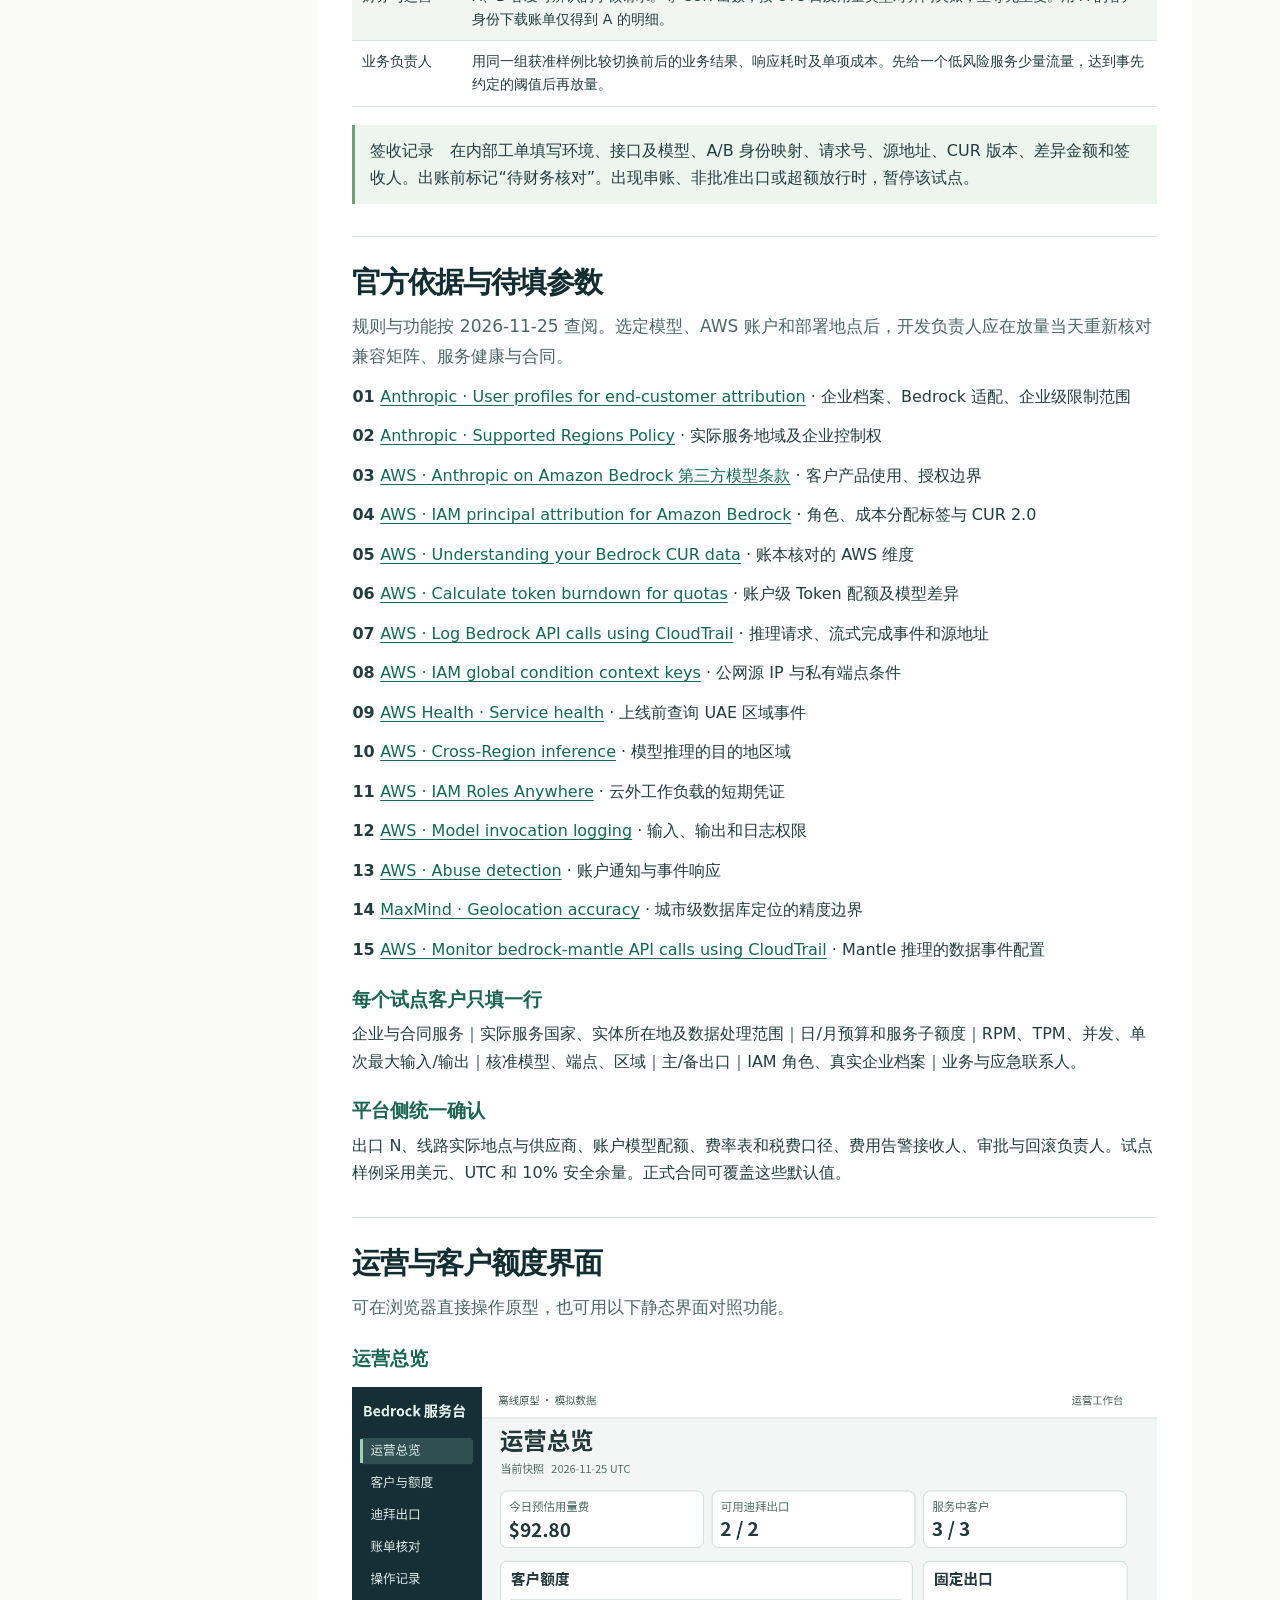
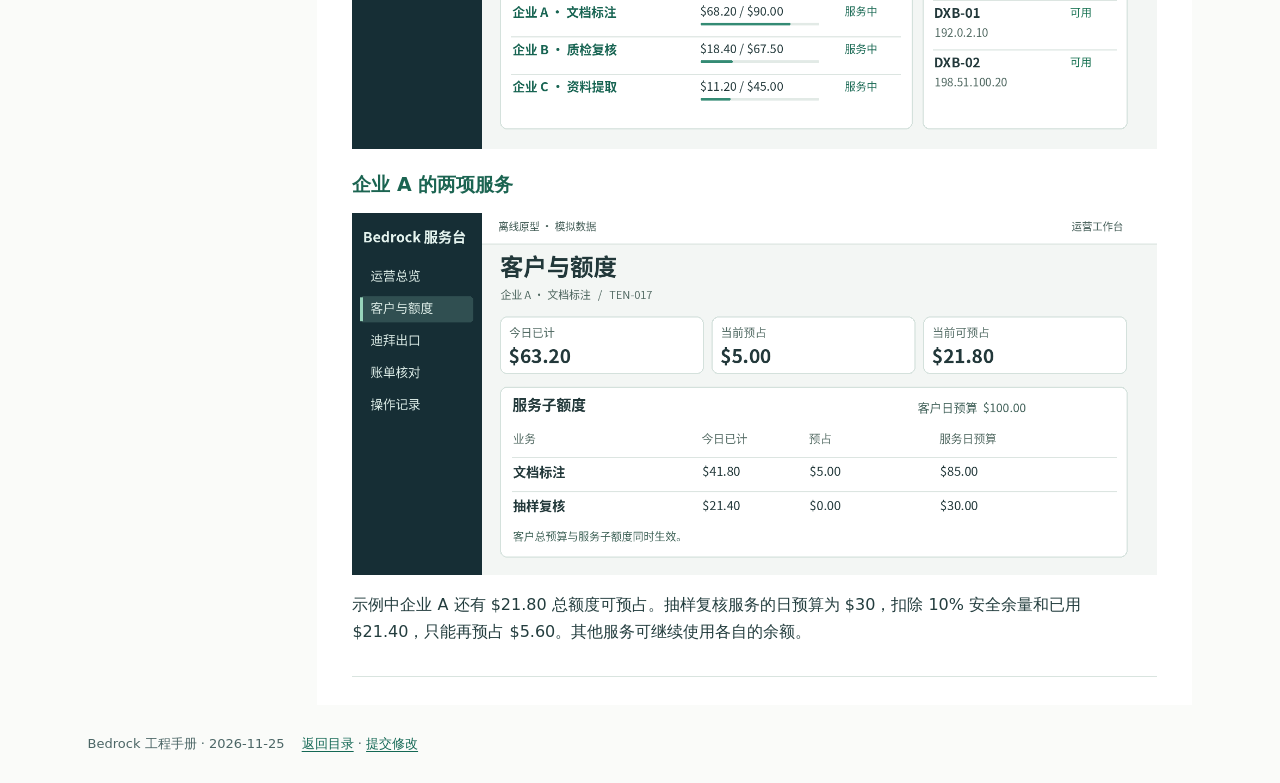
<file: projects/bedrock-gateway/zh/index.html>
<!doctype html>
<html lang="zh-CN"><head><meta charset="utf-8"><meta name="viewport" content="width=device-width,initial-scale=1"><meta name="description" content="Bedrock 多客户网关的业务需求、可操作原型、技术架构、运维与上线验收。"><title>Bedrock 多客户服务网关 · 工程手册</title><link rel="stylesheet" href="../assets/guide.css"><link rel="alternate" hreflang="en" href="https://bedrock-gateway-handbook.bright-bass-8857.chatgpt.site/en/"><link rel="alternate" hreflang="zh-CN" href="https://bedrock-gateway-handbook.bright-bass-8857.chatgpt.site/zh/"><script src="../assets/language.js" defer></script><link rel="alternate" hreflang="x-default" href="https://bedrock-gateway-handbook.bright-bass-8857.chatgpt.site/"></head><body><a class="skip" href="#contents">跳到工程手册正文</a><header class="mast"><div class="mast-in"><a class="brand" href="./"><svg viewbox="0 0 24 24" width="22" height="22" fill="none" stroke="currentColor" stroke-width="1.6" stroke-linecap="round" stroke-linejoin="round" aria-hidden="true"><path d="M3 5c4-2 6-1 9 1 3-2 5-3 9-1v14c-4-2-6-1-9 1-3-2-5-3-9-1zM12 6v14"></path></svg><span>Bedrock 工程手册</span></a><div class="mast-links"><a href="../en/" class="language" hreflang="en" lang="en" data-lang-switch="1">English</a><a class="git" href="https://github.com/69755354/newme-skills/tree/bedrock-gateway-handoff/projects/bedrock-gateway">GitHub 项目</a></div></div></header><main><div class="hero"><div><p class="edition">系统设计与交接　 /　v1.1</p><h1>Bedrock 多客户服务网关</h1><p class="summary">本项目在 Bedrock 之前搭建独立的多客户服务网关。客户从各自的生产环境接入，网关控制迪拜公网出口、用量和账单，Bedrock 负责模型推理。</p><div class="hero-actions"><a class="button primary" href="../prototype/"><svg viewbox="0 0 24 24" width="22" height="22" fill="none" stroke="currentColor" stroke-width="1.6" stroke-linecap="round" stroke-linejoin="round" aria-hidden="true"><rect x="3" y="4" width="18" height="13" rx="2"></rect><path d="M8 21h8m-4-4v4m-2-13 5 3-5 3z"></path></svg>打开交互原型</a><a class="button" href="#architecture">查看技术架构</a><a class="button" href="#pilot">双客户试点验收</a></div></div><aside class="downloads"><h2>交付文件</h2><a href="../downloads/Bedrock_Gateway_Design_CN.pdf"><svg viewbox="0 0 24 24" width="22" height="22" fill="none" stroke="currentColor" stroke-width="1.6" stroke-linecap="round" stroke-linejoin="round" aria-hidden="true"><path d="M6 3h8l4 4v14H6zM13 3v5h5M9 13h6m-6 4h6"></path></svg>PDF 手册<span>12 页</span></a><a href="../downloads/Bedrock_Gateway_Design_CN.docx"><svg viewbox="0 0 24 24" width="22" height="22" fill="none" stroke="currentColor" stroke-width="1.6" stroke-linecap="round" stroke-linejoin="round" aria-hidden="true"><path d="M6 3h8l4 4v14H6zM13 3v5h5M9 13h6m-6 4h6"></path></svg>可编辑 Word</a><a href="../mobile.html">手机尺寸预览</a><a href="../downloads/Bedrock_Gateway_Handoff.zip">完整交付包（ZIP）</a></aside></div><div class="layout" id="contents"><aside class="toc"><details open><summary>手册目录</summary><nav aria-label="手册目录"><a href="#overview">背景与范围</a><a href="#product">产品与权限</a><a href="#architecture">技术架构</a><a href="#network">迪拜固定出口</a><a href="#identity">客户与 IAM</a><a href="#quota">用量与额度</a><a href="#billing">账单与核对</a><a href="#operations">运维与故障</a><a href="#launch">上线验收</a><a href="#pilot">双客户试点验收</a><a href="#references">官方参考</a><a href="#screens">原型界面</a></nav></details></aside><article><section class="chapter" id="overview"><h2>客户交付要求</h2><p class="lead-copy">实施需求、产品原型、架构与运维手册　｜　设计基线 v1.1</p><p>在 Amazon Bedrock 之前部署一套由服务商运营的独立网关。各客户保留自己的生产环境，只接入约定的业务接口。网关识别客户、校验额度、选用批准的迪拜公网出口并逐笔记账。Bedrock 提供模型推理，财务用 AWS 成本报告核对客户账单。</p><h3>交付与上线标准</h3><div class="table-scroll" tabindex="0"><table><thead><tr><th>业务目标</th><th>技术团队交付</th><th>放行证据</th></tr></thead><tbody><tr><td>固定出口</td><td>全系统批准 N 个迪拜公网 IPv4。客户可共用或独占，逐客户指定主地址及备用子集。</td><td>每条线路有运营商证明。真实推理事件的 AWS 源 IP 属于该客户批准集合。</td></tr><tr><td>独立分账</td><td>每个客户独立授权，网关逐笔计量。财务按所选接口对应的身份或工作区标签对账。</td><td>两个客户同模型、同时间调用仍能分别归属。无法归属的费用单独列出。</td></tr><tr><td>可控用量</td><td>按客户及服务设日/月金额、频率、Token 与并发上限。发送前原子预占。</td><td>用并发请求争用最后一笔余额，批准数不超额。重试不重复扣费。</td></tr><tr><td>降低连带影响</td><td>核实实际客户、用途和地域。支持的 Claude 请求携带真实企业档案，提供分范围停用。</td><td>客户身份无法伪造。单客户暂停不影响其他正常客户，账户级处置按原范围执行。</td></tr></tbody></table></div><h3>第一版的选择</h3><p>优先交付固定出口、逐客户角色、用量账本、可暂停的客户配置和日对账。原型以两个迪拜出口、三个虚构客户、美元和 UTC 账期演示。正式数量、合同费率、允许模型及数据处理地区由业务和技术在开户表确认。</p><aside class="note">风险判断　公开规则没有给出“多个正常来源 IP 会触发封禁”的阈值。统一出口可供网络白名单和审计使用。实际企业归属、客户用途及限制后的正确处置，才能支持向平台说明业务。AWS 身份核验通过仍需遵守模型服务地域和使用条款，且平台保留账户级处置权。［1–3］</aside></section><section class="chapter" id="product"><h2>后台页面与客户旅程</h2><p class="lead-copy">运营按客户工作，财务按账期工作。客户自助页面只返回本企业已获授权的服务和账单。</p><div class="table-scroll" tabindex="0"><table><thead><tr><th>页面／使用者</th><th>页面上要看见什么</th><th>可操作事项</th></tr></thead><tbody><tr><td>运营总览／值班</td><td>服务状态、预算使用率、预占、批准出口数、可用线路、待核请求。</td><td>进入客户详情。原型可模拟成功、结果未知或已确认的上游限制。</td></tr><tr><td>客户与额度／运营</td><td>企业及服务、状态、主备出口、允许模型、计算区域、角色映射、档案登记状态和配额。</td><td>改额、暂停、恢复、撤销项目密钥。变更展示影响、旧值、新值、操作者及原因。</td></tr><tr><td>迪拜出口／网络</td><td>批准的 N 个公网 IPv4、归属证据、运营商、最近 AWS 验证、绑定客户与切换记录。</td><td>维护版本化地址集，测试断线和恢复。删除前列出受影响客户。</td></tr><tr><td>账单核对／财务</td><td>网关预估、AWS 用量费、已签合同金额、差额、未分配费用、报表版本与账期。</td><td>导入新版本、看差异、按客户导出、关账后登记调账。</td></tr><tr><td>操作记录／审计</td><td>请求号、租户、项目、模型、实际出口、费用状态及策略变更。</td><td>按客户及时间检索。按工单授权、限时导出、留痕。</td></tr><tr><td>我的服务／客户</td><td>仅本企业授权服务的已用额、预占额、余额、限额、账期及结算状态。</td><td>查询任务和本方账单。生产 API 服务端过滤企业及项目，跨租户查询返回 404。</td></tr></tbody></table></div><h3>开户到出账</h3><p>运营登记企业、合同用途、实际服务地与数据地区 → 分配项目凭证、角色、企业档案及主备线路 → 做两笔合成业务和隔离测试 → 小流量上线 → 财务出客户月报。客户生产 IP 可以不同。开户时核实企业所在地、控制权和实际服务区域，并保存支持联系人。项目密钥只适用于约定业务。</p><h3>原型演示路径</h3><p>在总览用企业 A 提交 $2.50，再用同一幂等键提交一次。查看客户额度及记录。给新键选择“发送后结果未知”，到账单页补录模拟最终凭证。到出口页断开 DXB-01，对比固定主出口客户及允许备用的客户。可重置恢复原样。</p><aside class="note">原型边界　浏览器里的操作只改本机示例。为方便演示，运营可切换客户视角。正式系统须分别登录。原型实现的计算采用美分，生产账本须以更细精度保存。真实认证、上游、并发锁及 AWS 发票由部署验收覆盖。</aside></section><section class="chapter" id="architecture"><h2>一次请求如何到达 Bedrock</h2><p class="lead-copy">初版使用两个无状态网关实例，一个有高可用和时间点恢复能力的 PostgreSQL 集群，以及独立权限的后台任务。</p><figure><img loading="lazy" src="../assets/architecture.png" alt="客户应用、网关、迪拜出口、Bedrock 及账本之间的数据流"></figure><h3>线上请求</h3><p><strong>1　接入与授权　</strong>客户用自家项目凭证调用约定接口。网关从已认证凭证解析 tenant_id 与 service_id，查服务端配置。禁止客户端指定 role_arn、企业档案、上游域名、模型区域或出口 IP。</p><p><strong>2　准入与签名　</strong>验证业务输入、客户状态、允许的用例与模型。锁定租户和账户额度，在持久化预占后，由工作负载取得该客户角色的短期凭证，签名并发送。凭证缓存按租户、角色、策略版本、到期时间隔离。</p><p><strong>3　出站与回写　</strong>网关选择该客户批准的迪拜线路，端到端 TLS 到选定 AWS 公网端点。收到上游请求号后记录。最终用量或明确无计费结果驱动结算。异步对账读取 AWS 证据并登记差异。</p><h3>最小接口约定</h3><div class="table-scroll" tabindex="0"><table><thead><tr><th>调用</th><th>契约与返回</th></tr></thead><tbody><tr><td>POST /v1/jobs/label</td><td>Bearer 项目密钥、Idempotency-Key、约定业务字段（如 records、schema_version）。服务端定模型和输出上限。完成返回 200。在途或结果未知返回 202 及不透明 job_id。入口按合同做 schema 校验、请求体大小与条数上限。</td></tr><tr><td>GET /v1/jobs/{id}</td><td>返回本项目的状态、结果或待核状态。相同键且请求摘要相同回放已有状态。相同键但业务参数不同返回 409。</td></tr><tr><td>GET /v1/usage</td><td>返回本客户有权查看的服务、账期、预计成本或合同价与状态。401 凭证无效。403 已停用。429 额度/速率。503 无批准线路、计量不可用或服务不可用。</td></tr></tbody></table></div><p>资金与策略在数据库事务中落地，异步事件使用事务发件箱并以事件 ID 去重。幂等唯一键作用域为 tenant_id、service_id 和客户端请求键。两地网络分区时只允许数据库主写侧放行，失去额度真值的一侧返回 503。</p></section><section class="chapter" id="network"><h2>固定迪拜公网出口</h2><p class="lead-copy">N 是批准的、可被上游观察到的公网 IPv4 地址总数。业务平时可能只使用其中部分地址。客户数、IAM 数、网关副本数均可独立扩展。</p><div class="table-scroll" tabindex="0"><table><thead><tr><th>配置</th><th>行为与验收</th></tr></thead><tbody><tr><td>N＝1，客户固定地址</td><td>所有指定客户使用同一地址。单线路失效时停发并返回 503。若运营商支持同 IP 高可用，需实测切换后 AWS 仍记录相同 IP。</td></tr><tr><td>N≥2，固定主地址</td><td>可让多个客户映射同一地址。希望每个 IAM 永远同 IP 的客户只批准一个 /32，主线故障即停发。独占地址属于单独的分配策略。</td></tr><tr><td>N≥2，允许主备</td><td>明确记录每个客户备用 IP 的有序子集。仅在已确认的网络故障时切到其中一个。N 是总上限。切换后客户源地址会变为指定备用地址。</td></tr><tr><td>地址变更</td><td>先检查受影响客户，签发配置版本。验证归属、网络路由和 AWS 条件策略一致后再放量。硬性 N 约束下按停发、替换、验证的顺序完成。</td></tr></tbody></table></div><h3>实际部署与地域证明</h3><p>选能出具迪拜机房位置和专用 IPv4 分配证明的运营商或机房。两个地址若需容灾，核对机房、电源、上联及运营商故障域。AWS UAE 区域标签本身不足以证明一条地址位于迪拜。AWS Health 在审阅日仍列 UAE 区域中断事件，采购前核对服务健康、目标机房和组件可用性。［9、14］</p><p>网关按客户选路，每个出口使用独立 NAT 路径或固定 SNAT 映射。仅给同一个 NAT 增挂多个地址无法证明逐角色固定。优先在可核验的迪拜托管环境分故障域部署，数据库主备遵守合同地域。限制工作负载的默认路由、转发及非批准目的地。公网推理仅启用受控 IPv4 路径。验证重启、备用路由、DNS 和 SDK 的 IPv6、代理及私有端点设置。未经验证的入口停用。PrivateLink 的网络条件与公网源地址分别设计。［8］</p><h3>验收用两套证据</h3><p>网络负责人保存机房/运营商书面证明、ASN 与 IP 归属记录。地理数据库可交叉参考。每个实际出口、客户角色和启用端点都发签名的小额测试推理，按 AWS 请求号核对 CloudTrail 的 sourceIPAddress、身份和区域。外网查 IP 的结果只用来排查。</p><aside class="note">数据地区　迪拜出口只描述发包地点。另行列明客户实际所在地、输入/日志保存地、模型调用区域和允许的推理目的地。签有 EU-only 等限制时，在允许范围实测区域路由，禁用可能将处理转出合同地域的配置。［2、10］</aside></section><section class="chapter" id="identity"><h2>每个客户的三个标识</h2><p class="lead-copy">客户使用你自己的服务凭证。AWS 身份用于授权和分账，Anthropic 企业档案用于标明实际终端客户，Bedrock 推理配置负责选择模型或路由。</p><div class="table-scroll" tabindex="0"><table><thead><tr><th>标识</th><th>设置与验证</th></tr></thead><tbody><tr><td>AWS IAM 角色</td><td>一客户一角色，静态标签 tenant_id。不同项目需要 AWS 原生独立账目时再按服务拆角色。应用总账始终按服务记。角色只信任网关工作负载。角色策略限定推理动作、模型资源、区域和批准公网源 IP。</td></tr><tr><td>Anthropic User Profile</td><td>按真实终端企业登记一份，存 tenant_id → user_profile_id。承接自有产品业务，按实际关系填写 application。涉及通用 API 转供时须核对 passthrough 及平台相应书面授权。［1、3］</td></tr><tr><td>Bedrock inference profile</td><td>选定模型及允许的处理地域。记录 ID/ARN 和目标区域集。配置可能涉及跨区域路由。独立应用推理配置可作为成本维度，和企业档案分别维护。［4、10］</td></tr></tbody></table></div><h3>企业档案的兼容性核对</h3><p>在 Claude API 或 Claude Platform on AWS 的组织中登记，客户流量与内部用量按官方指引分组织。管理端按企业唯一建档，遇创建超时先核实再补建。在 Verification Portal 检查相关 AWS 账户的关联状态（Linked），另查所需项目资格。仅开放经过验证的模型、端点、区域组合。［1］</p><p>在支持的 Bedrock Runtime 模型上，通过 InvokeModel 或 InvokeModelWithResponseStream 的顶层 JSON 传 user_profile_id。Converse 不支持。按模型单独确认 Mantle 兼容性。投产前从登记端读回企业 ID 及状态，再验证实际调用。Bedrock 接受格式正确的 ID 并不能证明归属正确。批量推理及未支持的模型缺少此归属能力。需要归属的客户停用这些组合，并向支持团队确认。［1］</p><h3>凭证与隔离</h3><p>云外迪拜节点可用 IAM Roles Anywhere 的工作负载证书或受信任 OIDC 获得临时身份，云内使用工作负载角色。限制 sts:AssumeRole 的目标，不给客户 AWS AK/SK。模型开通、采购由独立运维角色负责。运行角色不授予 IAM 管理、Billing 或全量日志读取。策略对公网推理显式拒绝批准集合之外的源地址，做正反向实测。［8、11］</p><p>管理端采用 SSO＋MFA，分运营、网络、安全、财务、审计角色。业务表使用 tenant_id 与 service_id、行级授权。缓存、对象存储、任务读取与下载链接同样隔离。仅系统可设置身份标签，禁止请求覆盖。</p></section><section class="chapter" id="quota"><h2>预占、并发与失败后的资金状态</h2><p class="lead-copy">用量控制必须发生在请求送到模型之前。客户金额、Token、频率、并发和账户上游配额在同一条准入路径检查。</p><h3>预算计算</h3><p>按合同设置客户总额及可选服务子限额，UTC 日/月两个窗口各自计算。可预占 = 窗口预算 ×（1 − 安全余量）− 窗口已结算 − 窗口未结预占。选各窗口及账户可用额中的最小值。以整数微美元向上预估费用。显示时再四舍五入。</p><aside class="note">计算例　日预算 $100，安全余量 10%，今日已计 $63.20，在途预占 $5.00，月余额充足。新请求最多可预占 $21.80。两个并发请求各需 $15 时只能放行一个。</aside><p>冻结价格版本。为同一模型、区域、服务等级和缓存 TTL 设单价。按输入及可能缓存写入的最贵合法情形和允许的最大输出估算上界。可用 CountTokens 时先按适用计数，覆盖实际请求字段。无可信上界、附加工具费用未知或无价格时，硬预算客户停止准入。AWS TPM 按型号的 token burndown 另算。［6］</p><h3>请求与预占状态</h3><div class="table-scroll" tabindex="0"><table><thead><tr><th>状态</th><th>必须执行的动作</th></tr></thead><tbody><tr><td>待发送／已预占</td><td>在单个事务内记录幂等键、请求摘要、费率版本、预算窗口和预占。按固定顺序锁账户、租户、服务，条件更新及唯一键保证两个网关不会超发。RPM/TPM 用共享时间窗或令牌桶，按客户排队并设队长、超时和账户总上限。</td></tr><tr><td>生效／已发送</td><td>发送前先落“可能已发送”的持久状态。worker 认领采用唯一令牌。进程崩溃、客户端断流或超时后，除非能证明未发送，转“结果未知”，禁自动重发。</td></tr><tr><td>结果明确</td><td>拿到最终 usage 和 AWS 请求号后仅结算一次，释放差额。明确未发生计费则释放预占。流式请求在最终用量事件结算。未知请求的额度独立保留。</td></tr><tr><td>人工核对</td><td>保留预占，等待可关联的最终计量。账期汇总 CUR 不能单独证明某一请求。跨日、重启及客户端重放沿用原窗口。人工核销要证据、审批和不可覆盖的调整记录。</td></tr></tbody></table></div><p>用请求指纹（密钥 HMAC）识别幂等冲突。将 HTTP 429 的额度、RPM、TPM、并发和上游限流分别编码。瞬时频率超限才给合适 Retry-After。客户端停止读取时尝试取消上游，按证据确认是否计费。</p></section><section class="chapter" id="billing"><h2>客户日账与 AWS 月度对账</h2><p class="lead-copy">运营需实时看“已用、预占、剩余”。财务按 AWS 可取得的汇总粒度核对。客户最终应付按合同的价格和计费单位生成。</p><h3>账单设置与查看位置</h3><p>Runtime InvokeModel 用客户角色归集。在 Billing and Cost Management → Cost Allocation Tags 激活 iamPrincipal/tenant_id，在 Cost Explorer 筛选 Amazon Bedrock 后按标签分组。Mantle 的 Anthropic Messages 用客户工作区的成本分配标签，设置见第 10 页。［4、5］</p><p>在 Billing and Cost Management → Data Exports 配置 CUR 2.0，勾选 Include caller identity (IAM principal) allocation data。验证导出含 line_item_iam_principal、用量类型、时间、单位和费额。AWS 的 Bedrock IAM 原生归因文档给到按身份、用量类型及日的粒度，运营逐笔及小时视图由网关账本产生。［4、5］</p><h3>账本与口径</h3><div class="table-scroll" tabindex="0"><table><thead><tr><th>记录</th><th>最少字段与处理</th></tr></thead><tbody><tr><td>逐笔／请求账</td><td>tenant_id、service_id、job_id、幂等摘要、attempt_id、AWS requestId、模型/区域/服务等级、UTC 时间、出口、状态、价格版本。输入非缓存、输出、缓存读和各 TTL 缓存写分栏，避免 SDK 口径重复。每千／百万 Token 单位写入费率版本。</td></tr><tr><td>AWS／归集账</td><td>按账户、客户归属维度（角色或工作区标签）、UTC 日、用量类型、区域及等级核对。保留身份映射和标签的生效时间。CUR 按日归集，逐笔记录留在网关。</td></tr><tr><td>客户／结算单</td><td>先比较相同币种的模型用量费（默认 unblended cost）。折扣、信用、税、网费和服务费单列，净成本采用另行确认的统一口径。各服务小计、合同价、核对状态及账期明细可导出。</td></tr><tr><td>差异／调整账</td><td>未标记、共享或不支持身份归因的项目进入“未分配”。导出按 manifest 版本幂等导入，迟到数据重算。已开票账期以补差/贷项保留历史，不按比例摊给客户。</td></tr></tbody></table></div><h3>样例核对</h3><p>三客户网关预估 $90.50。AWS 可归属 $92.00，另有 $0.80 未归属，AWS 用量小计 $92.80。企业 B 差异 $1.50。财务复核价格、缓存、跨区或迟到项。在演示合同中，企业 A 的 $62.40 用量费加 $20 固定业务服务费，应付 $82.40。企业 B 复核前应付金额标为待定。</p><aside class="note">保管权限　CUR 文件放加密 S3，限定财务任务只读指定前缀并审计其读取。客户门户从已过滤的客户结算表读取。普通客户项目与网关运行角色都不读取付款账户账单。</aside></section><section class="chapter" id="operations"><h2>告警、停发与恢复</h2><p class="lead-copy">值班同时看四个维度：客户是否获准使用、请求是否获准发送、实际上从何处发出、钱能否对上。以下时间和阈值为初版建议。</p><div class="table-scroll" tabindex="0"><table><thead><tr><th>信号／负责人</th><th>处理动作和恢复证据</th></tr></thead><tbody><tr><td>未知源 IP 或双线中断／网络</td><td>立即停受影响线路或客户。核对 AWS 请求号、实际源地址、SNAT 和路由版本。仅在批准线路恢复且小额探针通过后放行，停发期间返回 503。</td></tr><tr><td>403 或平台通知／安全</td><td>先核对 IAM、模型授权、地理限制及正式通知。确认客户限制则冻结该客户及受限范围。账户/组织级则按原范围停。保留事件号、请求号和政策版本，向 AWS Support 回报。［13］凭正式解除及人工核验恢复。</td></tr><tr><td>429、5xx、超时／值班</td><td>检查账户模型配额和各租户并发。对限流退避、排队并设等待上限。已被上游接收或状态未知的推理不自动重试。不因平台限制、限流而变更 IP、身份或端点。</td></tr><tr><td>用量异常／运营、财务</td><td>预算可用上限达到 80% 提醒。到上限拦截。逐笔异常增速、未知预占超过 15 分钟通知值班。日对账差异超过 max($1, 当日同口径费用的 2%) 进入人工复核。未归属费用始终列项。</td></tr><tr><td>凭证或数据库事故／平台</td><td>停用泄露项目、吊销凭证并处理缓存。DB 封锁或丧失主写时拒绝新请求。恢复后先核对预占、幂等状态与发件箱，再开放。</td></tr></tbody></table></div><h3>监控与审计</h3><p>按客户、模型和区域上报请求数、放行/拒绝原因、首 Token 耗时、P95 延迟、并发、预占年龄、AWS 错误和准入耗时。Runtime 流式的调用事件与完成事件用 parentRequestId 串联，按原始调用去重。启用 Mantle 时另配付费数据事件和预算。［7、15］</p><p>日志默认只存计量与故障元数据，项目密钥、凭证、原始请求/响应正文不写日志。AWS 模型调用内容日志若需开启，单独约定授权、地区和期限。合同覆盖应用缓存、备份与删除。订阅企业档案状态变更或定期轮询，核验通知真实性并设状态过期停发规则。［1、12］</p><h3>值班周期</h3><p>每日看线路探针、未结预占、AWS Health、客户状态、账单导出和通知邮箱。每周抽查源 IP 和跨租户拒绝日志。每月结账、核作用途和权限。每季度做故障切换、证书轮换与备份恢复演练。建议账本 RPO≤5 分钟、RTO≤60 分钟，恢复区间内可能已发送的请求冻结至核实。</p></section><section class="chapter" id="launch"><h2>投产验收与旧 IAM 迁移</h2><p class="lead-copy">以下测试用于技术团队签收。原型演示与代码逻辑测试只覆盖样例，供应商线路、AWS 权限、真实费用及高并发必须在目标环境重新验证。</p><div class="table-scroll" tabindex="0"><table><thead><tr><th>验收项</th><th>执行、证据与通过条件</th></tr></thead><tbody><tr><td>网络与固定地址</td><td>逐客户、端点和主备线路测试。留运营商证明、AWS 请求号与 sourceIPAddress。非批准地址调用被拒。双线断开停发 503，受限客户不得切线。</td></tr><tr><td>身份与隐私</td><td>A 伪造 B 的租户、角色、档案或读取 B 账单/下载链接均被拒且不泄露存在性。读回官方企业档案与登记映射，确认客户无法覆盖。核对用例、服务地和合同路由。</td></tr><tr><td>额度、幂等与断流</td><td>两实例并发争用 $21.80 余额，两笔各 $15 仅一笔成功。模拟重发、同键异参、崩溃、流中断、重复事件和跨 UTC 零点。无重复发送、扣费或无凭据释放。</td></tr><tr><td>分账、修订与出单</td><td>两个真实角色各发可辨识的低额请求，等 CUR 出数核对归属。重导相同版本无变化，新版产生有据差异。共享/未知费用留待核，客户看不到其他人的数据。</td></tr><tr><td>性能、容灾与观测</td><td>用模拟上游做 20 请求/秒持续 15 分钟，再 50 请求/秒 60 秒。覆盖真实长度/缓存/流式分布。建议网关新增 P95 ≤100 ms（不含上游及网络外部等待）。平均在途 3 秒时，50 请求/秒需约 150 个并发槽。实模低额抽测另行计费。</td></tr><tr><td>上线恢复与停用</td><td>演练单客户与账户级停用、线路中断、数据库恢复和安全回滚。提供监控、值班联系人、归属表、配置版本、测试结果和异常处理回执。</td></tr></tbody></table></div><h3>从已有 IAM 安全切换</h3><p>盘点现有 IAM 用户、谁持有密钥、真实用途和历史计费维度。建立原 IAM → 租户 → 新角色映射及生效时间。先在测试客户小流量双记账，只向上游发送一次。按切换时刻衔接旧账和新账。</p><p>分批将客户改为业务 API 凭证。由管理员在批准窗口限制旧身份推理权限，核对 CloudTrail 停止直连后再停用旧密钥。若客户还持有可直连的旧凭证，固定出口与硬额度均未形成闭环。回滚仅退到上一个已验证的网关版本，保留账本、停用决定与地址限制。</p><aside class="note">上线签收　产品确认服务及合同边界，网络确认迪拜线路和 N，安全确认角色与档案，财务确认两客户 CUR 记录，值班确认故障演练。试点达标后逐客户放量。</aside></section><section class="chapter" id="pilot"><h2>双客户试点验收</h2><p class="lead-copy">用两套独立的客户身份，在同一 UTC 日期调用同一模型。先在测试环境演练并发与断线，再用获准的小额真实请求核对 AWS 记录。以下各项均待部署团队签收。</p><h3>按实际接口选择分账方式</h3><p><strong>Bedrock Runtime · InvokeModel　</strong>网关为 A、B 分别使用专属 IAM 角色，角色分别标记 tenant_id。激活 IAM 成本分配标签，启用 CUR 2.0 调用身份分配数据，并核对两家的金额。</p><p><strong>Bedrock Mantle · Anthropic Messages　</strong>为 A、B 分配独立 Workspace，启用工作区的客户成本标签。网关用 anthropic-workspace-id 请求头指定对应工作区。默认工作区或标签缺失的费用进入待核对。</p><p><a href="https://docs.aws.amazon.com/bedrock/latest/userguide/cost-management.html">AWS 分账方式与支持的接口</a>　·　<a href="https://docs.aws.amazon.com/bedrock/latest/userguide/workspaces.html">Workspace 请求头与归属规则</a></p><h3>同一次试点要交回的证据</h3><div class="table-scroll" tabindex="0"><table><thead><tr><th>负责人</th><th>试验和通过条件</th></tr></thead><tbody><tr><td>网络</td><td>A、B 从不同客户网络发起请求。用 AWS 请求号核对实际源 IP，均须属于各自批准的迪拜地址集合。断开严格绑定的主线后，该客户停发。</td></tr><tr><td>后端</td><td>在测试账本给 A 留 $10 可预占，两笔各需 $7 的请求同时进入。仅放行一笔，同键重试仅扣一次。暂停 A 后，B 仍能正常调用。</td></tr><tr><td>财务与运营</td><td>A、B 各发可辨识的小额请求。等 CUR 出数，按 UTC 日及用量类型对齐网关账，重导无重复。用 A 的客户身份下载账单仅得到 A 的明细。</td></tr><tr><td>业务负责人</td><td>用同一组获准样例比较切换前后的业务结果、响应耗时及单项成本。先给一个低风险服务少量流量，达到事先约定的阈值后再放量。</td></tr></tbody></table></div><aside class="note">签收记录　在内部工单填写环境、接口及模型、A/B 身份映射、请求号、源地址、CUR 版本、差异金额和签收人。出账前标记“待财务核对”。出现串账、非批准出口或超额放行时，暂停该试点。</aside></section><section class="chapter" id="references"><h2>官方依据与待填参数</h2><p class="lead-copy">规则与功能按 2026-11-25 查阅。选定模型、AWS 账户和部署地点后，开发负责人应在放量当天重新核对兼容矩阵、服务健康与合同。</p><p><strong>01  </strong><a href="https://platform.claude.com/docs/en/manage-claude/user-profiles">Anthropic · User profiles for end-customer attribution</a>  ·  企业档案、Bedrock 适配、企业级限制范围</p><p><strong>02  </strong><a href="https://www.anthropic.com/legal/supported-regions">Anthropic · Supported Regions Policy</a>  ·  实际服务地域及企业控制权</p><p><strong>03  </strong><a href="https://aws.amazon.com/legal/bedrock/third-party-models/">AWS · Anthropic on Amazon Bedrock 第三方模型条款</a>  ·  客户产品使用、授权边界</p><p><strong>04  </strong><a href="https://docs.aws.amazon.com/bedrock/latest/userguide/cost-mgmt-iam-principal-tracking.html">AWS · IAM principal attribution for Amazon Bedrock</a>  ·  角色、成本分配标签与 CUR 2.0</p><p><strong>05  </strong><a href="https://docs.aws.amazon.com/bedrock/latest/userguide/cost-mgmt-understanding-cur-data.html">AWS · Understanding your Bedrock CUR data</a>  ·  账本核对的 AWS 维度</p><p><strong>06  </strong><a href="https://docs.aws.amazon.com/bedrock/latest/userguide/quotas-token-burndown.html">AWS · Calculate token burndown for quotas</a>  ·  账户级 Token 配额及模型差异</p><p><strong>07  </strong><a href="https://docs.aws.amazon.com/bedrock/latest/userguide/logging-using-cloudtrail.html">AWS · Log Bedrock API calls using CloudTrail</a>  ·  推理请求、流式完成事件和源地址</p><p><strong>08  </strong><a href="https://docs.aws.amazon.com/IAM/latest/UserGuide/reference_policies_condition-keys.html">AWS · IAM global condition context keys</a>  ·  公网源 IP 与私有端点条件</p><p><strong>09  </strong><a href="https://health.aws.amazon.com/health/status">AWS Health · Service health</a>  ·  上线前查询 UAE 区域事件</p><p><strong>10  </strong><a href="https://docs.aws.amazon.com/bedrock/latest/userguide/cross-region-inference.html">AWS · Cross-Region inference</a>  ·  模型推理的目的地区域</p><p><strong>11  </strong><a href="https://docs.aws.amazon.com/rolesanywhere/latest/userguide/introduction.html">AWS · IAM Roles Anywhere</a>  ·  云外工作负载的短期凭证</p><p><strong>12  </strong><a href="https://docs.aws.amazon.com/bedrock/latest/userguide/model-invocation-logging.html">AWS · Model invocation logging</a>  ·  输入、输出和日志权限</p><p><strong>13  </strong><a href="https://docs.aws.amazon.com/bedrock/latest/userguide/abuse-detection.html">AWS · Abuse detection</a>  ·  账户通知与事件响应</p><p><strong>14  </strong><a href="https://support.maxmind.com/knowledge-base/articles/maxmind-geolocation-accuracy">MaxMind · Geolocation accuracy</a>  ·  城市级数据库定位的精度边界</p><p><strong>15  </strong><a href="https://docs.aws.amazon.com/bedrock/latest/userguide/logging-cloudtrail-mantle.html">AWS · Monitor bedrock-mantle API calls using CloudTrail</a>  ·  Mantle 推理的数据事件配置</p><h3>每个试点客户只填一行</h3><p>企业与合同服务｜实际服务国家、实体所在地及数据处理范围｜日/月预算和服务子额度｜RPM、TPM、并发、单次最大输入/输出｜核准模型、端点、区域｜主/备出口｜IAM 角色、真实企业档案｜业务与应急联系人。</p><h3>平台侧统一确认</h3><p>出口 N、线路实际地点与供应商、账户模型配额、费率表和税费口径、费用告警接收人、审批与回滚负责人。试点样例采用美元、UTC 和 10% 安全余量。正式合同可覆盖这些默认值。</p></section><section class="chapter" id="screens"><h2>运营与客户额度界面</h2><p class="lead-copy">可在浏览器直接操作原型，也可用以下静态界面对照功能。</p><h3>运营总览</h3><figure><img loading="lazy" src="../assets/ui-overview.png" alt="运营总览示意"></figure><h3>企业 A 的两项服务</h3><figure><img loading="lazy" src="../assets/ui-tenant.png" alt="客户与服务子额度示意"></figure><p>示例中企业 A 还有 $21.80 总额度可预占。抽样复核服务的日预算为 $30，扣除 10% 安全余量和已用 $21.40，只能再预占 $5.60。其他服务可继续使用各自的余额。</p></section></article></div></main><footer>Bedrock 工程手册 · 2026-11-25　 <a href="#contents">返回目录</a>  ·  <a href="https://github.com/69755354/newme-skills/blob/bedrock-gateway-handoff/projects/bedrock-gateway/CONTRIBUTING.md#%E4%B8%AD%E6%96%87">提交修改</a></footer></body></html>
</file>
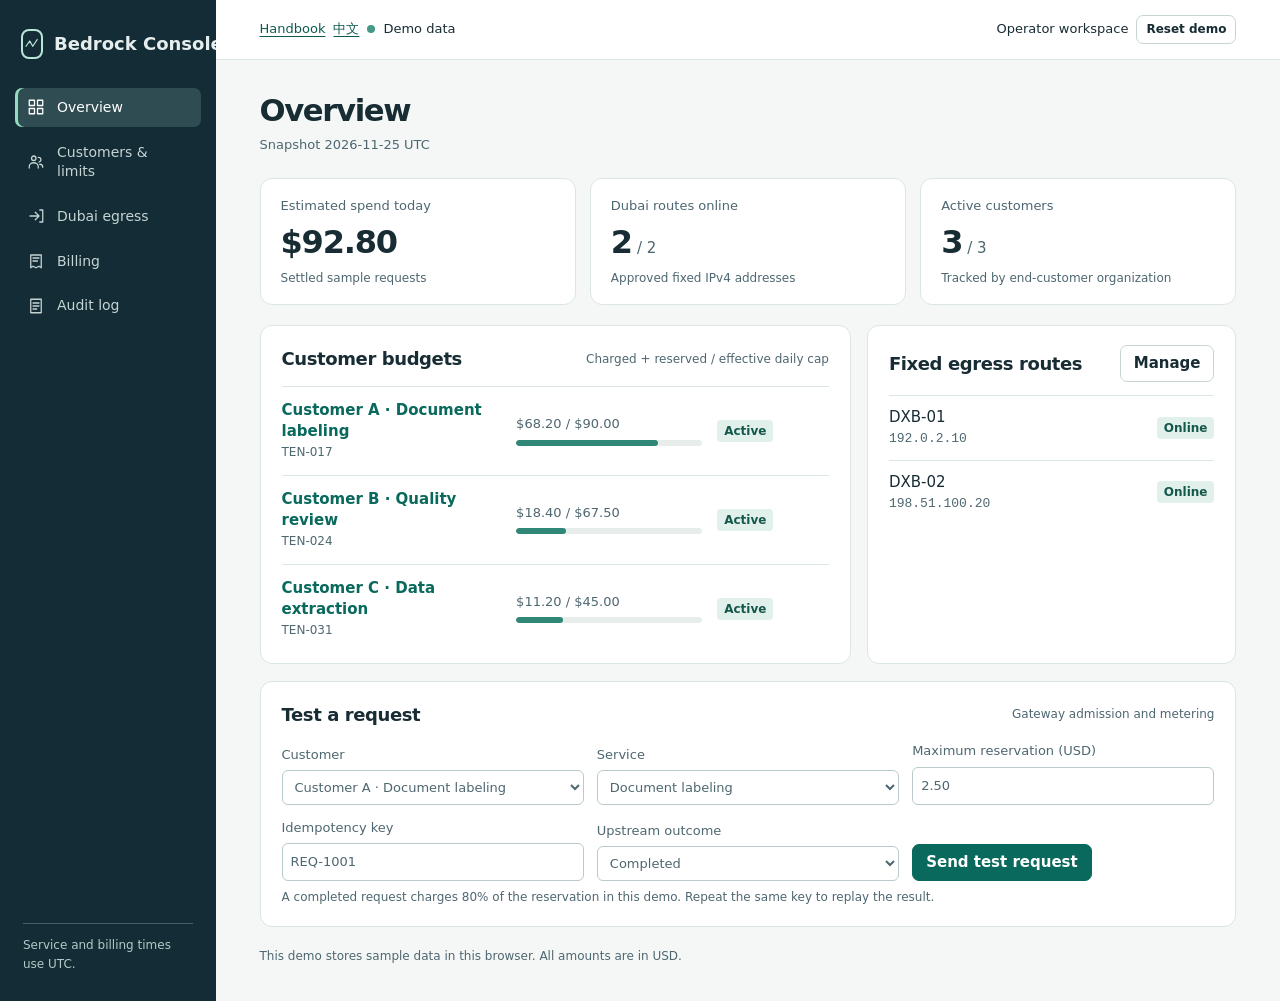
<file: projects/bedrock-gateway/en/prototype/index.html>
<!doctype html>
<html lang="en">
<head>
  <meta charset="utf-8">
  <meta name="viewport" content="width=device-width, initial-scale=1">
  <meta name="description" content="Explore customer budgets, fixed Dubai egress routes and billing reconciliation in an interactive Amazon Bedrock gateway demo.">
  <title>Gateway prototype · Bedrock Console</title>
  <link rel="stylesheet" href="../../prototype/app.css">
  <link rel="stylesheet" href="en.css">
  <script defer src="app.js"></script>
</head>
<body>
  <div id="app">
    <main class="nojs">
      <h1>Bedrock Console</h1>
      <p>This interactive demo requires JavaScript. <a href="../#product">Read the product design</a> or <a href="../../prototype/" lang="zh-CN" hreflang="zh-CN">中文</a>.</p>
    </main>
  </div>
  <dialog id="confirmBox" aria-labelledby="confirmTitle" aria-describedby="confirmText">
    <h2 id="confirmTitle"></h2>
    <p id="confirmText"></p>
    <div class="actions right">
      <button type="button" id="cancelBtn">Cancel</button>
      <button type="button" id="confirmBtn" class="mainBtn">Confirm</button>
    </div>
  </dialog>
</body>
</html>
</file>
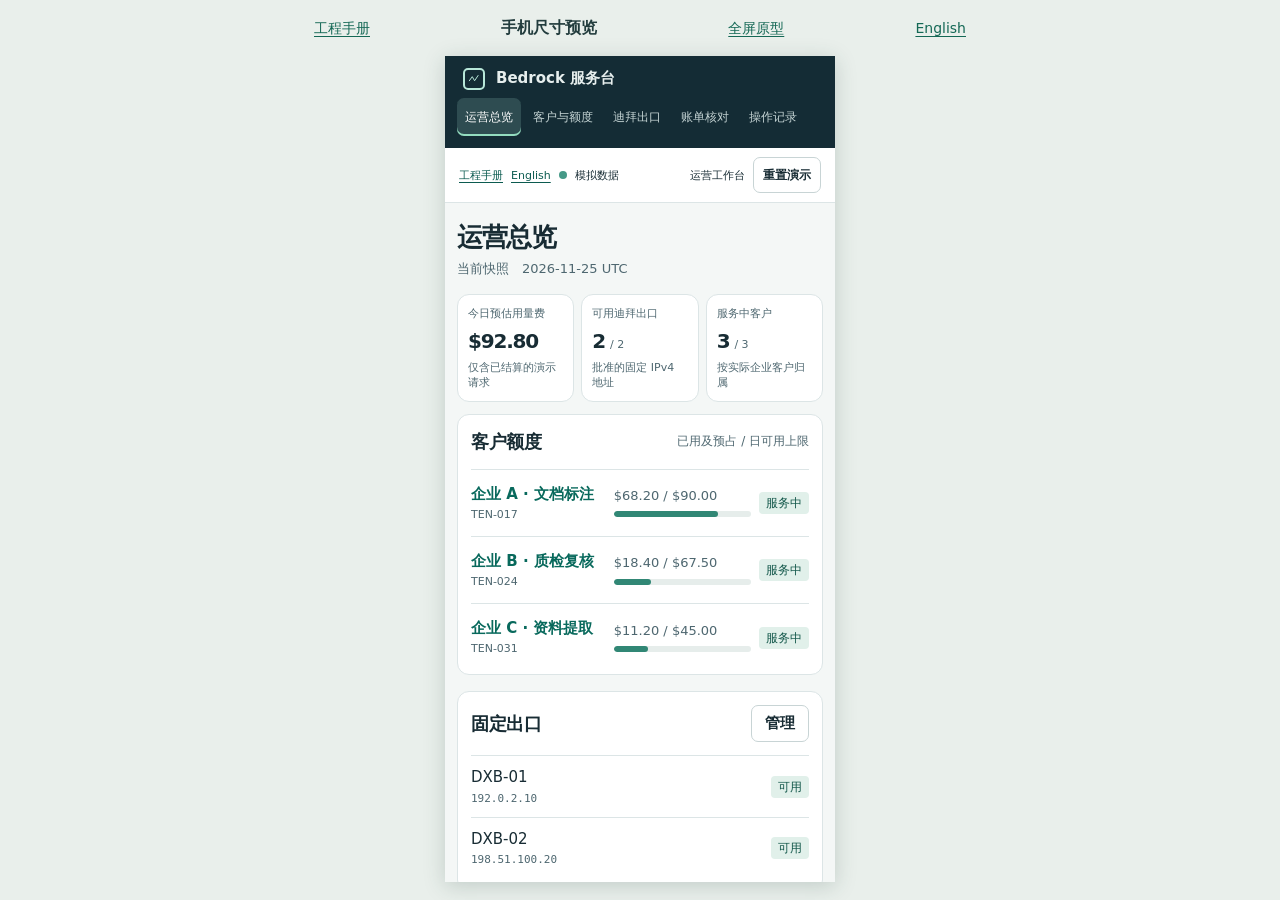
<file: projects/bedrock-gateway/mobile.html>
<!doctype html>
<html lang="zh-CN"><head><meta charset="utf-8"><meta name="viewport" content="width=device-width,initial-scale=1"><title>手机尺寸预览 · Bedrock 服务台</title><link rel="stylesheet" href="assets/guide.css"></head><body class="device-page"><header class="device-head"><a href="zh/">工程手册</a><strong>手机尺寸预览</strong><a href="prototype/">全屏原型</a><a href="en/mobile.html" lang="en">English</a></header><main class="device"><iframe src="prototype/" title="手机尺寸的交互原型" width="390" height="820"></iframe></main></body></html>
</file>
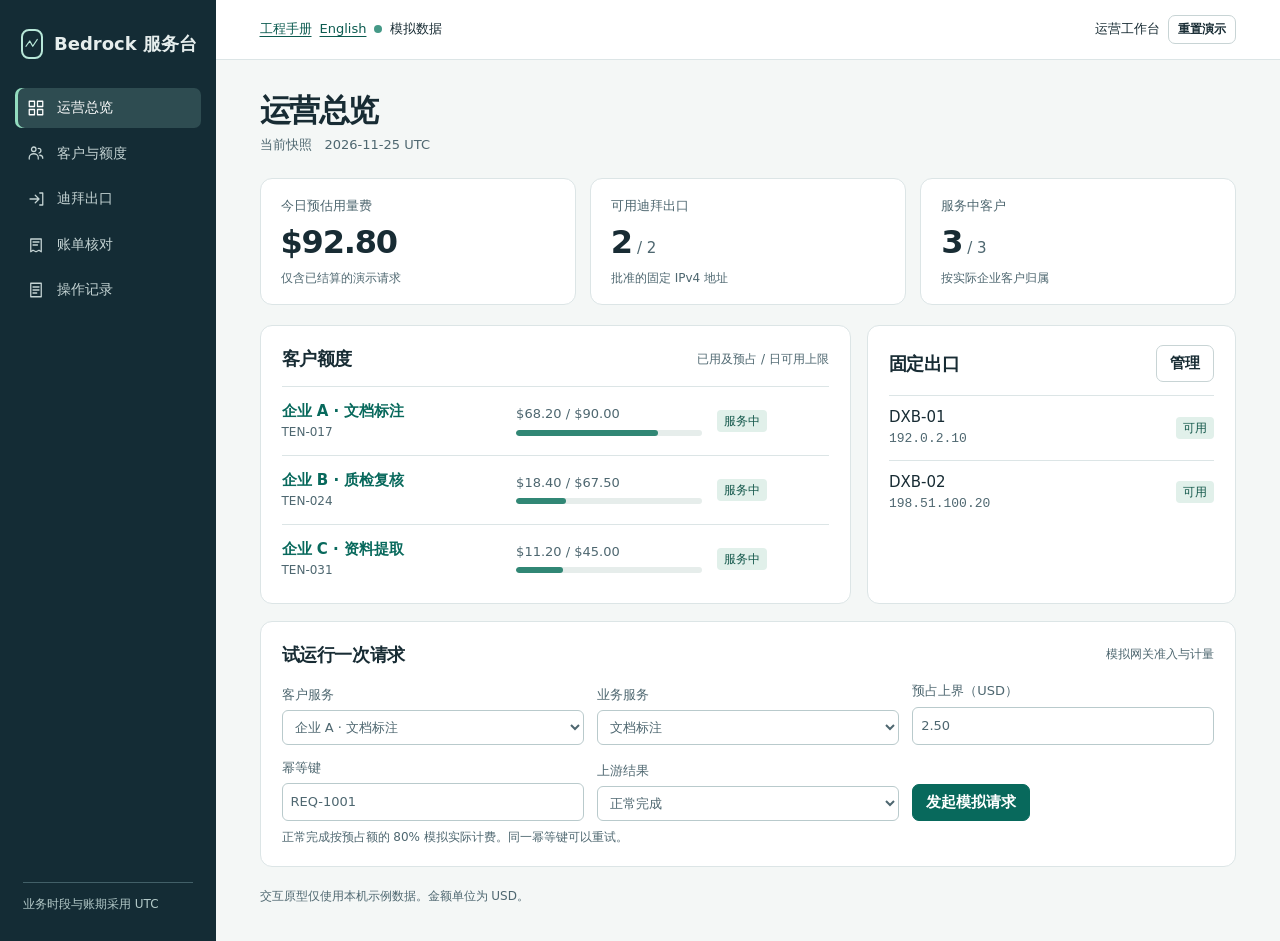
<file: projects/bedrock-gateway/downloads/Bedrock_Gateway_Prototype.html>
<!doctype html>
<html lang="zh-CN"><head><meta charset="utf-8"><meta name="viewport" content="width=device-width,initial-scale=1"><meta name="description" content="Bedrock 多客户服务后台交互原型，可试用额度、固定出口和账单核对。"><title>交互原型 · Bedrock 服务台</title><style>
:root{--ink:#182c34;--mut:#4e6770;--line:#dce5e6;--nav:#142c35;--teal:#08695c;--pale:#e2f1ec;--red:#963e36;--amber:#885614;--bg:#f4f7f6}*{box-sizing:border-box}body{margin:0;color:var(--ink);font:15px/1.55 Inter,"Noto Sans CJK SC","Microsoft YaHei",system-ui,sans-serif;background:var(--bg)}button,input,select{font:inherit;color:inherit}button,select{cursor:pointer}button,a,input,select{outline-offset:3px}button:focus-visible,input:focus-visible,select:focus-visible{outline:3px solid #318f98}button{border:1px solid #c8d4d5;background:#fff;padding:7px 13px;border-radius:7px;font-weight:600;line-height:1.4}button:hover{background:#edf4f2}.mainBtn{background:var(--teal);border-color:var(--teal);color:white}.mainBtn:hover{background:#034f46}.danger{color:var(--red)}.shell{display:grid;grid-template-columns:216px minmax(0,1fr);min-height:100vh}.side{background:var(--nav);color:#e6eeed;padding:28px 15px;display:flex;flex-direction:column;gap:28px}.brand{padding:1px 6px;display:flex;align-items:center;gap:11px;font-size:18px;font-weight:700;white-space:nowrap}.brandmark{width:30px;height:30px;border:2px solid #b7e7d8;border-radius:8px;display:grid;place-items:center;color:#b7e7d8}.side nav{display:grid;gap:6px}.side nav button{border:0;background:none;text-align:left;color:#c5d4d4;padding:10px 12px;display:flex;align-items:center;gap:12px;font-size:14px;font-weight:500}.side nav button.active{color:white;background:#2e4c51;box-shadow:inset 3px 0 #93dcbf}.side nav button:hover{background:#28434b}.ico{width:18px;height:18px;flex:none;fill:none;stroke:currentColor;stroke-width:1.7;stroke-linecap:round;stroke-linejoin:round}.sidefoot{margin-top:auto;color:#b3c9c8;padding:14px 8px 0;font-size:12px}.workspace{min-width:0}.top{display:flex;align-items:center;justify-content:space-between;gap:15px;padding:15px clamp(18px,3.4vw,48px);background:white;border-bottom:1px solid var(--line);font-size:13px}.top span{display:flex;gap:8px;align-items:center}.dot{display:inline-block;width:8px;height:8px;border-radius:50%;background:#459987}.top button{font-size:12px;padding:5px 9px}.inner{max-width:1440px;padding:30px clamp(18px,3.4vw,48px) 36px;margin:auto}h1,h2,h3,p{margin:0}h1{font-size:clamp(26px,2.4vw,34px);letter-spacing:-1.4px;line-height:1.35}h2{font-size:18px;letter-spacing:-.4px}h3{font-size:16px}.title,.capHead,.rowHead,.actions,.btm,.toolbar{display:flex;align-items:center;justify-content:space-between;gap:12px;flex-wrap:wrap}.title{margin-bottom:23px}.title p,.small{color:var(--mut);font-size:13px}.title p{margin-top:4px}.cards{display:grid;grid-template-columns:repeat(3,minmax(0,1fr));gap:14px;margin-bottom:20px}.card,.panel{background:white;border:1px solid var(--line);border-radius:12px}.card{padding:17px 20px}.card .label{font-size:13px;color:var(--mut);margin-bottom:6px}.metric{font-size:clamp(25px,2.5vw,35px);line-height:1.22;letter-spacing:-1.2px;font-weight:650;font-variant-numeric:tabular-nums}.metric small{font-size:15px;color:var(--mut);font-weight:500;letter-spacing:0;margin-left:5px}.hint{font-size:12px;color:var(--mut);margin-top:7px}.panel{padding:19px 21px;margin-bottom:18px;min-width:0}.split{display:grid;grid-template-columns:minmax(0,1.6fr) minmax(235px,1fr);gap:16px}.split .panel{margin:0}.rowHead{margin-bottom:13px}.type{font-size:12px;color:var(--mut);font-weight:500}.serviceRow{display:grid;grid-template-columns:minmax(110px,1.18fr) minmax(95px,1fr) minmax(75px,.6fr);gap:15px;align-items:center;border-top:1px solid var(--line);padding:13px 0}.serviceRow:last-child{padding-bottom:4px}.nameBtn{background:none;border:0;color:var(--teal);padding:0;text-align:left}.nameBtn:hover{text-decoration:underline;background:none}.sub{display:block;color:var(--mut);font-size:12px}.money{font-variant-numeric:tabular-nums;white-space:nowrap}.bar{background:#e6edeb;border-radius:8px;overflow:hidden;height:6px;margin:4px 0}.bar i{display:block;background:#318775;height:100%;border-radius:8px}.badge{display:inline-block;border-radius:4px;font-size:12px;line-height:1.5;padding:2px 7px;white-space:nowrap;font-weight:570}.ok{color:#14584b;background:#e1f0ea}.warn{color:#714b10;background:#fff0ce}.bad{color:#91372f;background:#fbe7e5}.neutral{color:#405960;background:#edf1f1}.routeRow,.eventRow{padding:10px 0;border-top:1px solid var(--line);display:flex;gap:12px;justify-content:space-between;align-items:center}.compact{font:13px/1.55 "IBM Plex Mono","Noto Sans Mono CJK SC",monospace}.form{display:grid;grid-template-columns:repeat(3,minmax(0,1fr));gap:13px;align-items:end}label{display:grid;gap:5px;color:var(--mut);font-size:13px}input,select{min-width:0;max-width:100%;background:#fff;border:1px solid #b9cacc;border-radius:6px;padding:8px}input[type=checkbox]{width:auto;min-height:auto}.toolbar{margin:12px 0}.tabs{display:flex;gap:8px;flex-wrap:wrap;margin-bottom:13px}.tabs button.cur{background:var(--pale);border-color:#78a79c}.band{padding:10px 14px;border-left:3px solid #77b1a1;background:#edf5f2;color:#2a5048;margin-top:12px;font-size:13px;border-radius:2px}.scroller{overflow-x:auto}table{border-collapse:collapse;width:100%;font-size:14px;text-align:left;font-variant-numeric:tabular-nums}th,td{padding:9px 10px;border-bottom:1px solid var(--line);white-space:nowrap}th{font-size:12px;font-weight:550;color:var(--mut)}td:first-child,th:first-child{padding-left:0}.sp{height:17px}.list{display:grid;gap:7px}.two{display:grid;grid-template-columns:1fr 1fr;gap:13px}.right{justify-content:flex-end}.notice{color:var(--mut);margin:7px 0 12px;font-size:13px}.pick{font-size:14px;width:auto}.feedback{color:#174d40;background:#e0f1e7;padding:9px 14px;border-radius:6px;margin-bottom:14px;border:1px solid #b9dbcd;font-size:14px}.feedback.err{color:#7c3028;background:#fae9e6;border-color:#e6c6c0}.feedback:empty{display:none}.last{margin-bottom:0}.footer{color:var(--mut);font-size:12px;margin-top:20px}.sidefoot div{border-top:1px solid #426068;padding-top:12px}dialog{width:min(400px,calc(100% - 32px));border:1px solid #b6c8c9;border-radius:12px;padding:23px;color:var(--ink)}dialog p{margin:8px 0 18px}dialog::backdrop{background:#10293073}
@media(max-width:980px){.shell{grid-template-columns:181px minmax(0,1fr)}.split{grid-template-columns:1fr}.panel,.card{padding:15px}.inner{padding-top:20px}}
@media(max-width:700px){.shell{display:block}.side{padding:10px 12px;gap:7px}.brand{font-size:15px}.brandmark{width:22px;height:22px;border-radius:5px}.brandmark .ico{width:14px}.side nav{display:flex;overflow-x:auto;gap:4px;padding-bottom:2px}.side nav button{padding:6px 8px;font-size:12px;flex:none}.side nav .ico,.sidefoot{display:none}.side nav button.active{box-shadow:inset 0 -2px #93dcbf}.top{padding:9px 14px;font-size:11px}.inner{padding:17px 12px 25px}.cards{gap:7px;margin-bottom:12px}.card{padding:10px}.metric{font-size:22px}.metric small{font-size:11px}.card .label,.hint{font-size:11px}.panel{padding:13px}.title{margin-bottom:15px}.form,.two{grid-template-columns:1fr 1fr}.serviceRow{gap:8px}.eventRow{align-items:start}.eventRow .badge{font-size:11px}.sp{height:12px}.sub{font-size:11px}}
@media(max-width:410px){.form{grid-template-columns:1fr}.metric{font-size:20px}.hint{line-height:1.4}.serviceRow{grid-template-columns:1.08fr 1.1fr auto}.title{align-items:start}}
@media print{.side,.top,.actions,.footer,button{display:none}.shell{display:block}.inner{padding:0}}

.top a{color:#0c5b50;text-decoration:underline;text-underline-offset:3px}.feedback:focus{outline:0}.nojs{max-width:70rem;margin:2rem auto;background:white;padding:1rem}.nojs img{width:100%;height:auto}dialog:not([open]){display:none}
@media(max-width:700px){.side nav button{min-height:38px}.top button,input,select{min-height:36px}.inner{overflow-wrap:anywhere}.metric,.money{overflow-wrap:normal}}
</style></head><body><div id="app"><main class="nojs"><h1>Bedrock 服务台</h1><p>交互界面需要 JavaScript。可先<a href="Bedrock_Gateway_Design_CN.pdf">阅读产品设计</a>，或查看下方的客户额度示意。 <a href="Bedrock_Gateway_Prototype_EN.html" lang="en" hreflang="en">English</a></p></main></div><dialog id="confirmBox"><h2 id="confirmTitle"></h2><p id="confirmText"></p><div class="actions right"><button id="cancelBtn">取消</button><button id="confirmBtn" class="mainBtn">确认</button></div></dialog><script>
'use strict';
const demoDay='2026-11-25', storageKey='bedrock-web-demo-v3';
const routeData=[['DXB-01','192.0.2.10'],['DXB-02','198.51.100.20'],['DXB-03','203.0.113.30']];
const profiles=['企业 A · 文档标注','企业 B · 质检复核','企业 C · 资料提取'];
function seed(){return {n:2,up:[true,true,true],t:[
{id:'TEN-017',name:profiles[0],role:'svc-label-a',services:[{id:'label',name:'文档标注',day:8500,used:4180,hold:500},{id:'review',name:'抽样复核',day:3000,used:2140,hold:0}],profile:'已关联',day:10000,mo:200000,used:6320,month:86240,hold:500,open:1,conc:8,rpm:120,net:0,backup:false,spare:-1,state:'服务中'},
{id:'TEN-024',name:profiles[1],role:'svc-review-b',services:[{id:'review',name:'质检复核',day:7500,used:1840,hold:0}],profile:'已关联',day:7500,mo:150000,used:1840,month:48210,hold:0,open:0,conc:4,rpm:60,net:0,backup:true,spare:1,state:'服务中'},
{id:'TEN-031',name:profiles[2],role:'svc-extract-c',services:[{id:'extract',name:'资料提取',day:5000,used:1120,hold:0}],profile:'已关联',day:5000,mo:90000,used:1120,month:27110,hold:0,open:0,conc:3,rpm:60,net:0,backup:false,spare:-1,state:'服务中'}],
events:[{id:'E-0001',time:'09:00:00',tenant:'系统',op:'载入演示快照',detail:'两条出口均在批准集合内'}],holds:[],receipts:{},usageTimes:[[],[],[]],reconciled:false,seq:1};}
function loadDemo(){
 try{
  const previous=JSON.parse(localStorage.getItem(storageKey));
  if(previous && Array.isArray(previous.t) && previous.t.length===3 &&
     previous.t.every(t=>Array.isArray(t.services) && t.services.length>0) &&
     Array.isArray(previous.up) && Array.isArray(previous.usageTimes) &&
     Array.isArray(previous.holds) && Array.isArray(previous.events) && previous.receipts) return previous;
 }catch(_){}
 return seed();
}
let db=loadDemo();
let page='overview',sel=0,portal=false,msg='',err=false,proc=null;const sim={idx:0,service:0,amount:'2.50',key:'REQ-1001',outcome:'正常完成'};
function save(){try{localStorage.setItem(storageKey,JSON.stringify(db))}catch(_){}}
const icons={overview:'M3 3h7v7H3z M14 3h7v7h-7z M3 14h7v7H3z M14 14h7v7h-7z',tenants:'M3 20v-2c0-3 3-5 6-5s6 2 6 5v2 M9 10a3 3 0 1 0 0-6 3 3 0 1 0 0 6 M15 6c4-1 5 5 1 6 M17 15c3 0 4 2 4 4',egress:'M4 12h11 M11 7l5 5-5 5 M17 4h4v16h-4',billing:'M5 4h14v17l-3-2-4 2-4-2-3 2z M8 8h8 M8 12h6',audit:'M5 3h14v18H5z M8 8h8 M8 12h8 M8 16h5',logo:'M4 15l5-7 4 7 6-9'};
function ic(k){return '<svg aria-hidden="true" class="ico" viewBox="0 0 24 24"><path d="'+icons[k]+'"/></svg>'}
const pages={overview:'运营总览',tenants:'客户与额度',egress:'迪拜出口',billing:'账单核对',audit:'操作记录'};
function esc(v){return String(v).replace(/[&<>"']/g,c=>({'&':'&amp;','<':'&lt;','>':'&gt;','"':'&quot;',"'":'&#39;'}[c]))}
const usd=c=>'$'+(c/100).toLocaleString('en-US',{minimumFractionDigits:2,maximumFractionDigits:2});
function moneyIn(s){const v=String(s).trim();if(!/^\d{1,7}(\.\d{1,2})?$/.test(v))return NaN;const a=v.split('.');return Number(a[0])*100+Number((a[1]||'').padEnd(2,'0'))}
function effective(v){return Math.floor(v*9/10)}
function room(t){return Math.max(0,Math.min(effective(t.day)-t.used-t.hold,effective(t.mo)-t.month-t.hold))}
function serviceRoom(t,s){return Math.max(0,Math.min(room(t),effective(s.day)-s.used-s.hold))}
function percent(t){return Math.min(100,Math.round((t.used+t.hold)/Math.max(1,effective(t.day))*100))}
function badge(s,cl){return '<span class="badge '+(cl||'neutral')+'">'+esc(s)+'</span>'}
function state(t){return badge(t.state,t.state==='服务中'?'ok':t.state==='上游受限'?'bad':'warn')}
function card(label,value,note){return '<div class="card"><div class="label">'+label+'</div><div class="metric">'+value+'</div><div class="hint">'+note+'</div></div>'}
function title(h,sub,act){return '<div class="title"><div><h1>'+h+'</h1><p>'+sub+'</p></div>'+(act||'')+'</div>'}
function log(tenant,op,detail){db.seq++;db.events.unshift({id:'E-'+String(db.seq).padStart(4,'0'),time:new Date().toISOString().slice(11,19),tenant,op,detail})}
function tell(s,bad){msg=s;err=!!bad;save();render()}
function nav(k){page=k;msg='';render()}
function pick(i){sel=Number(i);msg='';render()}
function openTenant(i){sel=i;nav('tenants')}
function routePick(t){if(t.net<db.n&&db.up[t.net])return t.net;if(t.backup&&t.spare!==t.net&&t.spare>=0&&t.spare<db.n&&db.up[t.spare])return t.spare;return -1}
function options(which){return db.t.map((t,i)=>'<option value="'+i+'" '+(i===which?'selected':'')+'>'+esc(t.name)+'</option>').join('')}
function render(){const navs=Object.entries(pages).map(([k,v])=>'<button type="button" data-nav="'+k+'" class="'+(page===k?'active':'')+'">'+ic(k)+v+'</button>').join('');
document.getElementById('app').innerHTML='<div class="shell"><aside class="side"><div class="brand"><span class="brandmark">'+ic('logo')+'</span>Bedrock 服务台</div><nav aria-label="主要导航">'+(portal?'<button class="active">'+ic('overview')+'我的服务</button>':navs)+'</nav><div class="sidefoot"><div>业务时段与账期采用 UTC</div></div></aside><div class="workspace"><div class="top"><span><a href="Bedrock_Gateway_Design_CN.pdf">工程手册</a> <a href="Bedrock_Gateway_Prototype_EN.html" lang="en" hreflang="en">English</a> <i class="dot"></i>模拟数据</span><span>'+(portal?'客户视图':'运营工作台')+' <button data-action="'+(portal?'leave-portal':'reset-demo')+'">'+(portal?'返回运营原型':'重置演示')+'</button></span></div><main class="inner"><div id="feedback" class="feedback '+(err?'err':'')+'" role="status">'+esc(msg)+'</div>'+(portal?portalPage():({overview,tenants,egress,billing,audit}[page])())+'<div class="footer">交互原型仅使用本机示例数据。金额单位为 USD。</div></main></div></div>';
}
function overview(){const total=db.t.reduce((a,t)=>a+t.used,0),up=db.up.slice(0,db.n).filter(Boolean).length;
return title('运营总览','当前快照　'+demoDay+' UTC')+'<div class="cards">'+card('今日预估用量费',usd(total),'仅含已结算的演示请求')+card('可用迪拜出口',up+'<small>/ '+db.n+'</small>','批准的固定 IPv4 地址')+card('服务中客户',db.t.filter(t=>t.state==='服务中').length+'<small>/ '+db.t.length+'</small>','按实际企业客户归属')+'</div><div class="split"><section class="panel"><div class="rowHead"><h2>客户额度</h2><span class="type">已用及预占 / 日可用上限</span></div>'+db.t.map((t,i)=>'<div class="serviceRow"><div><button class="nameBtn" data-action="open-tenant" data-index="'+i+'">'+esc(t.name)+'</button><span class="sub">'+t.id+'</span></div><div><span class="small money">'+usd(t.used+t.hold)+' / '+usd(effective(t.day))+'</span><div class="bar"><i style="width:'+percent(t)+'%"></i></div></div><div>'+state(t)+'</div></div>').join('')+'</section><section class="panel"><div class="rowHead"><h2>固定出口</h2><button data-action="egress">管理</button></div>'+routeData.slice(0,db.n).map((r,i)=>'<div class="routeRow"><div>'+r[0]+'<span class="sub compact">'+r[1]+'</span></div>'+badge(db.up[i]?'可用':'线路故障',db.up[i]?'ok':'bad')+'</div>').join('')+'</section></div><div class="sp"></div>'+simPanel()}
function simPanel(){return '<section class="panel last"><div class="rowHead"><h2>试运行一次请求</h2><span class="type">模拟网关准入与计量</span></div><div class="form"><label>客户服务<select id="sTenant" data-field="sim-tenant">'+options(sim.idx)+'</select></label><label>业务服务<select id="sService" data-field="sim-service">'+db.t[sim.idx].services.map((s,i)=>'<option value="'+i+'" '+(i===sim.service?'selected':'')+'>'+esc(s.name)+'</option>').join('')+'</select></label><label>预占上界（USD）<input id="sAmount" value="'+esc(sim.amount)+'" inputmode="decimal" data-field="sim-amount"></label><label>幂等键<input id="sKey" value="'+esc(sim.key)+'" maxlength="40" data-field="sim-key"></label><label>上游结果<select id="sOutcome" data-field="sim-outcome">'+['正常完成','发送后结果未知','已收到平台对该客户的限制通知'].map(x=>'<option '+(x===sim.outcome?'selected':'')+'>'+x+'</option>').join('')+'</select></label><div><button class="mainBtn" data-action="send-request">发起模拟请求</button></div></div><p class="hint">正常完成按预占额的 80% 模拟实际计费。同一幂等键可以重试。</p></section>'}
function sendSim(){const t=db.t[sim.idx],amt=moneyIn(sim.amount),key=sim.key.trim();
if(sim.outcome==='已收到平台对该客户的限制通知'){if(t.state!=='上游受限'){t.state='上游受限';log(t.id,'上游限制','已确认企业范围。冻结新调用，保留在途预占。')}return tell('403 已冻结客户，本笔未发送。',true)}
if(!Number.isSafeInteger(amt)||amt<=0||!/^[A-Za-z0-9_-]{1,40}$/.test(key))return tell('请输入正数金额和有效幂等键（字母、数字、短横线或下划线）。',true);
const svc=t.services[sim.service];if(!svc)return tell('此项目未开通选定服务。',true);const k=t.id+'|'+svc.id+'|'+key,old=db.receipts[k];if(old){if(old.amount!==amt)return tell('409　同一幂等键的业务参数不同。',true);return tell('幂等回放　'+old.result+'，未新增调用或计费。')}
if(t.state!=='服务中')return tell('403　客户已暂停或上游受限。',true);const r=routePick(t);if(r<0)return tell('503　批准的线路不可用，未发送。',true);
if(serviceRoom(t,svc)<amt)return tell('429　此服务剩余可预占 '+usd(serviceRoom(t,svc))+'，未发送。',true);
const now=Date.now();db.usageTimes[sim.idx]=db.usageTimes[sim.idx].filter(v=>v>now-60000);
if(t.open>=t.conc||db.usageTimes[sim.idx].length>=t.rpm)return tell('429　并发或每分钟请求数达到上限，未发送。',true);
db.usageTimes[sim.idx].push(now);let res;if(sim.outcome==='发送后结果未知'){t.hold+=amt;svc.hold+=amt;t.open++;db.holds.push({tenant:sim.idx,service:sim.service,key,amount:amt});res='202 结果待核，保留预占 '+usd(amt);log(t.id,'待核对',svc.name+' · '+key+' · '+routeData[r][0]+' · '+usd(amt))}
else{const actual=Math.ceil(amt*8/10);t.used+=actual;svc.used+=actual;t.month+=actual;res='200 已计 '+usd(actual)+' · '+routeData[r][0];log(t.id,'请求结算',svc.name+' · '+key+' · '+routeData[r][0]+' · '+usd(actual))}
db.receipts[k]={amount:amt,result:res};tell(res)}
function tenants(){const t=db.t[sel];return title('客户与额度','选择企业客户，调整业务限额或查看客户侧页面。','<select aria-label="选择客户" class="pick" data-field="tenant-filter">'+options(sel)+'</select>')+'<div class="cards">'+card('今日已计',usd(t.used),t.id)+card('当前预占',usd(t.hold),'含结果未知的请求')+card('当前可预占',usd(room(t)),'日、月余额取较小值')+'</div><section class="panel"><div class="rowHead"><h2>'+esc(t.name)+'</h2>'+state(t)+'</div><div class="two"><div>服务端角色<span class="sub compact">'+t.role+'</span></div><div>Anthropic 企业档案<span class="sub">'+t.profile+'（演示）</span></div></div><div class="sp"></div><div class="form"><label>日预算 USD<input id="dayCap" value="'+(t.day/100).toFixed(2)+'" inputmode="decimal"></label><label>月预算 USD<input id="monthCap" value="'+(t.mo/100).toFixed(2)+'" inputmode="decimal"></label><label>每分钟请求数<input id="rpm" type="number" min="1" value="'+t.rpm+'"></label><label>并发上限<input id="conc" type="number" min="1" value="'+t.conc+'"></label><label>主出口<select id="net">'+routeData.slice(0,db.n).map((r,i)=>'<option value="'+i+'" '+(t.net===i?'selected':'')+'>'+r[0]+'</option>').join('')+'</select></label><label>线路故障策略<select id="backup"><option value="-1" '+(!t.backup?'selected':'')+'>固定主出口，故障停发</option>'+routeData.slice(0,db.n).map((r,i)=>'<option value="'+i+'" '+(t.backup&&t.spare===i?'selected':'')+'>备用 '+r[0]+'</option>').join('')+'</select></label></div><div class="sp"></div><h3>服务子额度</h3><div class="scroller"><table><tr><th>业务</th><th>今日已计</th><th>预占</th><th>日预算 USD</th></tr>'+t.services.map((v,i)=>'<tr><td>'+esc(v.name)+'</td><td>'+usd(v.used)+'</td><td>'+usd(v.hold)+'</td><td><input id="svcCap'+i+'" aria-label="'+esc(v.name)+'日预算" inputmode="decimal" style="width:100px" value="'+(v.day/100).toFixed(2)+'"></td></tr>').join('')+'</table></div><div class="band">演示预留 10% 安全余量。客户总额和当前服务子额度同时生效。下调至当前用量以下会立即停止新请求，在途预占继续保留。</div><div class="toolbar"><div class="actions"><button class="mainBtn" data-action="save-tenant">保存配置</button><button data-action="pause-tenant" '+(t.state==='上游受限'?'disabled':'')+'>'+(t.state==='运营暂停'?'恢复客户':'暂停客户')+'</button></div><button data-action="show-portal">预览客户视图</button></div></section>'}
function saveTenant(){const t=db.t[sel],d=moneyIn(document.getElementById('dayCap').value),m=moneyIn(document.getElementById('monthCap').value),c=Number(document.getElementById('conc').value),rp=Number(document.getElementById('rpm').value),nt=Number(document.getElementById('net').value),sp=Number(document.getElementById('backup').value),back=sp>=0;if(![c,rp,d,m].every(v=>Number.isSafeInteger(v)&&v>0)||c>100000||rp>1000000||m<d)return tell('额度必须为正，月预算须大于等于日预算，并发和频率须为有效正整数。',true);
const sub=t.services.map((_,i)=>moneyIn(document.getElementById('svcCap'+i).value));if(sub.some(v=>!Number.isSafeInteger(v)||v<=0))return tell('请输入大于零的服务日预算。',true);
if(back&&(db.n<2||sp===nt))return tell('备用出口须与主出口不同，并已列入批准集合。',true);
confirmAct('保存客户配置','更改将立即影响该客户的新请求。',()=>{Object.assign(t,{day:d,mo:m,conc:c,rpm:rp,net:nt,backup:back,spare:sp});t.services.forEach((v,i)=>v.day=sub[i]);log(t.id,'修改客户配置','日 '+usd(d)+'，月 '+usd(m)+'，主出口 '+routeData[nt][0]);tell('客户配置已保存。')})}
function pauseT(){const t=db.t[sel];if(t.state==='上游受限')return tell('上游限制需正式解除后才能恢复。',true);const v=t.state==='运营暂停'?'服务中':'运营暂停';confirmAct(v==='服务中'?'恢复客户':'暂停客户','只变更所选客户的新请求准入。',()=>{t.state=v;log(t.id,'客户状态',v);tell('客户状态已更新。')})}
function showPortal(){portal=true;msg='';render()}function leavePortal(){portal=false;msg='';render()}
function portalPage(){const t=db.t[sel];return title(t.name,'客户服务视图 · '+t.id)+'<div class="cards">'+card('今日用量费预估',usd(t.used),'演示当日 UTC')+card('在途预占',usd(t.hold),'尚未结算')+card('可用额度',usd(room(t)),'当日及本月剩余取低值')+'</div><div class="panel"><div class="rowHead"><h2>我的服务</h2>'+state(t)+'</div><div class="two"><div>日预算<span class="sub">'+usd(t.day)+'</span></div><div>本月预估累计<span class="sub">'+usd(t.month)+'</span></div></div><div class="band">上期业务服务账单　'+(db.reconciled?invoice(sel)+' · '+billRow(sel)[3]:'等待核对')+'</div><div class="toolbar"><span class="small">示例合同单列用量费与固定业务服务费。</span><button data-action="export-own">导出我的账单 CSV</button></div></div><div class="panel"><h2>我的服务记录</h2>'+eventList(db.events.filter(e=>e.tenant===t.id))+'</div>'}
function egress(){return title('迪拜出口','演示地址使用文档保留网段。真实上线需运营商证明与 AWS 源地址记录。')+'<section class="panel"><div class="rowHead"><h2>批准的地址集合</h2><div class="actions"><select id="poolN" aria-label="批准的地址数">'+[1,2,3].map(i=>'<option '+(i===db.n?'selected':'')+' value="'+i+'">'+i+' 个出口</option>').join('')+'</select><button data-action="change-count">应用数量</button></div></div>'+routeData.slice(0,db.n).map((r,i)=>'<div class="routeRow"><div><strong>'+r[0]+'</strong><span class="sub compact">'+r[1]+' / IPv4</span></div><div class="actions">'+badge(db.up[i]?'线路可用':'线路故障',db.up[i]?'ok':'bad')+'<button data-action="flip-route" data-index="'+i+'">'+(db.up[i]?'模拟断线':'恢复线路')+'</button></div></div>').join('')+'<div class="band">固定主出口的客户在线路故障时停发。允许备用的客户仅能切换到已批准的线路。上游封控或限流不会触发换线。</div></section><section class="panel"><h2>客户出口映射</h2><div class="scroller"><table><tr><th>客户</th><th>主出口</th><th>备用策略</th><th>当前可用路径</th></tr>'+db.t.map(t=>{const r=routePick(t);return '<tr><td>'+esc(t.name)+'</td><td>'+routeData[t.net][0]+'</td><td>'+(t.backup?'备用 '+routeData[t.spare][0]:'故障停发')+'</td><td>'+(r<0?'停发':routeData[r][0])+'</td></tr>'}).join('')+'</table></div></section>'}
function changeN(){const n=Number(document.getElementById('poolN').value);if(db.t.some(t=>t.net>=n||t.backup&&t.spare>=n))return tell('配置冲突，先在“客户与额度”调整被移除的主出口或备用策略。',true);if(n===db.n)return tell('批准的出口数量未改变。');confirmAct('调整批准集合','变更演示预登记的出口集合，现有客户的主备绑定继续以客户配置为准。',()=>{db.n=n;log('系统','调整出口集合','批准数量 '+n);tell('批准集合已更新。')})}
function flipRoute(i){const next=!db.up[i];confirmAct(next?'恢复线路':'模拟网络故障','将重新计算各客户可用的已批准路径。',()=>{db.up[i]=next;log('系统','线路'+(next?'恢复':'故障'),routeData[i][0]);tell(routeData[i][0]+' 已'+(next?'恢复。':'断线。'))})}
const est=[6240,1690,1120],aws=[6240,1840,1120],fees=[2000,1200,1500];function invoice(i){return db.reconciled&&aws[i]===est[i]?usd(aws[i]+fees[i]):'待复核'}
function receiptRows(i){const t=db.t[i];return [['账期 UTC','客户','客户编号','币种','合同用量费','固定业务服务费','应付金额','状态'],['2026-11-23',t.name,t.id,'USD',db.reconciled?(aws[i]/100).toFixed(2):'待核',(fees[i]/100).toFixed(2),invoice(i),db.reconciled?billRow(i)[3]:'等待导入']]}
function exportBill(i){if(portal&&sel!==i)return;const rows=receiptRows(i);const csv=rows.map(r=>r.map(v=>'"'+String(v).replaceAll('"','""')+'"').join(',')).join('\r\n');const url=URL.createObjectURL(new Blob(['\uFEFF'+csv],{type:'text/csv;charset=utf-8'}));const a=document.createElement('a');a.href=url;a.download='Bill_2026-11-23_'+db.t[i].id+'.csv';document.body.appendChild(a);a.click();a.remove();setTimeout(()=>URL.revokeObjectURL(url),60000);}
function billRow(i){const v=aws[i]-est[i];return [usd(est[i]),usd(aws[i]),usd(v),v!==0?'有差异，待复核':'已核对']}
function billing(){return title('账单核对','样例账期　2026-11-23 UTC','<button class="mainBtn" data-action="reconcile">'+(db.reconciled?'重跑同一版本':'导入样例 CUR 并核对')+'</button>')+'<div class="cards">'+card('网关已归属预估','$90.50','按客户的用量明细')+card('AWS 用量小计',db.reconciled?'$92.80':'—','含尚未分配的费用')+card('未分配费用',db.reconciled?'$0.80':'—','缺少可核实的调用身份')+'</div><section class="panel"><h2>按客户核对</h2><div class="scroller"><table><tr><th>客户 / 调用角色</th><th>网关预估</th><th>AWS 用量费</th><th>差额</th><th>客户应付</th><th>状态</th><th>客户单</th></tr>'+db.t.map((t,i)=>{const b=billRow(i);return '<tr><td>'+esc(t.name)+'<span class="sub compact">'+t.role+'</span></td><td>'+b[0]+'</td><td>'+(db.reconciled?b[1]:'—')+'</td><td>'+(db.reconciled?b[2]:'—')+'</td><td>'+invoice(i)+'</td><td>'+badge(db.reconciled?b[3]:'等待导入',db.reconciled&&i!==1?'ok':'warn')+'</td><td><button data-action="export-bill" data-index="'+i+'">导出 CSV</button></td></tr>'}).join('')+'</table></div><div class="band">仅比较相同的用量费口径。未分配费用进入待核项。客户单另外计入约定的固定业务服务费。</div></section><section class="panel"><h2>待核对请求</h2><p class="notice">必须取得可关联的最终用量证据后关账。汇总 CUR 不能证明某一笔请求的费用。</p>'+(db.holds.length?db.holds.map((h,i)=>'<div class="routeRow"><div>'+db.t[h.tenant].id+' / '+esc(h.key)+'<span class="sub">保留预占 '+usd(h.amount)+'</span></div><button data-action="settle-hold" data-index="'+i+'">模拟收到最终用量凭证</button></div>').join(''):'<p class="small">当前没有在原型内新增的待核请求。</p>')+'</section>'}
function reconcile(){if(db.reconciled)return tell('同一 CUR 版本已处理，无重复入账。');db.reconciled=true;log('系统','核对样例 CUR','版本 v1 · 已归属差异 $1.50 · 未归属 $0.80');tell('样例账期核对完成，1 笔客户差异和 1 笔未分配费用待复核。')}
function settleHold(i){const h=db.holds[i];if(!h)return;confirmAct('模拟最终用量凭证','演示凭证包含同一请求号及费用 '+usd(Math.ceil(h.amount*.8))+'。',()=>{const t=db.t[h.tenant],svc=t.services[h.service],act=Math.ceil(h.amount*8/10);t.hold-=h.amount;svc.hold-=h.amount;t.open--;t.used+=act;svc.used+=act;t.month+=act;db.holds.splice(i,1);db.receipts[t.id+'|'+svc.id+'|'+h.key].result='200 已核实 '+usd(act);log(t.id,'核实未知结果',h.key+' · '+usd(act));tell('已按模拟凭证结算，并释放预占差额。')})}
function eventList(arr){return arr.length?arr.map(e=>'<div class="eventRow"><div><strong>'+esc(e.op)+'</strong><span class="sub">'+esc(e.detail)+'</span></div><div style="text-align:right">'+badge(e.tenant)+'<span class="sub compact">'+esc(e.time)+' UTC</span></div></div>').join(''):'<p class="notice">暂无记录。</p>'}
let auditFilter='全部';function audit(){const places=['全部','系统'].concat(db.t.map(t=>t.id));return title('操作记录','模拟配置变更、上游调用与人工核对事件。','<select aria-label="记录范围" data-field="audit-filter">'+places.map(s=>'<option '+(s===auditFilter?'selected':'')+'>'+s+'</option>').join('')+'</select>')+'<section class="panel"><div class="rowHead"><h2>事件时间线</h2><span class="type">最新在前</span></div>'+eventList(db.events.filter(e=>auditFilter==='全部'||e.tenant===auditFilter))+'</section>'}
function confirmAct(t,d,f){proc=f;document.getElementById('confirmTitle').textContent=t;document.getElementById('confirmText').textContent=d;openConfirmation()}
document.getElementById('confirmBtn').onclick=()=>{closeConfirmation();const fn=proc;proc=null;if(fn)fn()};document.getElementById('cancelBtn').onclick=()=>{proc=null;closeConfirmation()};
function resetDemo(){confirmAct('重置本机演示','恢复初始客户、额度、出口和账单样例。',()=>{db=seed();sel=0;page='overview';auditFilter='全部';Object.assign(sim,{idx:0,service:0,amount:'2.50',key:'REQ-1001',outcome:'正常完成'});tell('已恢复初始演示数据。')})}
function openConfirmation(){
 const dialog=document.getElementById('confirmBox');
 if(typeof dialog.showModal==='function')dialog.showModal();
 else dialog.setAttribute('open','');
}
function closeConfirmation(){
 const dialog=document.getElementById('confirmBox');
 if(typeof dialog.close==='function')dialog.close();
 else dialog.removeAttribute('open');
}
const actions={
 'send-request':sendSim,'save-tenant':saveTenant,'pause-tenant':pauseT,'show-portal':showPortal,
 'leave-portal':leavePortal,'reset-demo':resetDemo,'change-count':changeN,'reconcile':reconcile,
 'egress':()=>nav('egress'),'open-tenant':openTenant,'flip-route':flipRoute,'settle-hold':settleHold,
 'export-bill':exportBill,'export-own':()=>exportBill(sel)
};
const mount=document.getElementById('app');
mount.addEventListener('click',event=>{
 const target=event.target.closest('button');
 if(!target || target.disabled)return;
 if(target.dataset.nav){ nav(target.dataset.nav); return; }
 const handler=actions[target.dataset.action];
 if(handler)handler(target.dataset.index===undefined?undefined:Number(target.dataset.index));
});
mount.addEventListener('change',event=>{
 const input=event.target;
 switch(input.dataset.field){
 case 'tenant-filter':pick(input.value);break;
 case 'audit-filter':auditFilter=input.value;render();break;
 case 'sim-tenant':sim.idx=Number(input.value);sim.service=0;render();break;
 case 'sim-service':sim.service=Number(input.value);break;
 case 'sim-outcome':sim.outcome=input.value;break;
 }
});
mount.addEventListener('input',event=>{
 const field=event.target.dataset.field;
 if(field==='sim-amount')sim.amount=event.target.value;
 if(field==='sim-key')sim.key=event.target.value;
});
render();
</script></body></html>
</file>
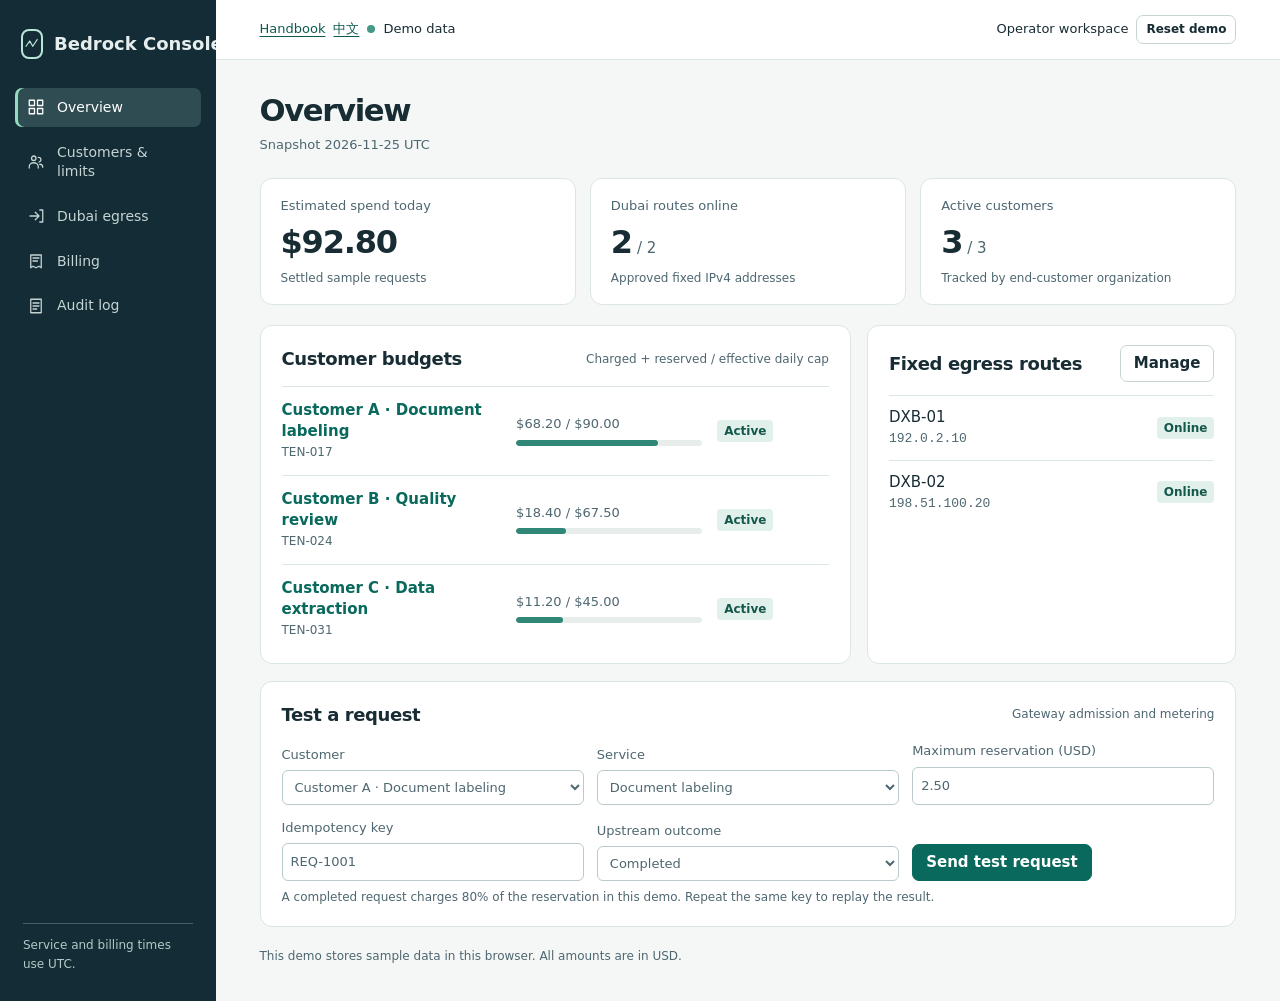
<file: projects/bedrock-gateway/downloads/Bedrock_Gateway_Prototype_EN.html>
<!doctype html>
<html lang="en">
<head>
  <meta charset="utf-8">
  <meta name="viewport" content="width=device-width, initial-scale=1">
  <meta name="description" content="Explore customer budgets, fixed Dubai egress routes and billing reconciliation in an interactive Amazon Bedrock gateway demo.">
  <title>Gateway prototype · Bedrock Console</title>
  <style>
:root{--ink:#182c34;--mut:#4e6770;--line:#dce5e6;--nav:#142c35;--teal:#08695c;--pale:#e2f1ec;--red:#963e36;--amber:#885614;--bg:#f4f7f6}*{box-sizing:border-box}body{margin:0;color:var(--ink);font:15px/1.55 Inter,"Noto Sans CJK SC","Microsoft YaHei",system-ui,sans-serif;background:var(--bg)}button,input,select{font:inherit;color:inherit}button,select{cursor:pointer}button,a,input,select{outline-offset:3px}button:focus-visible,input:focus-visible,select:focus-visible{outline:3px solid #318f98}button{border:1px solid #c8d4d5;background:#fff;padding:7px 13px;border-radius:7px;font-weight:600;line-height:1.4}button:hover{background:#edf4f2}.mainBtn{background:var(--teal);border-color:var(--teal);color:white}.mainBtn:hover{background:#034f46}.danger{color:var(--red)}.shell{display:grid;grid-template-columns:216px minmax(0,1fr);min-height:100vh}.side{background:var(--nav);color:#e6eeed;padding:28px 15px;display:flex;flex-direction:column;gap:28px}.brand{padding:1px 6px;display:flex;align-items:center;gap:11px;font-size:18px;font-weight:700;white-space:nowrap}.brandmark{width:30px;height:30px;border:2px solid #b7e7d8;border-radius:8px;display:grid;place-items:center;color:#b7e7d8}.side nav{display:grid;gap:6px}.side nav button{border:0;background:none;text-align:left;color:#c5d4d4;padding:10px 12px;display:flex;align-items:center;gap:12px;font-size:14px;font-weight:500}.side nav button.active{color:white;background:#2e4c51;box-shadow:inset 3px 0 #93dcbf}.side nav button:hover{background:#28434b}.ico{width:18px;height:18px;flex:none;fill:none;stroke:currentColor;stroke-width:1.7;stroke-linecap:round;stroke-linejoin:round}.sidefoot{margin-top:auto;color:#b3c9c8;padding:14px 8px 0;font-size:12px}.workspace{min-width:0}.top{display:flex;align-items:center;justify-content:space-between;gap:15px;padding:15px clamp(18px,3.4vw,48px);background:white;border-bottom:1px solid var(--line);font-size:13px}.top span{display:flex;gap:8px;align-items:center}.dot{display:inline-block;width:8px;height:8px;border-radius:50%;background:#459987}.top button{font-size:12px;padding:5px 9px}.inner{max-width:1440px;padding:30px clamp(18px,3.4vw,48px) 36px;margin:auto}h1,h2,h3,p{margin:0}h1{font-size:clamp(26px,2.4vw,34px);letter-spacing:-1.4px;line-height:1.35}h2{font-size:18px;letter-spacing:-.4px}h3{font-size:16px}.title,.capHead,.rowHead,.actions,.btm,.toolbar{display:flex;align-items:center;justify-content:space-between;gap:12px;flex-wrap:wrap}.title{margin-bottom:23px}.title p,.small{color:var(--mut);font-size:13px}.title p{margin-top:4px}.cards{display:grid;grid-template-columns:repeat(3,minmax(0,1fr));gap:14px;margin-bottom:20px}.card,.panel{background:white;border:1px solid var(--line);border-radius:12px}.card{padding:17px 20px}.card .label{font-size:13px;color:var(--mut);margin-bottom:6px}.metric{font-size:clamp(25px,2.5vw,35px);line-height:1.22;letter-spacing:-1.2px;font-weight:650;font-variant-numeric:tabular-nums}.metric small{font-size:15px;color:var(--mut);font-weight:500;letter-spacing:0;margin-left:5px}.hint{font-size:12px;color:var(--mut);margin-top:7px}.panel{padding:19px 21px;margin-bottom:18px;min-width:0}.split{display:grid;grid-template-columns:minmax(0,1.6fr) minmax(235px,1fr);gap:16px}.split .panel{margin:0}.rowHead{margin-bottom:13px}.type{font-size:12px;color:var(--mut);font-weight:500}.serviceRow{display:grid;grid-template-columns:minmax(110px,1.18fr) minmax(95px,1fr) minmax(75px,.6fr);gap:15px;align-items:center;border-top:1px solid var(--line);padding:13px 0}.serviceRow:last-child{padding-bottom:4px}.nameBtn{background:none;border:0;color:var(--teal);padding:0;text-align:left}.nameBtn:hover{text-decoration:underline;background:none}.sub{display:block;color:var(--mut);font-size:12px}.money{font-variant-numeric:tabular-nums;white-space:nowrap}.bar{background:#e6edeb;border-radius:8px;overflow:hidden;height:6px;margin:4px 0}.bar i{display:block;background:#318775;height:100%;border-radius:8px}.badge{display:inline-block;border-radius:4px;font-size:12px;line-height:1.5;padding:2px 7px;white-space:nowrap;font-weight:570}.ok{color:#14584b;background:#e1f0ea}.warn{color:#714b10;background:#fff0ce}.bad{color:#91372f;background:#fbe7e5}.neutral{color:#405960;background:#edf1f1}.routeRow,.eventRow{padding:10px 0;border-top:1px solid var(--line);display:flex;gap:12px;justify-content:space-between;align-items:center}.compact{font:13px/1.55 "IBM Plex Mono","Noto Sans Mono CJK SC",monospace}.form{display:grid;grid-template-columns:repeat(3,minmax(0,1fr));gap:13px;align-items:end}label{display:grid;gap:5px;color:var(--mut);font-size:13px}input,select{min-width:0;max-width:100%;background:#fff;border:1px solid #b9cacc;border-radius:6px;padding:8px}input[type=checkbox]{width:auto;min-height:auto}.toolbar{margin:12px 0}.tabs{display:flex;gap:8px;flex-wrap:wrap;margin-bottom:13px}.tabs button.cur{background:var(--pale);border-color:#78a79c}.band{padding:10px 14px;border-left:3px solid #77b1a1;background:#edf5f2;color:#2a5048;margin-top:12px;font-size:13px;border-radius:2px}.scroller{overflow-x:auto}table{border-collapse:collapse;width:100%;font-size:14px;text-align:left;font-variant-numeric:tabular-nums}th,td{padding:9px 10px;border-bottom:1px solid var(--line);white-space:nowrap}th{font-size:12px;font-weight:550;color:var(--mut)}td:first-child,th:first-child{padding-left:0}.sp{height:17px}.list{display:grid;gap:7px}.two{display:grid;grid-template-columns:1fr 1fr;gap:13px}.right{justify-content:flex-end}.notice{color:var(--mut);margin:7px 0 12px;font-size:13px}.pick{font-size:14px;width:auto}.feedback{color:#174d40;background:#e0f1e7;padding:9px 14px;border-radius:6px;margin-bottom:14px;border:1px solid #b9dbcd;font-size:14px}.feedback.err{color:#7c3028;background:#fae9e6;border-color:#e6c6c0}.feedback:empty{display:none}.last{margin-bottom:0}.footer{color:var(--mut);font-size:12px;margin-top:20px}.sidefoot div{border-top:1px solid #426068;padding-top:12px}dialog{width:min(400px,calc(100% - 32px));border:1px solid #b6c8c9;border-radius:12px;padding:23px;color:var(--ink)}dialog p{margin:8px 0 18px}dialog::backdrop{background:#10293073}
@media(max-width:980px){.shell{grid-template-columns:181px minmax(0,1fr)}.split{grid-template-columns:1fr}.panel,.card{padding:15px}.inner{padding-top:20px}}
@media(max-width:700px){.shell{display:block}.side{padding:10px 12px;gap:7px}.brand{font-size:15px}.brandmark{width:22px;height:22px;border-radius:5px}.brandmark .ico{width:14px}.side nav{display:flex;overflow-x:auto;gap:4px;padding-bottom:2px}.side nav button{padding:6px 8px;font-size:12px;flex:none}.side nav .ico,.sidefoot{display:none}.side nav button.active{box-shadow:inset 0 -2px #93dcbf}.top{padding:9px 14px;font-size:11px}.inner{padding:17px 12px 25px}.cards{gap:7px;margin-bottom:12px}.card{padding:10px}.metric{font-size:22px}.metric small{font-size:11px}.card .label,.hint{font-size:11px}.panel{padding:13px}.title{margin-bottom:15px}.form,.two{grid-template-columns:1fr 1fr}.serviceRow{gap:8px}.eventRow{align-items:start}.eventRow .badge{font-size:11px}.sp{height:12px}.sub{font-size:11px}}
@media(max-width:410px){.form{grid-template-columns:1fr}.metric{font-size:20px}.hint{line-height:1.4}.serviceRow{grid-template-columns:1.08fr 1.1fr auto}.title{align-items:start}}
@media print{.side,.top,.actions,.footer,button{display:none}.shell{display:block}.inner{padding:0}}

.top a{color:#0c5b50;text-decoration:underline;text-underline-offset:3px}.feedback:focus{outline:0}.nojs{max-width:70rem;margin:2rem auto;background:white;padding:1rem}.nojs img{width:100%;height:auto}dialog:not([open]){display:none}
@media(max-width:700px){.side nav button{min-height:38px}.top button,input,select{min-height:36px}.inner{overflow-wrap:anywhere}.metric,.money{overflow-wrap:normal}}
</style><style>:root { color-scheme: light; }
.top, .top > span { flex-wrap: wrap; }
.top a { white-space: nowrap; }
.top .dot { flex: 0 0 8px; }
.title select { width: min(100%, 18rem); }
.side nav button { line-height: 1.35; }
.serviceRow > * { min-width: 0; }
.serviceRow .badge { max-width: 100%; white-space: normal; }
.card .metric, .money { font-variant-numeric: tabular-nums; }
.scroller { max-width: 100%; }
@media (max-width: 700px) {
  .side nav { flex-wrap: wrap; overflow: visible; }
  .side nav button { min-height: 36px; padding: 4px 8px; }
  .side { gap: 5px; }
  .top { column-gap: 8px; row-gap: 5px; }
  .top > span { column-gap: 8px; row-gap: 3px; }
  .top button { min-height: 32px; }
  .inner { overflow-wrap: break-word; }
  .cards { align-items: stretch; }
  .card { padding: 9px; }
  .card .label { line-height: 1.3; min-height: 2.6em; }
  .metric { letter-spacing: -.7px; }
  .serviceRow { grid-template-columns: minmax(0, 1.25fr) minmax(90px, 1fr) minmax(50px, .72fr); align-items: center; }
  .serviceRow .small { font-size: 12px; }
  .routeRow { align-items: flex-start; }
  .routeRow > .actions { justify-content: flex-end; }
  .rowHead > span.type { line-height: 1.3; }
  .form label, .form > div { min-width: 0; }
  .scroller:focus-visible { outline: 2px solid var(--teal); outline-offset: 1px; }
  .brand, .card .label { overflow-wrap: normal; }
}
@media (max-width: 425px) {
  .top { align-items: start; }
  .top > span:first-child { flex: 1 1 155px; }
  .top > span:last-child { justify-content: flex-end; text-align: right; }
  .serviceRow .money { white-space: normal; }
  .serviceRow .nameBtn { line-height: 1.35; }
  .two { column-gap: 8px; }
  .title h1 { font-size: 26px; line-height: 1.22; }
  .metric { font-size: clamp(16px, 4.75vw, 21px); }
  .cards { gap: 6px; }
}
</style></head>
<body>
  <div id="app">
    <main class="nojs">
      <h1>Bedrock Console</h1>
      <p>This interactive demo requires JavaScript. <a href="Bedrock_Gateway_Design_EN.pdf">Read the product design</a> or <a href="Bedrock_Gateway_Prototype.html" lang="zh-CN" hreflang="zh-CN">中文</a>.</p>
    </main>
  </div>
  <dialog id="confirmBox" aria-labelledby="confirmTitle" aria-describedby="confirmText">
    <h2 id="confirmTitle"></h2>
    <p id="confirmText"></p>
    <div class="actions right">
      <button type="button" id="cancelBtn">Cancel</button>
      <button type="button" id="confirmBtn" class="mainBtn">Confirm</button>
    </div>
  </dialog>
<script>
'use strict';
const demoDay='2026-11-25', storageKey='bedrock-web-demo-en-v1';
const routeData=[['DXB-01','192.0.2.10'],['DXB-02','198.51.100.20'],['DXB-03','203.0.113.30']];
const profiles=['Customer A · Document labeling','Customer B · Quality review','Customer C · Data extraction'];
function seed(){return {n:2,up:[true,true,true],t:[
{id:'TEN-017',name:profiles[0],role:'svc-label-a',services:[{id:'label',name:'Document labeling',day:8500,used:4180,hold:500},{id:'review',name:'Sample review',day:3000,used:2140,hold:0}],profile:'Linked',day:10000,mo:200000,used:6320,month:86240,hold:500,open:1,conc:8,rpm:120,net:0,backup:false,spare:-1,state:'Active'},
{id:'TEN-024',name:profiles[1],role:'svc-review-b',services:[{id:'review',name:'Quality review',day:7500,used:1840,hold:0}],profile:'Linked',day:7500,mo:150000,used:1840,month:48210,hold:0,open:0,conc:4,rpm:60,net:0,backup:true,spare:1,state:'Active'},
{id:'TEN-031',name:profiles[2],role:'svc-extract-c',services:[{id:'extract',name:'Data extraction',day:5000,used:1120,hold:0}],profile:'Linked',day:5000,mo:90000,used:1120,month:27110,hold:0,open:0,conc:3,rpm:60,net:0,backup:false,spare:-1,state:'Active'}],
events:[{id:'E-0001',time:'09:00:00',tenant:'System',op:'Demo snapshot loaded',detail:'Both egress routes belong to the approved set.'}],holds:[],receipts:{},usageTimes:[[],[],[]],reconciled:false,seq:1};}
function loadDemo(){
 try{
  const previous=JSON.parse(localStorage.getItem(storageKey));
  if(previous && Array.isArray(previous.t) && previous.t.length===3 &&
     previous.t.every(t=>Array.isArray(t.services) && t.services.length>0) &&
     Array.isArray(previous.up) && Array.isArray(previous.usageTimes) &&
     Array.isArray(previous.holds) && Array.isArray(previous.events) && previous.receipts) return previous;
 }catch(_){}
 return seed();
}
let db=loadDemo();
let page='overview',sel=0,portal=false,msg='',err=false,proc=null;const sim={idx:0,service:0,amount:'2.50',key:'REQ-1001',outcome:'Completed'};
function save(){try{localStorage.setItem(storageKey,JSON.stringify(db))}catch(_){}}
const icons={overview:'M3 3h7v7H3z M14 3h7v7h-7z M3 14h7v7H3z M14 14h7v7h-7z',tenants:'M3 20v-2c0-3 3-5 6-5s6 2 6 5v2 M9 10a3 3 0 1 0 0-6 3 3 0 1 0 0 6 M15 6c4-1 5 5 1 6 M17 15c3 0 4 2 4 4',egress:'M4 12h11 M11 7l5 5-5 5 M17 4h4v16h-4',billing:'M5 4h14v17l-3-2-4 2-4-2-3 2z M8 8h8 M8 12h6',audit:'M5 3h14v18H5z M8 8h8 M8 12h8 M8 16h5',logo:'M4 15l5-7 4 7 6-9'};
function ic(k){return '<svg aria-hidden="true" class="ico" viewBox="0 0 24 24"><path d="'+icons[k]+'"/></svg>'}
const pages={overview:'Overview',tenants:'Customers & limits',egress:'Dubai egress',billing:'Billing',audit:'Audit log'};
function esc(v){return String(v).replace(/[&<>"']/g,c=>({'&':'&amp;','<':'&lt;','>':'&gt;','"':'&quot;',"'":'&#39;'}[c]))}
const usd=c=>'$'+(c/100).toLocaleString('en-US',{minimumFractionDigits:2,maximumFractionDigits:2});
function moneyIn(s){const v=String(s).trim();if(!/^\d{1,7}(\.\d{1,2})?$/.test(v))return NaN;const a=v.split('.');return Number(a[0])*100+Number((a[1]||'').padEnd(2,'0'))}
function effective(v){return Math.floor(v*9/10)}
function room(t){return Math.max(0,Math.min(effective(t.day)-t.used-t.hold,effective(t.mo)-t.month-t.hold))}
function serviceRoom(t,s){return Math.max(0,Math.min(room(t),effective(s.day)-s.used-s.hold))}
function percent(t){return Math.min(100,Math.round((t.used+t.hold)/Math.max(1,effective(t.day))*100))}
function badge(s,cl){return '<span class="badge '+(cl||'neutral')+'">'+esc(s)+'</span>'}
function state(t){return badge(t.state,t.state==='Active'?'ok':t.state==='Provider restricted'?'bad':'warn')}
function card(label,value,note){return '<div class="card"><div class="label">'+label+'</div><div class="metric">'+value+'</div><div class="hint">'+note+'</div></div>'}
function title(h,sub,act){return '<div class="title"><div><h1>'+h+'</h1><p>'+sub+'</p></div>'+(act||'')+'</div>'}
function log(tenant,op,detail){db.seq++;db.events.unshift({id:'E-'+String(db.seq).padStart(4,'0'),time:new Date().toISOString().slice(11,19),tenant,op,detail})}
function tell(s,bad){msg=s;err=!!bad;save();render()}
function nav(k){page=k;msg='';render()}
function pick(i){sel=Number(i);msg='';render()}
function openTenant(i){sel=i;nav('tenants')}
function routePick(t){if(t.net<db.n&&db.up[t.net])return t.net;if(t.backup&&t.spare!==t.net&&t.spare>=0&&t.spare<db.n&&db.up[t.spare])return t.spare;return -1}
function options(which){return db.t.map((t,i)=>'<option value="'+i+'" '+(i===which?'selected':'')+'>'+esc(t.name)+'</option>').join('')}
function render(){const navs=Object.entries(pages).map(([k,v])=>'<button type="button" data-nav="'+k+'" class="'+(page===k?'active':'')+'">'+ic(k)+v+'</button>').join('');
document.getElementById('app').innerHTML='<div class="shell"><aside class="side"><div class="brand"><span class="brandmark">'+ic('logo')+'</span>Bedrock Console</div><nav aria-label="Main navigation">'+(portal?'<button class="active">'+ic('overview')+'My services</button>':navs)+'</nav><div class="sidefoot"><div>Service and billing times use UTC.</div></div></aside><div class="workspace"><div class="top"><span><a href="Bedrock_Gateway_Design_EN.pdf" lang="en">Handbook</a><a href="Bedrock_Gateway_Prototype.html" lang="zh-CN" hreflang="zh-CN" aria-label="Switch to Chinese">中文</a><i class="dot"></i>Demo data</span><span>'+(portal?'Customer view':'Operator workspace')+' <button data-action="'+(portal?'leave-portal':'reset-demo')+'">'+(portal?'Back to operator view':'Reset demo')+'</button></span></div><main class="inner"><div id="feedback" class="feedback '+(err?'err':'')+'" role="status">'+esc(msg)+'</div>'+(portal?portalPage():({overview,tenants,egress,billing,audit}[page])())+'<div class="footer">This demo stores sample data in this browser. All amounts are in USD.</div></main></div></div>';
}
function overview(){const total=db.t.reduce((a,t)=>a+t.used,0),up=db.up.slice(0,db.n).filter(Boolean).length;
return title('Overview','Snapshot '+demoDay+' UTC')+'<div class="cards">'+card('Estimated spend today',usd(total),'Settled sample requests')+card('Dubai routes online',up+'<small>/ '+db.n+'</small>','Approved fixed IPv4 addresses')+card('Active customers',db.t.filter(t=>t.state==='Active').length+'<small>/ '+db.t.length+'</small>','Tracked by end-customer organization')+'</div><div class="split"><section class="panel"><div class="rowHead"><h2>Customer budgets</h2><span class="type">Charged + reserved / effective daily cap</span></div>'+db.t.map((t,i)=>'<div class="serviceRow"><div><button class="nameBtn" data-action="open-tenant" data-index="'+i+'">'+esc(t.name)+'</button><span class="sub">'+t.id+'</span></div><div><span class="small money">'+usd(t.used+t.hold)+' / '+usd(effective(t.day))+'</span><div class="bar"><i style="width:'+percent(t)+'%"></i></div></div><div>'+state(t)+'</div></div>').join('')+'</section><section class="panel"><div class="rowHead"><h2>Fixed egress routes</h2><button data-action="egress">Manage</button></div>'+routeData.slice(0,db.n).map((r,i)=>'<div class="routeRow"><div>'+r[0]+'<span class="sub compact">'+r[1]+'</span></div>'+badge(db.up[i]?'Online':'Offline',db.up[i]?'ok':'bad')+'</div>').join('')+'</section></div><div class="sp"></div>'+simPanel()}
function simPanel(){return '<section class="panel last"><div class="rowHead"><h2>Test a request</h2><span class="type">Gateway admission and metering</span></div><div class="form"><label>Customer<select id="sTenant" data-field="sim-tenant">'+options(sim.idx)+'</select></label><label>Service<select id="sService" data-field="sim-service">'+db.t[sim.idx].services.map((s,i)=>'<option value="'+i+'" '+(i===sim.service?'selected':'')+'>'+esc(s.name)+'</option>').join('')+'</select></label><label>Maximum reservation (USD)<input id="sAmount" value="'+esc(sim.amount)+'" inputmode="decimal" data-field="sim-amount"></label><label>Idempotency key<input id="sKey" value="'+esc(sim.key)+'" maxlength="40" data-field="sim-key"></label><label>Upstream outcome<select id="sOutcome" data-field="sim-outcome">'+['Completed','Unknown after dispatch','Provider restriction confirmed for this customer'].map(x=>'<option '+(x===sim.outcome?'selected':'')+'>'+x+'</option>').join('')+'</select></label><div><button class="mainBtn" data-action="send-request">Send test request</button></div></div><p class="hint">A completed request charges 80% of the reservation in this demo. Repeat the same key to replay the result.</p></section>'}
function sendSim(){const t=db.t[sim.idx],amt=moneyIn(sim.amount),key=sim.key.trim();
if(sim.outcome==='Provider restriction confirmed for this customer'){if(t.state!=='Provider restricted'){t.state='Provider restricted';log(t.id,'Provider restriction','Customer scope confirmed. New calls are frozen. In-flight reservations are retained.')}return tell('403 Customer frozen. Request not sent.',true)}
if(!Number.isSafeInteger(amt)||amt<=0||!/^[A-Za-z0-9_-]{1,40}$/.test(key))return tell('Enter a positive amount and a valid idempotency key using letters, digits, hyphens or underscores.',true);
const svc=t.services[sim.service];if(!svc)return tell('The selected service is unavailable for this project.',true);const k=t.id+'|'+svc.id+'|'+key,old=db.receipts[k];if(old){if(old.amount!==amt)return tell('409 This idempotency key was used with different request parameters.',true);return tell('Idempotent replay: '+old.result+'. No new call or charge.')}
if(t.state!=='Active')return tell('403 Customer paused or restricted by the provider.',true);const r=routePick(t);if(r<0)return tell('503 No approved route is available. Request not sent.',true);
if(serviceRoom(t,svc)<amt)return tell('429 Available to reserve for this service: '+usd(serviceRoom(t,svc))+'. Request not sent.',true);
const now=Date.now();db.usageTimes[sim.idx]=db.usageTimes[sim.idx].filter(v=>v>now-60000);
if(t.open>=t.conc||db.usageTimes[sim.idx].length>=t.rpm)return tell('429 Concurrency or request rate limit reached. Request not sent.',true);
db.usageTimes[sim.idx].push(now);let res;if(sim.outcome==='Unknown after dispatch'){t.hold+=amt;svc.hold+=amt;t.open++;db.holds.push({tenant:sim.idx,service:sim.service,key,amount:amt});res='202 Outcome pending. Reserved '+usd(amt);log(t.id,'Outcome pending',svc.name+' · '+key+' · '+routeData[r][0]+' · '+usd(amt))}
else{const actual=Math.ceil(amt*8/10);t.used+=actual;svc.used+=actual;t.month+=actual;res='200 Charged '+usd(actual)+' · '+routeData[r][0];log(t.id,'Request settled',svc.name+' · '+key+' · '+routeData[r][0]+' · '+usd(actual))}
db.receipts[k]={amount:amt,result:res};tell(res)}
function tenants(){const t=db.t[sel];return title('Customers & limits','Choose a customer to edit limits or preview their portal.','<select aria-label="Select customer" class="pick" data-field="tenant-filter">'+options(sel)+'</select>')+'<div class="cards">'+card('Charged today',usd(t.used),t.id)+card('Reserved',usd(t.hold),'Includes requests with unknown outcomes')+card('Available to reserve',usd(room(t)),'Lower of remaining daily and monthly budgets')+'</div><section class="panel"><div class="rowHead"><h2>'+esc(t.name)+'</h2>'+state(t)+'</div><div class="two"><div>Gateway IAM role<span class="sub compact">'+t.role+'</span></div><div>Anthropic customer profile<span class="sub">'+t.profile+' (demo)</span></div></div><div class="sp"></div><div class="form"><label>Daily budget (USD)<input id="dayCap" value="'+(t.day/100).toFixed(2)+'" inputmode="decimal"></label><label>Monthly budget (USD)<input id="monthCap" value="'+(t.mo/100).toFixed(2)+'" inputmode="decimal"></label><label>Requests per minute<input id="rpm" type="number" min="1" value="'+t.rpm+'"></label><label>Concurrency limit<input id="conc" type="number" min="1" value="'+t.conc+'"></label><label>Primary route<select id="net">'+routeData.slice(0,db.n).map((r,i)=>'<option value="'+i+'" '+(t.net===i?'selected':'')+'>'+r[0]+'</option>').join('')+'</select></label><label>Route failure policy<select id="backup"><option value="-1" '+(!t.backup?'selected':'')+'>Primary only (stop on failure)</option>'+routeData.slice(0,db.n).map((r,i)=>'<option value="'+i+'" '+(t.backup&&t.spare===i?'selected':'')+'>Backup '+r[0]+'</option>').join('')+'</select></label></div><div class="sp"></div><h3>Service budgets</h3><div class="scroller"><table><tr><th>Service</th><th>Charged today</th><th>Reserved</th><th>Daily budget (USD)</th></tr>'+t.services.map((v,i)=>'<tr><td>'+esc(v.name)+'</td><td>'+usd(v.used)+'</td><td>'+usd(v.hold)+'</td><td><input id="svcCap'+i+'" aria-label="'+esc(v.name)+' daily budget" inputmode="decimal" style="width:100px" value="'+(v.day/100).toFixed(2)+'"></td></tr>').join('')+'</table></div><div class="band">The demo holds back a 10% safety margin. Both the customer cap and the selected service cap apply. Lowering a cap below current usage stops new requests immediately and keeps in-flight reservations.</div><div class="toolbar"><div class="actions"><button class="mainBtn" data-action="save-tenant">Save settings</button><button data-action="pause-tenant" '+(t.state==='Provider restricted'?'disabled':'')+'>'+(t.state==='Paused'?'Resume customer':'Pause customer')+'</button></div><button data-action="show-portal">Preview customer view</button></div></section>'}
function saveTenant(){const t=db.t[sel],d=moneyIn(document.getElementById('dayCap').value),m=moneyIn(document.getElementById('monthCap').value),c=Number(document.getElementById('conc').value),rp=Number(document.getElementById('rpm').value),nt=Number(document.getElementById('net').value),sp=Number(document.getElementById('backup').value),back=sp>=0;if(![c,rp,d,m].every(v=>Number.isSafeInteger(v)&&v>0)||c>100000||rp>1000000||m<d)return tell('Enter positive budgets and valid positive integers for concurrency and rate. The monthly budget must cover the daily budget.',true);
const sub=t.services.map((_,i)=>moneyIn(document.getElementById('svcCap'+i).value));if(sub.some(v=>!Number.isSafeInteger(v)||v<=0))return tell('Enter a positive daily budget for each service.',true);
if(back&&(db.n<2||sp===nt))return tell('Choose a different approved route for the backup.',true);
confirmAct('Save customer settings','Changes apply immediately to new requests for this customer.',()=>{Object.assign(t,{day:d,mo:m,conc:c,rpm:rp,net:nt,backup:back,spare:sp});t.services.forEach((v,i)=>v.day=sub[i]);log(t.id,'Customer settings updated','Daily '+usd(d)+', monthly '+usd(m)+', primary '+routeData[nt][0]);tell('Customer settings saved.')})}
function pauseT(){const t=db.t[sel];if(t.state==='Provider restricted')return tell('The provider must lift this restriction before service can resume.',true);const v=t.state==='Paused'?'Active':'Paused';confirmAct(v==='Active'?'Resume customer':'Pause customer','This affects new requests for the selected customer only.',()=>{t.state=v;log(t.id,'Customer status',v);tell('Customer status updated.')})}
function showPortal(){portal=true;msg='';render()}function leavePortal(){portal=false;msg='';render()}
function portalPage(){const t=db.t[sel];return title(t.name,'Customer portal · '+t.id)+'<div class="cards">'+card('Estimated spend today',usd(t.used),'Demo date in UTC')+card('In-flight reservations',usd(t.hold),'Awaiting settlement')+card('Available to reserve',usd(room(t)),'Lower of remaining daily and monthly budgets')+'</div><div class="panel"><div class="rowHead"><h2>My services</h2>'+state(t)+'</div><div class="two"><div>Daily budget<span class="sub">'+usd(t.day)+'</span></div><div>Month-to-date estimate<span class="sub">'+usd(t.month)+'</span></div></div><div class="band">Previous billing period '+(db.reconciled?invoice(sel)+' · '+billRow(sel)[3]:'Awaiting reconciliation')+'</div><div class="toolbar"><span class="small">The sample contract itemizes usage charges and the fixed service fee.</span><button data-action="export-own">Export my statement as CSV</button></div></div><div class="panel"><h2>My service history</h2>'+eventList(db.events.filter(e=>e.tenant===t.id))+'</div>'}
function egress(){return title('Dubai egress','These example IPv4 addresses are reserved for documentation. Before going live, verify the provider’s location evidence and the source IP recorded by AWS.')+'<section class="panel"><div class="rowHead"><h2>Approved addresses</h2><div class="actions"><select id="poolN" aria-label="Approved address count">'+[1,2,3].map(i=>'<option '+(i===db.n?'selected':'')+' value="'+i+'">'+i+(i===1?' route':' routes')+'</option>').join('')+'</select><button data-action="change-count">Apply</button></div></div>'+routeData.slice(0,db.n).map((r,i)=>'<div class="routeRow"><div><strong>'+r[0]+'</strong><span class="sub compact">'+r[1]+' / IPv4</span></div><div class="actions">'+badge(db.up[i]?'Online':'Offline',db.up[i]?'ok':'bad')+'<button data-action="flip-route" data-index="'+i+'">'+(db.up[i]?'Simulate outage':'Restore route')+'</button></div></div>').join('')+'<div class="band">Customers pinned to one route stop sending when it fails. A customer with a backup can use only its approved standby. Provider restrictions and throttling never trigger a route switch.</div></section><section class="panel"><h2>Customer route assignments</h2><div class="scroller"><table><tr><th>Customer</th><th>Primary route</th><th>Backup policy</th><th>Available route</th></tr>'+db.t.map(t=>{const r=routePick(t);return '<tr><td>'+esc(t.name)+'</td><td>'+routeData[t.net][0]+'</td><td>'+(t.backup?'Backup '+routeData[t.spare][0]:'Stop on failure')+'</td><td>'+(r<0?'Stopped':routeData[r][0])+'</td></tr>'}).join('')+'</table></div></section>'}
function changeN(){const n=Number(document.getElementById('poolN').value);if(db.t.some(t=>t.net>=n||t.backup&&t.spare>=n))return tell('Route conflict. Update the affected primary or backup routes in Customers & limits first.',true);if(n===db.n)return tell('The approved route count is unchanged.');confirmAct('Change approved routes','This updates the pre-registered demo routes. Each customer keeps its configured primary and backup routes.',()=>{db.n=n;log('System','Egress set updated','Approved routes: '+n);tell('Approved route set updated.')})}
function flipRoute(i){const next=!db.up[i];confirmAct(next?'Restore route':'Simulate route outage','Each customer will use the routes available within its approved set.',()=>{db.up[i]=next;log('System','Route '+(next?'restored':'down'),routeData[i][0]);tell(routeData[i][0]+' is now '+(next?'online.':'offline.'))})}
const est=[6240,1690,1120],aws=[6240,1840,1120],fees=[2000,1200,1500];function invoice(i){return db.reconciled&&aws[i]===est[i]?usd(aws[i]+fees[i]):'Pending review'}
function receiptRows(i){const t=db.t[i];return [['Billing date (UTC)','Customer','Customer ID','Currency','Contract usage charges','Fixed service fee','Amount due','Status'],['2026-11-23',t.name,t.id,'USD',db.reconciled?(aws[i]/100).toFixed(2):'Pending',(fees[i]/100).toFixed(2),invoice(i),db.reconciled?billRow(i)[3]:'Awaiting import']]}
function exportBill(i){if(portal&&sel!==i)return;const rows=receiptRows(i);const csv=rows.map(r=>r.map(v=>'"'+String(v).replaceAll('"','""')+'"').join(',')).join('\r\n');const url=URL.createObjectURL(new Blob(['\uFEFF'+csv],{type:'text/csv;charset=utf-8'}));const a=document.createElement('a');a.href=url;a.download='Bill_2026-11-23_'+db.t[i].id+'.csv';document.body.appendChild(a);a.click();a.remove();setTimeout(()=>URL.revokeObjectURL(url),60000);}
function billRow(i){const v=aws[i]-est[i];return [usd(est[i]),usd(aws[i]),usd(v),v!==0?'Discrepancy under review':'Reconciled']}
function billing(){return title('Billing','Sample billing date · 2026-11-23 UTC','<button class="mainBtn" data-action="reconcile">'+(db.reconciled?'Reimport same version':'Import sample CUR')+'</button>')+'<div class="cards">'+card('Gateway estimate','$90.50','Usage attributed to customers')+card('AWS usage subtotal',db.reconciled?'$92.80':'—','Includes unallocated costs')+card('Unallocated costs',db.reconciled?'$0.80':'—','No verified caller identity')+'</div><section class="panel"><h2>Reconciliation by customer</h2><div class="scroller"><table><tr><th>Customer / caller role</th><th>Gateway estimate</th><th>AWS usage charges</th><th>Difference</th><th>Amount due</th><th>Status</th><th>Statement</th></tr>'+db.t.map((t,i)=>{const b=billRow(i);return '<tr><td>'+esc(t.name)+'<span class="sub compact">'+t.role+'</span></td><td>'+b[0]+'</td><td>'+(db.reconciled?b[1]:'—')+'</td><td>'+(db.reconciled?b[2]:'—')+'</td><td>'+invoice(i)+'</td><td>'+badge(db.reconciled?b[3]:'Awaiting import',db.reconciled&&i!==1?'ok':'warn')+'</td><td><button data-action="export-bill" data-index="'+i+'">Export CSV</button></td></tr>'}).join('')+'</table></div><div class="band">The comparison uses equivalent usage charges. Unallocated costs remain open for review. Customer statements also include the agreed fixed service fee.</div></section><section class="panel"><h2>Requests awaiting settlement</h2><p class="notice">Close each request using a final usage record tied to its request ID. Aggregate CUR data cannot establish the charge for an individual request.</p>'+(db.holds.length?db.holds.map((h,i)=>'<div class="routeRow"><div>'+db.t[h.tenant].id+' / '+esc(h.key)+'<span class="sub">Reserved '+usd(h.amount)+'</span></div><button data-action="settle-hold" data-index="'+i+'">Simulate final usage receipt</button></div>').join(''):'<p class="small">No new requests are awaiting review in this demo.</p>')+'</section>'}
function reconcile(){if(db.reconciled)return tell('This CUR version was already processed. No duplicate charges were posted.');db.reconciled=true;log('System','Sample CUR reconciled','Version v1 · Attributed difference $1.50 · Unallocated $0.80');tell('Sample period reconciled. One customer discrepancy and one unallocated charge need review.')}
function settleHold(i){const h=db.holds[i];if(!h)return;confirmAct('Confirm sample final receipt','The sample receipt uses the same request ID and confirms a charge of '+usd(Math.ceil(h.amount*.8))+'.',()=>{const t=db.t[h.tenant],svc=t.services[h.service],act=Math.ceil(h.amount*8/10);t.hold-=h.amount;svc.hold-=h.amount;t.open--;t.used+=act;svc.used+=act;t.month+=act;db.holds.splice(i,1);db.receipts[t.id+'|'+svc.id+'|'+h.key].result='200 Verified '+usd(act);log(t.id,'Pending outcome verified',h.key+' · '+usd(act));tell('The sample receipt has been settled. The unused reservation has been released.')})}
function eventList(arr){return arr.length?arr.map(e=>'<div class="eventRow"><div><strong>'+esc(e.op)+'</strong><span class="sub">'+esc(e.detail)+'</span></div><div style="text-align:right">'+badge(e.tenant)+'<span class="sub compact">'+esc(e.time)+' UTC</span></div></div>').join(''):'<p class="notice">No events yet.</p>'}
let auditFilter='All';function audit(){const places=['All','System'].concat(db.t.map(t=>t.id));return title('Audit log','Track simulated configuration changes, upstream calls and manual reconciliation.','<select aria-label="Filter events by scope" data-field="audit-filter">'+places.map(s=>'<option '+(s===auditFilter?'selected':'')+'>'+s+'</option>').join('')+'</select>')+'<section class="panel"><div class="rowHead"><h2>Event timeline</h2><span class="type">Newest first</span></div>'+eventList(db.events.filter(e=>auditFilter==='All'||e.tenant===auditFilter))+'</section>'}
function confirmAct(t,d,f){proc=f;document.getElementById('confirmTitle').textContent=t;document.getElementById('confirmText').textContent=d;openConfirmation()}
document.getElementById('confirmBtn').onclick=()=>{closeConfirmation();const fn=proc;proc=null;if(fn)fn()};document.getElementById('cancelBtn').onclick=()=>{proc=null;closeConfirmation()};
function resetDemo(){confirmAct('Reset this browser’s demo','Restore the original customers, budgets, egress routes and billing examples.',()=>{db=seed();sel=0;page='overview';auditFilter='All';Object.assign(sim,{idx:0,service:0,amount:'2.50',key:'REQ-1001',outcome:'Completed'});tell('Initial demo data restored.')})}
function openConfirmation(){
 const dialog=document.getElementById('confirmBox');
 if(typeof dialog.showModal==='function')dialog.showModal();
 else dialog.setAttribute('open','');
}
function closeConfirmation(){
 const dialog=document.getElementById('confirmBox');
 if(typeof dialog.close==='function')dialog.close();
 else dialog.removeAttribute('open');
}
const actions={
 'send-request':sendSim,'save-tenant':saveTenant,'pause-tenant':pauseT,'show-portal':showPortal,
 'leave-portal':leavePortal,'reset-demo':resetDemo,'change-count':changeN,'reconcile':reconcile,
 'egress':()=>nav('egress'),'open-tenant':openTenant,'flip-route':flipRoute,'settle-hold':settleHold,
 'export-bill':exportBill,'export-own':()=>exportBill(sel)
};
const mount=document.getElementById('app');
mount.addEventListener('click',event=>{
 const target=event.target.closest('button');
 if(!target || target.disabled)return;
 if(target.dataset.nav){ nav(target.dataset.nav); return; }
 const handler=actions[target.dataset.action];
 if(handler)handler(target.dataset.index===undefined?undefined:Number(target.dataset.index));
});
mount.addEventListener('change',event=>{
 const input=event.target;
 switch(input.dataset.field){
 case 'tenant-filter':pick(input.value);break;
 case 'audit-filter':auditFilter=input.value;render();break;
 case 'sim-tenant':sim.idx=Number(input.value);sim.service=0;render();break;
 case 'sim-service':sim.service=Number(input.value);break;
 case 'sim-outcome':sim.outcome=input.value;break;
 }
});
mount.addEventListener('input',event=>{
 const field=event.target.dataset.field;
 if(field==='sim-amount')sim.amount=event.target.value;
 if(field==='sim-key')sim.key=event.target.value;
});
render();
</script></body>
</html>
</file>
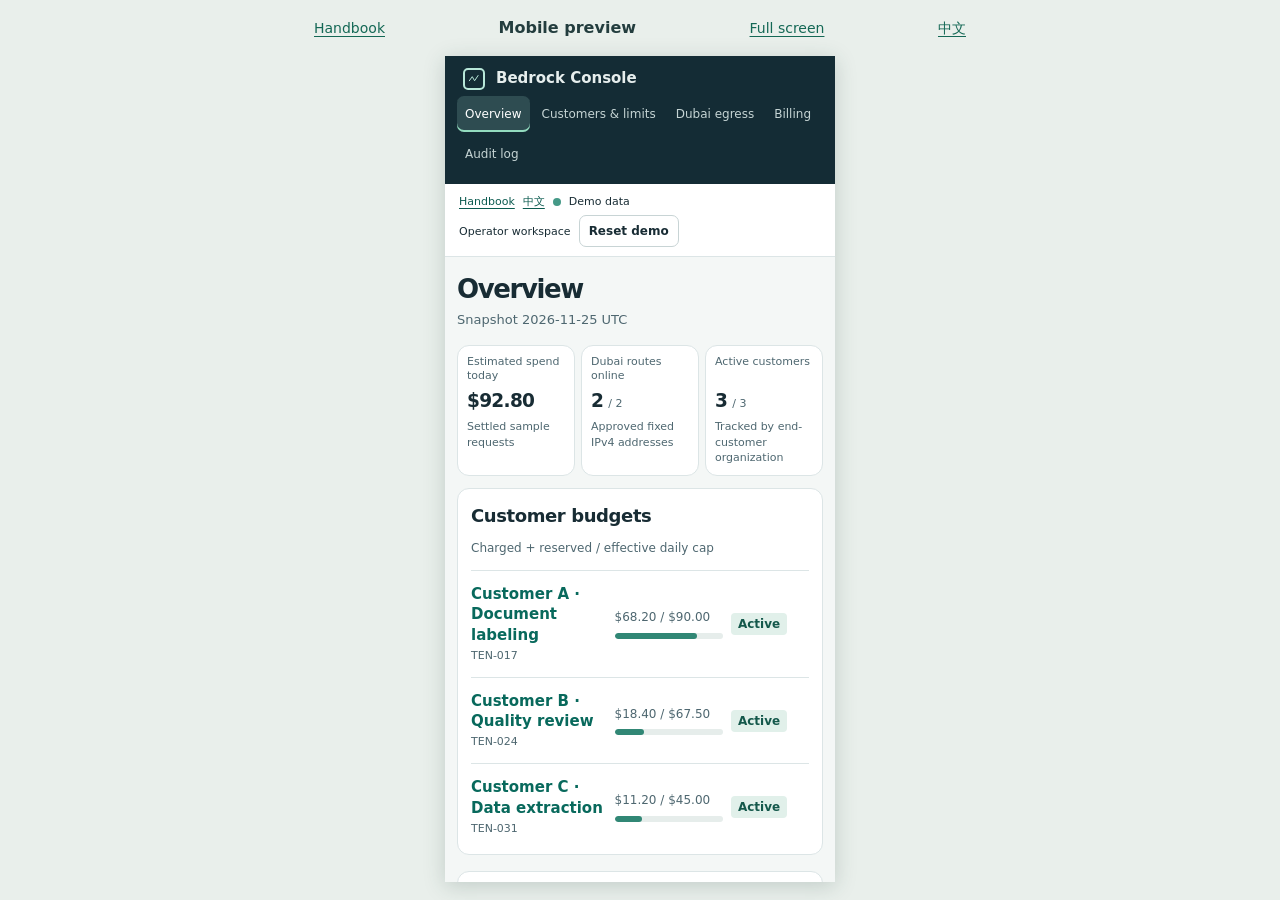
<file: projects/bedrock-gateway/en/mobile.html>
<!doctype html>
<html lang="en"><head><meta charset="utf-8"><meta name="viewport" content="width=device-width,initial-scale=1"><title>Mobile prototype · Bedrock gateway</title><link rel="stylesheet" href="../assets/guide.css"></head><body class="device-page"><header class="device-head"><a href="./">Handbook</a><strong>Mobile preview</strong><a href="prototype/">Full screen</a><a href="../mobile.html" lang="zh-CN">中文</a></header><main class="device"><iframe src="prototype/" title="Interactive prototype at mobile width" width="390" height="820"></iframe></main></body></html>
</file>
<file: projects/bedrock-gateway/assets/entry.css>
:root{font-family:Inter,"PingFang SC","Microsoft YaHei",system-ui,sans-serif;color:#15352e;background:#f4f7f4}
*{box-sizing:border-box}
body{margin:0}
header{background:#15342f;color:white}
.bar,main{width:min(100%,59rem);margin:auto;padding-inline:clamp(1rem,5vw,3rem)}
.bar{min-height:3.9rem;display:flex;align-items:center;justify-content:space-between}
.brand{font-weight:680;font-size:1.125rem}
.bar a{color:white;font-size:.98rem;text-underline-offset:.2em;padding:.65rem .1rem}
main{padding-block:clamp(2rem,7vw,4.7rem)}
h1{font-size:clamp(2rem,4.8vw,3.6rem);line-height:1.13;letter-spacing:-.045em;margin:0 0 clamp(1.5rem,4.5vw,2.8rem)}
h1 span{display:block;color:#46645c;font-size:clamp(1.1rem,2.5vw,1.65rem);letter-spacing:0;line-height:1.5;margin-top:.42rem}
.languages{display:grid;grid-template-columns:repeat(2,minmax(0,1fr));gap:clamp(.5rem,2vw,1.25rem)}
.languages section{min-width:0;border:1px solid #c8d8cf;border-top:3px solid #296b57;border-radius:.7rem;padding:clamp(.8rem,2.8vw,1.9rem);background:white}
h2{margin:0 0 1.15rem;font-size:clamp(1.28rem,3vw,1.85rem);line-height:1.2}
.primary,.secondary{display:flex;min-height:3rem;align-items:center;justify-content:center;padding:.55rem .6rem;border:1px solid #14634e;border-radius:.38rem;font-size:1rem;line-height:1.26;text-align:center;text-decoration:none;font-weight:620}
.primary{color:white;background:#14634e}
.secondary{margin-top:.55rem;color:#17533f;background:white}
.edit{display:inline-flex;min-height:2.75rem;align-items:center;margin-top:.55rem;color:#215c49;text-underline-offset:.18em;font-size:.96rem}
.primary:hover{background:#0d493a}
.secondary:hover{background:#edf5ef}
a:focus-visible{outline:3px solid #b56a25;outline-offset:3px}
.old-chapter{display:none}
.old-chapter:target{display:block;margin:1.3rem 0;padding:1rem;background:white;color:#17533f}
@media(max-width:34rem){.primary,.secondary{min-height:3.65rem}.bar{min-height:3.15rem}.edit{font-size:.9rem}}
@media(max-width:19rem){.languages{grid-template-columns:1fr}}
</file>
<file: projects/bedrock-gateway/assets/guide.css>
:root{--ink:#132e32;--fg:#233d3e;--mut:#4c6666;--teal:#146855;--line:#d9e4df;--paper:#fafbf9;--tint:#e8f3ec}*{box-sizing:border-box}html{scroll-behavior:smooth;scroll-padding-top:76px}body{margin:0;font:16px/1.72 "Inter","Noto Sans CJK SC","PingFang SC","Microsoft YaHei",system-ui,sans-serif;color:var(--fg);background:var(--paper)}a{color:var(--teal);text-underline-offset:3px}a:focus-visible,summary:focus-visible,.table-scroll:focus-visible{outline:3px solid #d38a38;outline-offset:3px}.skip{position:fixed;left:8px;top:-70px;background:white;padding:9px;z-index:4}.skip:focus{top:8px}.mast{background:#15342f;color:white}.mast-in,.hero,.layout{max-width:1220px;margin:auto;padding:0 clamp(20px,4.5vw,64px)}.mast-in{height:64px;display:flex;align-items:center;justify-content:space-between}.brand,.git{color:#f5fbf5;text-decoration:none;font-weight:650}.brand{display:flex;align-items:center;gap:10px;font-size:18px}.git{font-size:14px;border:1px solid #64867d;padding:5px 12px;border-radius:7px}.hero{display:grid;grid-template-columns:minmax(0,1fr) 280px;gap:40px;align-items:center;padding-top:50px;padding-bottom:44px}.edition{font-size:14px;color:#4d7065;margin:0 0 12px}.hero h1{font-size:clamp(33px,4.5vw,61px);color:var(--ink);line-height:1.18;letter-spacing:-.055em;margin:0 0 16px;font-weight:700}.summary{max-width:690px;margin:0;color:#3d5a55;font-size:18px}.hero-actions{display:flex;gap:10px;flex-wrap:wrap;margin-top:24px}.button{display:inline-flex;align-items:center;gap:8px;text-decoration:none;font-weight:650;padding:9px 16px;border:1px solid #aebfb7;border-radius:7px;background:white;color:var(--ink)}.button.primary{background:var(--teal);border-color:var(--teal);color:white}.button:hover{filter:brightness(.94)}.downloads{border:1px solid var(--line);background:#edf3ee;border-radius:12px;padding:16px 20px}.downloads h2{font-size:16px;margin:0 0 5px}.downloads a{font-size:14px;text-decoration:none;display:flex;align-items:center;gap:9px;padding:7px 0;border-top:1px solid #d7e4d9;font-weight:550}.downloads a span{margin-left:auto;color:var(--mut);font-size:13px}.layout{display:grid;grid-template-columns:195px minmax(0,1fr);gap:34px}.toc{align-self:start;position:sticky;top:20px}.toc details{border-top:2px solid #52836d;padding-top:9px}.toc summary{font-weight:700;cursor:pointer}.toc nav{display:grid;margin-top:8px}.toc nav a{padding:4px 6px;font-size:14px;color:#36564b;text-decoration:none;border-left:2px solid transparent}.toc nav a:hover{background:var(--tint);border-color:var(--teal)}article{min-width:0;background:white;border-top:2px solid #52836d;padding:0 clamp(14px,2.8vw,36px) 28px}.chapter{padding:26px 0 18px;border-bottom:1px solid var(--line);scroll-margin-top:10px}.chapter h2{font-size:clamp(23px,2.3vw,32px);line-height:1.35;letter-spacing:-.045em;color:var(--ink);margin:0 0 10px}.chapter h3{line-height:1.4;font-size:19px;color:#1b6451;margin:22px 0 6px}.chapter p{margin:8px 0 12px}.lead-copy{font-size:17px;color:var(--mut)}.note{margin:14px 0;padding:12px 15px;background:#edf5ef;border-left:3px solid #739c82}.chapter figure{margin:16px 0}.chapter img{width:100%;height:auto;display:block}.table-scroll{overflow-x:auto;margin:10px 0 18px}.chapter table{border-collapse:collapse;width:100%;font-size:14px;line-height:1.65}.chapter th,.chapter td{padding:9px 10px;vertical-align:top;border-bottom:1px solid var(--line);overflow-wrap:anywhere}.chapter th{text-align:left;color:white;background:#285647}.chapter tbody tr:nth-child(odd){background:#f1f6f2}.chapter td:first-child{font-weight:550;min-width:110px}.chapter p,.note{overflow-wrap:anywhere}footer{max-width:1220px;margin:auto;padding:28px clamp(20px,4.5vw,64px);font-size:13px;color:var(--mut)}.device-page{background:#e9efeb;min-height:100vh}.device-head{display:flex;max-width:680px;margin:auto;padding:14px;gap:14px;align-items:center;justify-content:space-between}.device-head a{font-size:14px}.device{width:min(390px,100%);margin:0 auto 10px;box-shadow:0 4px 20px #29484034}.device iframe{display:block;width:100%;height:calc(100vh - 74px);height:min(844px,calc(100dvh - 74px));border:0;background:white}
@media(max-width:800px){.hero{grid-template-columns:1fr;gap:22px;padding-top:30px;padding-bottom:26px}.downloads{display:flex;align-items:center;flex-wrap:wrap;gap:8px 17px}.downloads h2{width:100%;margin:0}.downloads a{border:0;padding:0}.layout{grid-template-columns:1fr;gap:15px}.toc{position:static}.toc nav{display:flex;flex-wrap:wrap;margin:7px 0;gap:3px 9px}.toc nav a{padding:3px 4px;font-size:14px}.layout article{padding:0 10px 20px}.chapter{padding:20px 0 10px}.chapter table{min-width:540px}.mast-in{height:53px}.hero h1{font-size:clamp(33px,7vw,52px)}.summary{font-size:16px}.hero-actions{margin-top:17px}.hero-actions a{font-size:15px}.brand{font-size:16px}.git{font-size:13px}html{scroll-padding-top:12px}}
@media(prefers-reduced-motion:reduce){html{scroll-behavior:auto}}

.mast-links{display:flex;align-items:center;gap:1rem}.mast-links a.language{font-size:.93rem;font-weight:650;color:white;text-decoration:underline;text-underline-offset:.22em}.device-head{flex-wrap:wrap}
html[lang=en] .hero h1{font-size:clamp(2.15rem,4.1vw,3.8rem);letter-spacing:-.045em}
html[lang=en] article a,html[lang=en] article code{overflow-wrap:anywhere}
html[lang=en] .chapter .note p{margin:.2em 0}
html[lang=en] .toc nav a{line-height:1.36;margin-bottom:.2rem}
html[lang=en] .chapter code{font-size:.91em}
@media(max-width:440px){.mast-links{gap:.65rem}.mast-in{padding-inline:12px}.brand{gap:5px}.device-head{gap:7px}.git{padding:4px 7px}}
</file>
<file: projects/bedrock-gateway/prototype/app.css>
:root{--ink:#182c34;--mut:#4e6770;--line:#dce5e6;--nav:#142c35;--teal:#08695c;--pale:#e2f1ec;--red:#963e36;--amber:#885614;--bg:#f4f7f6}*{box-sizing:border-box}body{margin:0;color:var(--ink);font:15px/1.55 Inter,"Noto Sans CJK SC","Microsoft YaHei",system-ui,sans-serif;background:var(--bg)}button,input,select{font:inherit;color:inherit}button,select{cursor:pointer}button,a,input,select{outline-offset:3px}button:focus-visible,input:focus-visible,select:focus-visible{outline:3px solid #318f98}button{border:1px solid #c8d4d5;background:#fff;padding:7px 13px;border-radius:7px;font-weight:600;line-height:1.4}button:hover{background:#edf4f2}.mainBtn{background:var(--teal);border-color:var(--teal);color:white}.mainBtn:hover{background:#034f46}.danger{color:var(--red)}.shell{display:grid;grid-template-columns:216px minmax(0,1fr);min-height:100vh}.side{background:var(--nav);color:#e6eeed;padding:28px 15px;display:flex;flex-direction:column;gap:28px}.brand{padding:1px 6px;display:flex;align-items:center;gap:11px;font-size:18px;font-weight:700;white-space:nowrap}.brandmark{width:30px;height:30px;border:2px solid #b7e7d8;border-radius:8px;display:grid;place-items:center;color:#b7e7d8}.side nav{display:grid;gap:6px}.side nav button{border:0;background:none;text-align:left;color:#c5d4d4;padding:10px 12px;display:flex;align-items:center;gap:12px;font-size:14px;font-weight:500}.side nav button.active{color:white;background:#2e4c51;box-shadow:inset 3px 0 #93dcbf}.side nav button:hover{background:#28434b}.ico{width:18px;height:18px;flex:none;fill:none;stroke:currentColor;stroke-width:1.7;stroke-linecap:round;stroke-linejoin:round}.sidefoot{margin-top:auto;color:#b3c9c8;padding:14px 8px 0;font-size:12px}.workspace{min-width:0}.top{display:flex;align-items:center;justify-content:space-between;gap:15px;padding:15px clamp(18px,3.4vw,48px);background:white;border-bottom:1px solid var(--line);font-size:13px}.top span{display:flex;gap:8px;align-items:center}.dot{display:inline-block;width:8px;height:8px;border-radius:50%;background:#459987}.top button{font-size:12px;padding:5px 9px}.inner{max-width:1440px;padding:30px clamp(18px,3.4vw,48px) 36px;margin:auto}h1,h2,h3,p{margin:0}h1{font-size:clamp(26px,2.4vw,34px);letter-spacing:-1.4px;line-height:1.35}h2{font-size:18px;letter-spacing:-.4px}h3{font-size:16px}.title,.capHead,.rowHead,.actions,.btm,.toolbar{display:flex;align-items:center;justify-content:space-between;gap:12px;flex-wrap:wrap}.title{margin-bottom:23px}.title p,.small{color:var(--mut);font-size:13px}.title p{margin-top:4px}.cards{display:grid;grid-template-columns:repeat(3,minmax(0,1fr));gap:14px;margin-bottom:20px}.card,.panel{background:white;border:1px solid var(--line);border-radius:12px}.card{padding:17px 20px}.card .label{font-size:13px;color:var(--mut);margin-bottom:6px}.metric{font-size:clamp(25px,2.5vw,35px);line-height:1.22;letter-spacing:-1.2px;font-weight:650;font-variant-numeric:tabular-nums}.metric small{font-size:15px;color:var(--mut);font-weight:500;letter-spacing:0;margin-left:5px}.hint{font-size:12px;color:var(--mut);margin-top:7px}.panel{padding:19px 21px;margin-bottom:18px;min-width:0}.split{display:grid;grid-template-columns:minmax(0,1.6fr) minmax(235px,1fr);gap:16px}.split .panel{margin:0}.rowHead{margin-bottom:13px}.type{font-size:12px;color:var(--mut);font-weight:500}.serviceRow{display:grid;grid-template-columns:minmax(110px,1.18fr) minmax(95px,1fr) minmax(75px,.6fr);gap:15px;align-items:center;border-top:1px solid var(--line);padding:13px 0}.serviceRow:last-child{padding-bottom:4px}.nameBtn{background:none;border:0;color:var(--teal);padding:0;text-align:left}.nameBtn:hover{text-decoration:underline;background:none}.sub{display:block;color:var(--mut);font-size:12px}.money{font-variant-numeric:tabular-nums;white-space:nowrap}.bar{background:#e6edeb;border-radius:8px;overflow:hidden;height:6px;margin:4px 0}.bar i{display:block;background:#318775;height:100%;border-radius:8px}.badge{display:inline-block;border-radius:4px;font-size:12px;line-height:1.5;padding:2px 7px;white-space:nowrap;font-weight:570}.ok{color:#14584b;background:#e1f0ea}.warn{color:#714b10;background:#fff0ce}.bad{color:#91372f;background:#fbe7e5}.neutral{color:#405960;background:#edf1f1}.routeRow,.eventRow{padding:10px 0;border-top:1px solid var(--line);display:flex;gap:12px;justify-content:space-between;align-items:center}.compact{font:13px/1.55 "IBM Plex Mono","Noto Sans Mono CJK SC",monospace}.form{display:grid;grid-template-columns:repeat(3,minmax(0,1fr));gap:13px;align-items:end}label{display:grid;gap:5px;color:var(--mut);font-size:13px}input,select{min-width:0;max-width:100%;background:#fff;border:1px solid #b9cacc;border-radius:6px;padding:8px}input[type=checkbox]{width:auto;min-height:auto}.toolbar{margin:12px 0}.tabs{display:flex;gap:8px;flex-wrap:wrap;margin-bottom:13px}.tabs button.cur{background:var(--pale);border-color:#78a79c}.band{padding:10px 14px;border-left:3px solid #77b1a1;background:#edf5f2;color:#2a5048;margin-top:12px;font-size:13px;border-radius:2px}.scroller{overflow-x:auto}table{border-collapse:collapse;width:100%;font-size:14px;text-align:left;font-variant-numeric:tabular-nums}th,td{padding:9px 10px;border-bottom:1px solid var(--line);white-space:nowrap}th{font-size:12px;font-weight:550;color:var(--mut)}td:first-child,th:first-child{padding-left:0}.sp{height:17px}.list{display:grid;gap:7px}.two{display:grid;grid-template-columns:1fr 1fr;gap:13px}.right{justify-content:flex-end}.notice{color:var(--mut);margin:7px 0 12px;font-size:13px}.pick{font-size:14px;width:auto}.feedback{color:#174d40;background:#e0f1e7;padding:9px 14px;border-radius:6px;margin-bottom:14px;border:1px solid #b9dbcd;font-size:14px}.feedback.err{color:#7c3028;background:#fae9e6;border-color:#e6c6c0}.feedback:empty{display:none}.last{margin-bottom:0}.footer{color:var(--mut);font-size:12px;margin-top:20px}.sidefoot div{border-top:1px solid #426068;padding-top:12px}dialog{width:min(400px,calc(100% - 32px));border:1px solid #b6c8c9;border-radius:12px;padding:23px;color:var(--ink)}dialog p{margin:8px 0 18px}dialog::backdrop{background:#10293073}
@media(max-width:980px){.shell{grid-template-columns:181px minmax(0,1fr)}.split{grid-template-columns:1fr}.panel,.card{padding:15px}.inner{padding-top:20px}}
@media(max-width:700px){.shell{display:block}.side{padding:10px 12px;gap:7px}.brand{font-size:15px}.brandmark{width:22px;height:22px;border-radius:5px}.brandmark .ico{width:14px}.side nav{display:flex;overflow-x:auto;gap:4px;padding-bottom:2px}.side nav button{padding:6px 8px;font-size:12px;flex:none}.side nav .ico,.sidefoot{display:none}.side nav button.active{box-shadow:inset 0 -2px #93dcbf}.top{padding:9px 14px;font-size:11px}.inner{padding:17px 12px 25px}.cards{gap:7px;margin-bottom:12px}.card{padding:10px}.metric{font-size:22px}.metric small{font-size:11px}.card .label,.hint{font-size:11px}.panel{padding:13px}.title{margin-bottom:15px}.form,.two{grid-template-columns:1fr 1fr}.serviceRow{gap:8px}.eventRow{align-items:start}.eventRow .badge{font-size:11px}.sp{height:12px}.sub{font-size:11px}}
@media(max-width:410px){.form{grid-template-columns:1fr}.metric{font-size:20px}.hint{line-height:1.4}.serviceRow{grid-template-columns:1.08fr 1.1fr auto}.title{align-items:start}}
@media print{.side,.top,.actions,.footer,button{display:none}.shell{display:block}.inner{padding:0}}

.top a{color:#0c5b50;text-decoration:underline;text-underline-offset:3px}.feedback:focus{outline:0}.nojs{max-width:70rem;margin:2rem auto;background:white;padding:1rem}.nojs img{width:100%;height:auto}dialog:not([open]){display:none}
@media(max-width:700px){.side nav button{min-height:38px}.top button,input,select{min-height:36px}.inner{overflow-wrap:anywhere}.metric,.money{overflow-wrap:normal}}
</file>
<file: projects/bedrock-gateway/en/prototype/en.css>
:root { color-scheme: light; }
.top, .top > span { flex-wrap: wrap; }
.top a { white-space: nowrap; }
.top .dot { flex: 0 0 8px; }
.title select { width: min(100%, 18rem); }
.side nav button { line-height: 1.35; }
.serviceRow > * { min-width: 0; }
.serviceRow .badge { max-width: 100%; white-space: normal; }
.card .metric, .money { font-variant-numeric: tabular-nums; }
.scroller { max-width: 100%; }
@media (max-width: 700px) {
  .side nav { flex-wrap: wrap; overflow: visible; }
  .side nav button { min-height: 36px; padding: 4px 8px; }
  .side { gap: 5px; }
  .top { column-gap: 8px; row-gap: 5px; }
  .top > span { column-gap: 8px; row-gap: 3px; }
  .top button { min-height: 32px; }
  .inner { overflow-wrap: break-word; }
  .cards { align-items: stretch; }
  .card { padding: 9px; }
  .card .label { line-height: 1.3; min-height: 2.6em; }
  .metric { letter-spacing: -.7px; }
  .serviceRow { grid-template-columns: minmax(0, 1.25fr) minmax(90px, 1fr) minmax(50px, .72fr); align-items: center; }
  .serviceRow .small { font-size: 12px; }
  .routeRow { align-items: flex-start; }
  .routeRow > .actions { justify-content: flex-end; }
  .rowHead > span.type { line-height: 1.3; }
  .form label, .form > div { min-width: 0; }
  .scroller:focus-visible { outline: 2px solid var(--teal); outline-offset: 1px; }
  .brand, .card .label { overflow-wrap: normal; }
}
@media (max-width: 425px) {
  .top { align-items: start; }
  .top > span:first-child { flex: 1 1 155px; }
  .top > span:last-child { justify-content: flex-end; text-align: right; }
  .serviceRow .money { white-space: normal; }
  .serviceRow .nameBtn { line-height: 1.35; }
  .two { column-gap: 8px; }
  .title h1 { font-size: 26px; line-height: 1.22; }
  .metric { font-size: clamp(16px, 4.75vw, 21px); }
  .cards { gap: 6px; }
}
</file>
